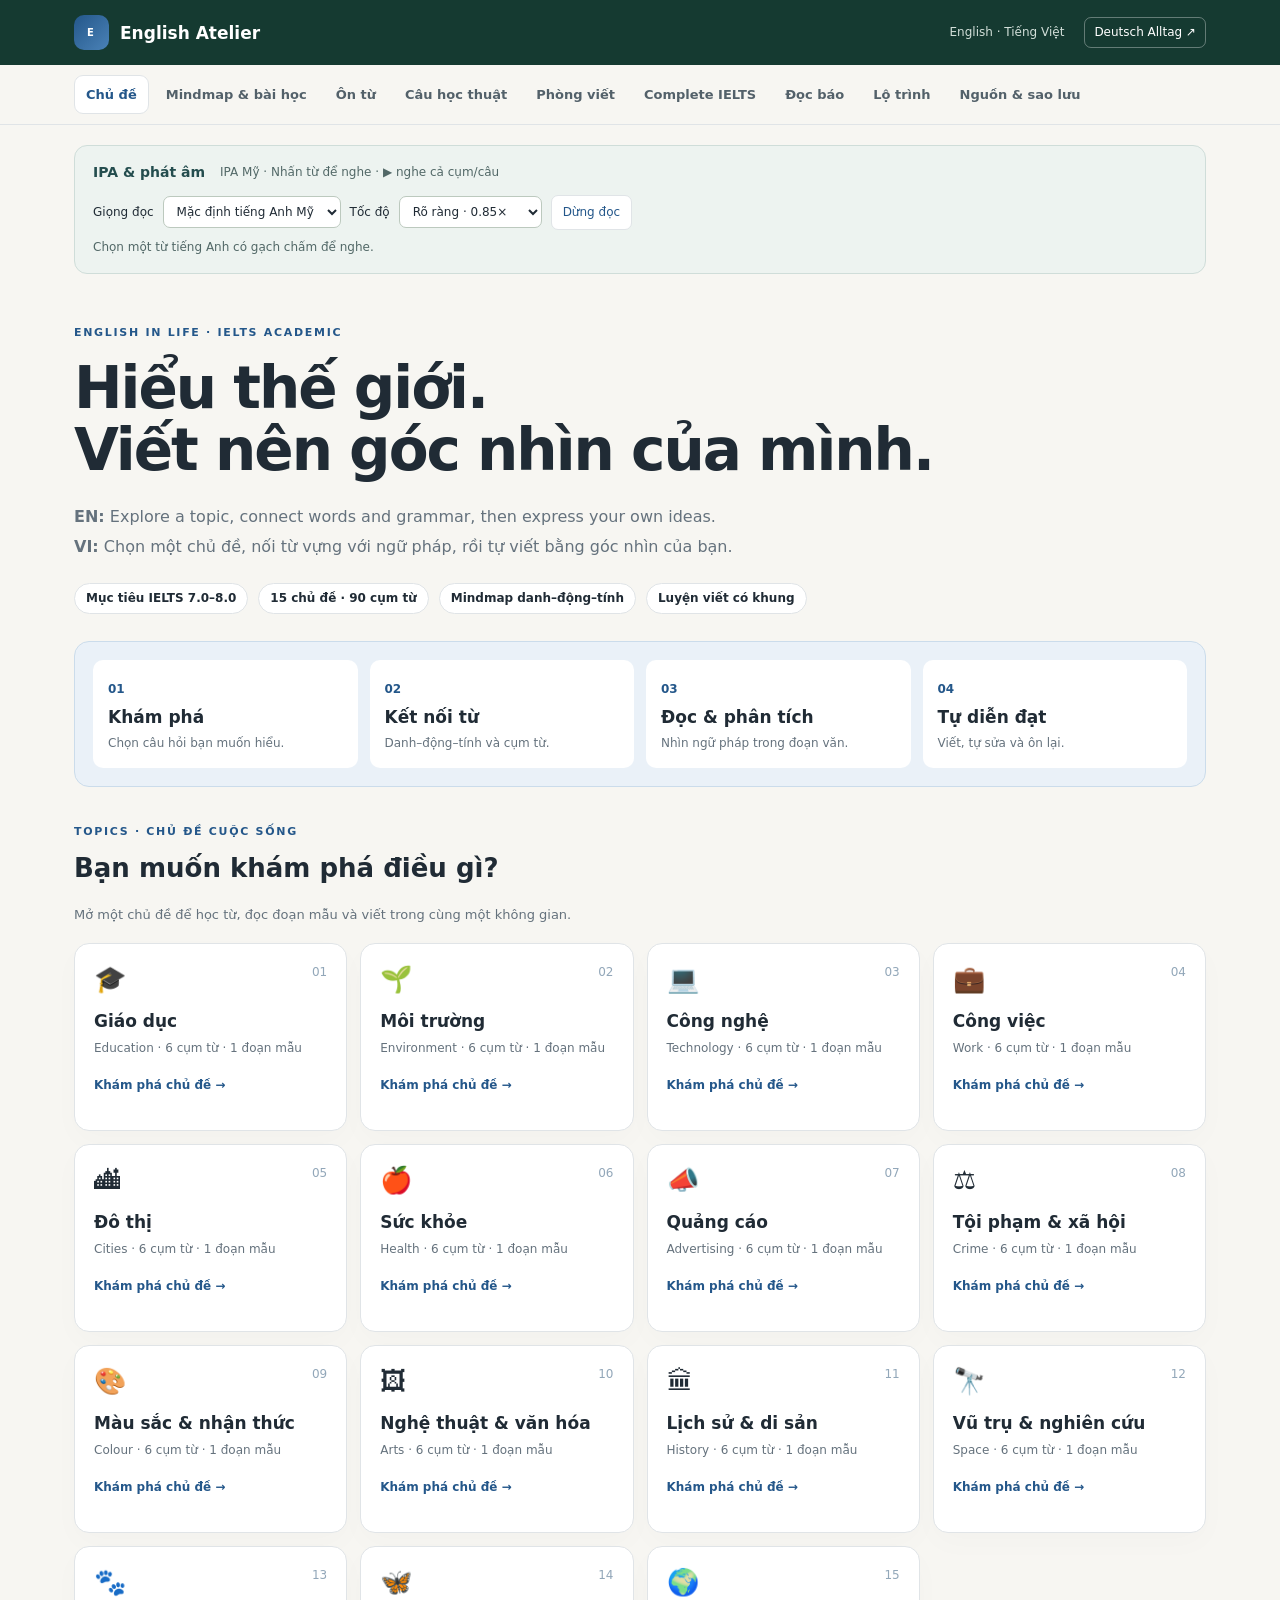
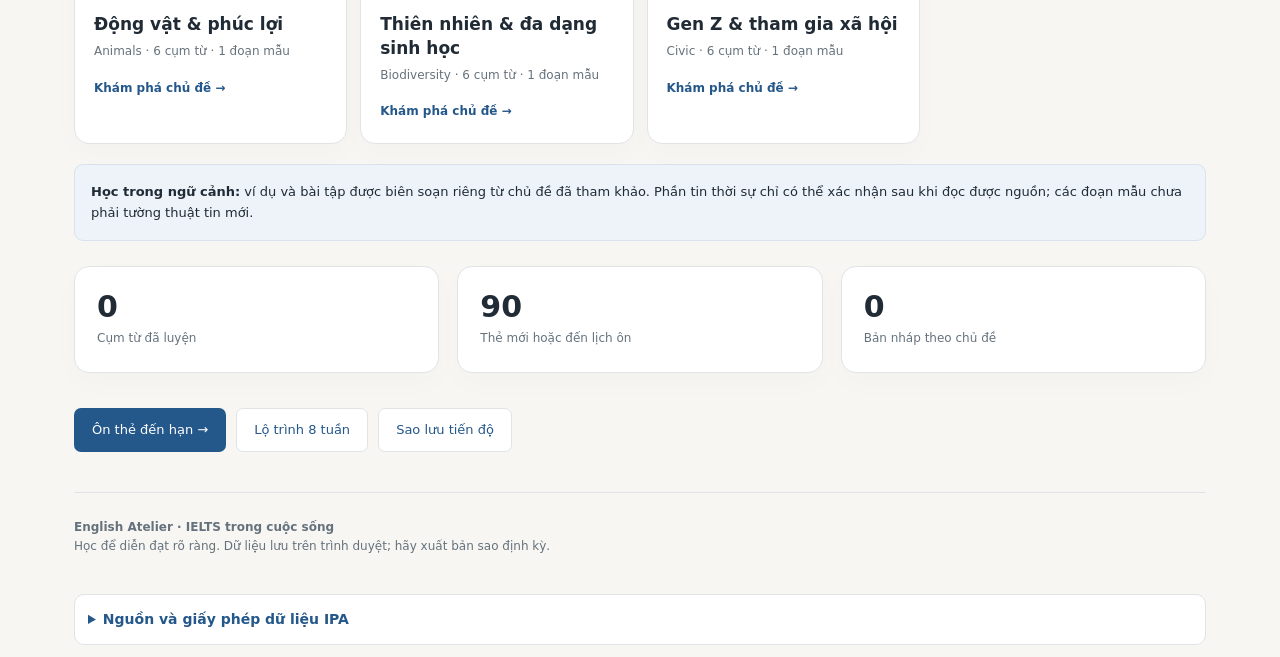
<file: English-Atelier.html>
<!doctype html>
<html lang="vi"><head><meta charset="utf-8"><meta name="viewport" content="width=device-width, initial-scale=1"><meta name="description" content="Học IELTS qua chủ đề: mindmap danh–động–tính, thẻ từ, ngữ pháp trong ngữ cảnh và xưởng viết cá nhân."><title>English Atelier · IELTS cá nhân</title><style>
:root{--ink:#173b34;--muted:#68756f;--green:#275c4e;--paper:#f7f8f2;--line:#dfe5db;--lime:#dbe8b8}*{box-sizing:border-box}body{margin:0;background:var(--paper);color:var(--ink);font:15px/1.65 system-ui,-apple-system,sans-serif}aside{width:250px;position:fixed;inset:0 auto 0 0;padding:32px 25px;border-right:1px solid var(--line);background:#fffefa}.brand{font:italic 54px Georgia;color:var(--green);text-decoration:none;display:flex;align-items:center;gap:12px}.brand span{font:600 10px/1.5 system-ui;letter-spacing:2px;max-width:100px}.eyebrow{font-size:10px;letter-spacing:1.5px;color:var(--muted);margin:45px 0 18px}nav a{display:block;text-decoration:none;color:var(--muted);padding:11px 12px;border-radius:8px;margin-bottom:5px}nav a.active,nav a:hover{background:#eaf0e3;color:var(--green)}.aside-note{margin-top:70px;font-size:12px}.aside-note p{color:var(--muted)}.dot{display:inline-block;width:7px;height:7px;background:#7c9650;border-radius:50%;margin-right:5px}main{margin-left:250px;padding:0 48px;max-width:1540px}header{display:flex;justify-content:space-between;gap:16px;align-items:center;padding:25px 0;border-bottom:1px solid var(--line);font-size:10px;letter-spacing:1.3px}.pill,.tag{display:inline-block;border:1px solid var(--line);padding:5px 12px;border-radius:30px;font-size:11px;letter-spacing:0;background:#fff}.hero{display:grid;grid-template-columns:1.35fr 1fr;gap:24px;margin:35px 0}.hero-copy{padding:25px 0}h1{font:normal 48px/1.16 Georgia,serif;letter-spacing:-1.7px;margin:16px 0}h1 em{color:#71804f}h2{font:normal 28px/1.3 Georgia;margin:7px 0 18px}h3{font-size:17px;line-height:1.4;margin:10px 0}p{margin:9px 0 18px}.subtle{color:var(--muted);font-size:13px}.label{font-size:11px;letter-spacing:1.6px;color:#6b7b55}.hero-art{border-radius:16px;background:var(--green);padding:34px;color:#fff;position:relative;overflow:hidden;min-height:270px}.hero-art:after{content:'aA';position:absolute;right:-10px;bottom:-65px;font:230px Georgia;color:#ffffff0b;pointer-events:none}.hero-art .label{color:var(--lime)}.hero-art blockquote{font:27px/1.45 Georgia;margin:24px 0}.hero-art p{color:#d1dfd5;font-size:12px;position:relative;z-index:1}button,.button{font:inherit;font-size:13px;padding:10px 17px;background:var(--green);color:white;border:1px solid transparent;border-radius:7px;cursor:pointer;text-decoration:none;display:inline-block}button:hover,.button:hover{filter:brightness(1.13)}button.secondary,.button.secondary{background:#fff;color:var(--green);border-color:var(--line)}button:disabled{opacity:.45;cursor:default}.row{display:flex;align-items:center;gap:10px;flex-wrap:wrap}.stats{display:grid;grid-template-columns:repeat(3,1fr);gap:18px;margin:20px 0 35px}.stat,.card{background:#fffefa;border:1px solid var(--line);border-radius:12px;padding:22px}.stat strong{font:32px Georgia;display:block}.stat span{color:var(--muted);font-size:12px}.grid{display:grid;grid-template-columns:repeat(2,minmax(0,1fr));gap:18px}.section-head{display:flex;align-items:center;justify-content:space-between;gap:15px;margin-top:32px}.section-head a{color:var(--green);font-size:12px}.topic-index{color:#99a584;font:27px Georgia;float:right}.card p{font-size:13px;color:var(--muted)}.card .example{font:19px/1.6 Georgia;color:var(--ink);border-left:3px solid var(--lime);padding-left:15px;margin:20px 0}.page-title{margin:38px 0 26px}.page-title h1{font-size:39px}.filters{margin:20px 0;display:flex;gap:10px;flex-wrap:wrap}input,select,textarea{font:inherit;color:var(--ink);background:#fff;border:1px solid #bcc9be;border-radius:7px;padding:10px;max-width:100%}input[type=search]{flex:1;min-width:160px}textarea{width:100%;min-height:280px;resize:vertical;line-height:1.8;margin:15px 0}.flash{max-width:720px;margin:24px auto;text-align:center;padding:42px}.flash h2{font-size:35px}.answer{background:#eef3e6;border-radius:10px;padding:20px;margin:20px 0}.hidden{display:none}.hint{background:#f0f2e9;border-radius:9px;padding:16px;font-size:13px;margin:20px 0}.warning{background:#fff1da}.progress{height:6px;background:#e8eddf;border-radius:10px;margin:16px 0}.progress i{height:100%;display:block;background:#8b9f65;border-radius:10px}label{font-size:13px}ul,ol{padding-left:22px}li{margin-bottom:9px}a{color:var(--green)}footer{font-size:11px;color:var(--muted);padding:35px 0;margin-top:35px;border-top:1px solid var(--line)}#notice:empty{display:none}#notice{background:#e6eedb;padding:10px 15px;border-radius:7px;margin-top:15px;font-size:13px}.check{display:flex;gap:12px;align-items:start;margin:15px 0}.check input{margin-top:6px}.small{font-size:12px}.file-label{border:1px solid var(--line);padding:9px 15px;border-radius:7px;background:white;cursor:pointer}.file-label input{display:none}button:focus-visible,a:focus-visible{outline:3px solid #a2b96c;outline-offset:3px}@media(min-width:1450px){main{margin-right:auto}}@media(max-width:1000px){aside{width:210px;padding:25px 15px}main{margin-left:210px;padding:0 25px}h1{font-size:39px}.hero{grid-template-columns:1fr}.hero-art{min-height:210px}}@media(max-width:650px){aside{position:static;width:100%;padding:12px 18px;border-right:0;border-bottom:1px solid var(--line)}.brand{font-size:34px}.eyebrow,.aside-note{display:none}nav{display:flex;overflow:auto;margin-top:10px;gap:4px}nav a{white-space:nowrap;font-size:12px;padding:8px}main{margin:0;padding:0 18px}header{font-size:8px;padding:15px 0}.pill{font-size:9px}.hero{margin:15px 0}.hero-copy{padding:12px 0}h1{font-size:36px}.stats{gap:8px}.stat{padding:14px}.stat strong{font-size:27px}.grid{grid-template-columns:1fr}.card{padding:20px}.flash{padding:25px 18px}.page-title h1{font-size:32px}}
.mindmap{background:#f0f3e9;border:1px solid var(--line);border-radius:14px;padding:25px;margin:25px 0}.map-root{background:var(--green);color:white;padding:15px 25px;border-radius:40px;text-align:center;max-width:270px;margin:0 auto 30px;position:relative;font:23px Georgia}.map-root:after{content:'';height:30px;border-left:1px solid #9cb087;position:absolute;bottom:-30px;left:50%}.branches{display:grid;grid-template-columns:repeat(3,minmax(0,1fr));gap:18px;border-top:1px solid #9cb087;padding-top:22px}.branch{min-width:0}.branch h3{margin-top:0;text-align:center;font-size:12px;letter-spacing:1px}.word-node{background:#fffefa;border-radius:8px;border:1px solid #d7e1c9;padding:12px;margin-bottom:10px;overflow-wrap:anywhere}.word-node strong{font-family:Georgia;font-size:19px}.word-node small{display:block;color:var(--muted)}.branch:nth-child(2) .word-node{background:#e8eee6}.branch:nth-child(3) .word-node{background:#f6f0df}.paragraph{font:21px/1.9 Georgia;border-left:3px solid #afc080;padding:10px 20px;color:var(--ink)}.grammar-row{margin-top:20px;padding-top:18px;border-top:1px solid var(--line)}.grammar-row q{color:var(--green);font-weight:600}.source-status{background:#fff2db;color:#715b32;padding:8px 12px;border-radius:7px;font-size:12px}.form-stack label{display:block;margin:15px 0 5px}.form-stack input,.form-stack select{width:100%}.form-stack textarea{min-height:110px;margin:5px 0}.article-entry{border-top:1px solid var(--line);margin-top:20px;padding-top:18px}.article-entry p{white-space:pre-wrap}.article-entry a{overflow-wrap:anywhere}.article-entry button{margin:8px 0}@media(max-width:650px){.mindmap{padding:15px}.branches{gap:7px}.word-node{padding:8px}.word-node strong{font-size:15px}.branch h3{font-size:10px}.paragraph{font-size:18px;padding:8px 15px}}
/* Topic-first presentation, informed by the user's Deutsch im Leben site. */
:root{--ink:#202b35;--muted:#65727d;--paper:#f7f6f2;--line:#e0e4e7;--green:#24578a;--lime:#d4e2f0}body{font:16px/1.65 system-ui,-apple-system,'Segoe UI',sans-serif}.site-top{background:#153a31;color:#fff}.site-top-inner{max-width:1180px;margin:auto;padding:15px 24px;display:flex;justify-content:space-between;align-items:center;gap:15px}.site-top .brand{font:800 17px system-ui;color:white;display:flex;gap:11px;align-items:center}.brand-mark{width:35px;height:35px;background:linear-gradient(135deg,#24578a,#4a82b7);border-radius:10px;display:grid;place-items:center;color:white}.top-tools{display:flex;align-items:center;gap:20px;font-size:12px;color:#d2dfd9}.top-tools a{color:white;text-decoration:none;border:1px solid #ffffff55;padding:5px 9px;border-radius:7px}.site-nav{position:sticky;top:0;z-index:10;border-bottom:1px solid var(--line);background:#f7f6f2f5;backdrop-filter:blur(12px)}.nav-inner{max-width:1180px;padding:10px 24px;margin:auto;display:flex;gap:5px;flex-wrap:wrap}.site-nav a{display:block;margin:0;padding:8px 11px;border:1px solid transparent;border-radius:9px;color:#53616a;font-weight:650;font-size:13px;text-decoration:none}.site-nav a.active,.site-nav a:hover{background:white;border-color:var(--line);color:var(--green)}main{margin:0 auto;max-width:1180px;padding:0 24px}.directory-hero{padding:44px 0 27px}.directory-hero h1{font:800 clamp(36px,5vw,58px)/1.08 system-ui;letter-spacing:-2px;margin:12px 0 20px;max-width:900px}.directory-hero .lead{max-width:860px;color:var(--muted);font-size:16px;line-height:1.9;margin-bottom:20px}.pill{font-size:12px;font-weight:650;padding:5px 11px}.label{color:var(--green);font-weight:750;letter-spacing:1.7px;font-size:11px}h2{font:750 26px/1.35 system-ui}h3{font-size:17px}.page-title h1{font:800 clamp(30px,4vw,43px)/1.15 system-ui;letter-spacing:-1.3px}.card,.stat{background:#fff;border-radius:15px;padding:22px;box-shadow:0 10px 30px #20332605}.learning-steps{display:grid;grid-template-columns:repeat(4,1fr);gap:12px;padding:18px;background:#eaf1f8;border:1px solid #cbdceb;border-radius:15px}.learning-steps>div{background:#fff;border-radius:10px;padding:15px}.learning-steps span{color:var(--green);font-weight:750;font-size:12px}.learning-steps h3{margin:4px 0}.learning-steps p{font-size:12px;color:var(--muted);margin:0}.topic-directory{display:grid;grid-template-columns:repeat(4,minmax(0,1fr));gap:13px}.topic-tile{display:block;text-decoration:none;background:white;border:1px solid var(--line);border-radius:15px;padding:19px;min-height:188px;box-shadow:0 10px 30px #20332605;transition:transform .15s,border-color .15s;color:var(--ink)}.topic-tile:hover{transform:translateY(-3px);border-color:#89abc9}.topic-icon{font-size:26px;display:inline-block;line-height:1.3}.topic-number{float:right;color:#92a7b9;font-size:12px}.topic-tile h3{font-size:17px;margin:13px 0 5px}.topic-tile p{font-size:12px;color:var(--muted);margin:0 0 12px}.topic-open{font-size:12px;color:var(--green);font-weight:750}.stats{margin-top:25px}.stat strong{font:750 30px system-ui}.topic-page-head{display:flex;align-items:flex-start;justify-content:space-between;gap:22px;border-bottom:1px solid var(--line);padding-bottom:18px}.topic-page-head>div{max-width:800px}.topic-page-head .button{white-space:nowrap}.lesson-tabs{display:flex;gap:8px;flex-wrap:wrap;padding:16px 0}.lesson-tabs button{background:white;color:var(--ink);border:1px solid var(--line);font-weight:700}.lesson-tabs button.active{background:var(--green);color:white;border-color:var(--green)}.lesson-panel{background:#eef3f8;border:1px solid #d6e1eb;border-radius:17px;padding:18px}.lesson-panel.hidden{display:none}.mindmap{margin-top:0;background:#eaf1f8;border-color:#ccdae7}.map-root{font:750 24px system-ui}.map-root:after,.branches{border-color:#9bb5cd}.word-node{background:#fff!important;border-color:#d1dfeb}.word-node strong{font:700 19px system-ui}.branch:nth-child(2) .word-node{background:#eff6fb!important}.branch:nth-child(3) .word-node{background:#fff9e9!important}.word-node small{font-size:11px}.read-layout{display:grid;grid-template-columns:minmax(0,1.45fr) minmax(0,.7fr);gap:16px}.perspective.card{position:static;inset:auto;width:auto;margin:0;min-width:0;background:#fff;padding:22px;border:1px solid var(--line)}.perspective ol{font-size:13px;color:var(--muted)}.paragraph{font:19px/1.9 system-ui;border-color:#94b3d2}.card .example{font:17px/1.75 system-ui;border-color:#a9c2da}.card p{font-size:14px}.hint,.answer{background:#edf3f9;border:1px solid #d8e3ed}.hint.warning{background:#fff1da}.flash h2{font:750 32px system-ui}.flash{background:white}.study-disclosure,.grammar-row{border:1px solid var(--line);border-radius:10px;padding:13px;margin:12px 0;background:#fff}.study-disclosure summary,.grammar-row summary{cursor:pointer;color:var(--green);font-size:14px;font-weight:750}.study-disclosure p{margin-top:15px}.grammar-row[open] summary{padding-bottom:12px;border-bottom:1px solid var(--line)}.grammar-number{color:#7f9ab1;margin-right:9px}.study-disclosure .paragraph{margin-top:15px}footer{font-size:12px;margin-top:40px;padding:25px 0}.page-title{margin-top:32px}.section-head{margin-top:30px}.topic-page-head h2{margin-top:6px}
@media(max-width:950px){main{margin:0 auto;padding:0 22px}.topic-directory{grid-template-columns:repeat(3,minmax(0,1fr))}.read-layout{grid-template-columns:1fr}.nav-inner{flex-wrap:nowrap;overflow-x:auto}.site-nav a{white-space:nowrap}.topic-page-head{flex-wrap:wrap}}
@media(max-width:650px){main{margin:0;padding:0 16px}.site-top-inner{padding:13px 16px}.site-top .brand{font-size:15px}.top-tools{font-size:10px;gap:8px}.top-tools>span{display:none}.nav-inner{padding:9px 16px}.directory-hero{padding-top:28px}.directory-hero h1{font-size:36px;letter-spacing:-1.4px}.directory-hero .lead{font-size:14px}.learning-steps{grid-template-columns:repeat(2,1fr);padding:10px;gap:8px}.learning-steps>div{padding:12px}.learning-steps h3{font-size:14px}.topic-directory{grid-template-columns:repeat(2,minmax(0,1fr));gap:10px}.topic-tile{padding:14px;min-height:195px}.topic-tile h3{font-size:16px}.topic-tile p{font-size:11px}.topic-open{font-size:11px}.lesson-panel{padding:10px}.lesson-tabs{display:grid;grid-template-columns:repeat(2,minmax(0,1fr));gap:7px}.lesson-tabs button{padding:10px 7px;font-size:12px}.card,.perspective.card{padding:17px}.paragraph{font-size:17px;padding-left:12px}.word-node strong{font-size:14px}.branch h3{font-size:9px}.word-node small{font-size:10px}.topic-page-head .subtle{font-size:12px}.topic-page-head h2{font-size:25px}}
/* Pronunciation and a stronger, muted teal verb column. */
.speech-controls{margin:20px 0 0;border:1px solid #cfddd9;background:#edf3f0;border-radius:13px;padding:15px 18px}.speech-intro{display:flex;align-items:center;gap:15px;flex-wrap:wrap}.speech-intro strong{color:#244d4e;font-size:14px}.speech-intro span{font-size:12px;color:#526867}.speech-options{display:flex;align-items:center;gap:9px;flex-wrap:wrap;margin-top:10px}.speech-options label{font-size:12px}.speech-options select{font-size:12px;padding:7px 9px;max-width:310px}.speech-options button{font-size:12px;padding:7px 11px}#speech-status{font-size:12px;color:#526867;margin:8px 0 0;overflow-wrap:anywhere}.speak-word{appearance:none;background:transparent!important;border:0!important;border-radius:2px;padding:0!important;margin:0;color:inherit!important;font:inherit;line-height:inherit;display:inline;cursor:pointer;text-align:inherit;text-decoration:underline;text-decoration-style:dotted;text-decoration-color:#719c9e;text-underline-offset:.22em;text-decoration-thickness:1px}.speak-word:hover{color:#24578a!important;text-decoration-style:solid;filter:none}.speak-word:focus-visible{outline:3px solid #93b4cb;outline-offset:3px}.word-pron{display:inline-flex;flex-direction:column;vertical-align:top;max-width:100%}.ipa-line{display:block;font-family:'Segoe UI','DejaVu Sans','Arial Unicode MS',sans-serif;font-size:13px;line-height:1.65;font-weight:400;font-style:normal;letter-spacing:0;color:#526870;margin-top:5px;overflow-wrap:anywhere}.term-pron{display:block}.term-top{display:block}.term-pron .ipa-line{font-size:14px}.listen-whole{display:inline-flex;align-items:center;justify-content:center;vertical-align:middle;background:#e8f0f5;color:#2b5b7c;border:1px solid #cbdae6;border-radius:50%;font-size:10px;padding:0;width:28px;height:28px;min-width:28px;line-height:1;margin-left:6px}.listen-whole:hover{background:#d8e8ef;filter:none}.family-heading{display:flex;align-items:flex-start;gap:10px;flex-wrap:wrap;margin-top:22px}.family-heading .word-pron{max-width:40%}.family-arrow{color:#8ba1a6;font-size:15px}.word-node .word-pron{display:flex}.word-node .ipa-line{font-size:13px;margin-top:5px}.branch:nth-child(2) .word-node{background:#365e63!important;border-color:#2d5257;color:#fff}.branch:nth-child(2) .word-node small,.branch:nth-child(2) .ipa-line{color:#e0efeb}.branch:nth-child(2) .speak-word{text-decoration-color:#b2d4ce}.branch:nth-child(2) .speak-word:hover{color:#fff6d9!important}.branch:nth-child(2)>h3{color:#2f575d}.empty-form{font-weight:400;color:#84999b}.branch:nth-child(2) .empty-form{color:#bfd2d0}.speech-popover{position:fixed;z-index:30;right:22px;bottom:20px;width:min(430px,calc(100vw - 32px));max-height:45vh;overflow:auto;background:#fffefa;border:1px solid #bccfcb;border-radius:16px;box-shadow:0 12px 45px #16393333;padding:22px;color:#203738}.speech-popover[hidden]{display:none}.speech-popover h3{font-size:23px;line-height:1.4;margin:10px 30px 10px 0;overflow-wrap:anywhere}#spoken-ipa{font:18px/1.7 'Segoe UI','DejaVu Sans',sans-serif;color:#2b5c64;overflow-wrap:anywhere;margin-bottom:10px}#spoken-note{font-size:12px;color:#687b7c}#speech-close{position:absolute;top:10px;right:12px;background:transparent;color:#3b6567;border:0;padding:1px 9px;font-size:25px}.speech-popover .row>a{font-size:12px}.extra-vocabulary .family-heading{padding-top:15px;border-top:1px solid var(--line)}.flash .term-pron .ipa-line{font-size:17px}.flash .term-top .listen-whole{width:34px;height:34px}.flash .speak-word{line-height:1.5}
@media(max-width:650px){.speech-controls{padding:12px}.speech-options{gap:7px}.speech-options select{max-width:100%;min-width:0}#speech-voice{flex:1;max-width:calc(100% - 66px)}.speech-intro{gap:3px}.speech-intro span{font-size:11px}.family-heading{gap:7px;font-size:15px}.family-heading .ipa-line{font-size:11px}.word-node{padding:10px 7px}.word-node .ipa-line{font-size:11px;line-height:1.65}.word-node .speak-word{font-size:14px;overflow-wrap:anywhere}.speech-popover{right:16px;bottom:12px;padding:18px;max-height:42vh}.speech-popover h3{font-size:20px}.term-pron .ipa-line{font-size:13px}.flash .term-pron .ipa-line{font-size:14px}.family-heading .word-pron{max-width:42%}}
/* Align each word family across noun, verb and adjective, including empty slots. */
@supports (grid-template-rows:subgrid){.branches{grid-template-rows:auto repeat(var(--map-family-count),auto);row-gap:10px}.branch{display:grid;grid-template-rows:subgrid;grid-row:1 / -1;row-gap:10px}.branch>.word-node{margin:0;height:100%}.branch>h3{align-self:center;margin:0;padding:0 0 8px}}
.license-disclosure pre{white-space:pre-wrap;overflow-wrap:anywhere;font:12px/1.7 system-ui;color:var(--muted)}
/* A sentence and Vietnamese meaning live inside each word box. */
.branches{display:block;padding-top:20px}.branch-heads,.map-family{display:grid;grid-template-columns:repeat(3,minmax(0,1fr));gap:18px}.branch-heads{margin:0 0 13px}.branch-heads h3{font-size:12px;letter-spacing:1px;text-align:center;margin:0}.map-family{margin:0 0 14px;align-items:stretch}.map-family .word-node{margin:0;padding:15px;min-width:0;height:auto}.map-family .word-node[data-pos="verb"]{background:#365e63!important;border-color:#2d5257;color:#fff}.map-family .word-node[data-pos="adjective"]{background:#fff9e9!important}.word-node[data-pos="verb"] small,.word-node[data-pos="verb"] .ipa-line{color:#e0efeb}.word-node[data-pos="verb"] .speak-word{text-decoration-color:#bedbd5}.word-node[data-pos="verb"] .speak-word:hover{color:#fff6d9!important}.node-example{border-top:1px solid #d7e0df;margin-top:13px;padding-top:12px}.node-example p{margin:0 0 9px;font-size:13px;line-height:1.8}.node-example-en{color:#233c40}.node-example-vi{color:#5b6e70}.example-label{font-size:9px;font-weight:750;letter-spacing:.8px;color:#6d8587}.node-example .example-focus{font-weight:750}.node-example .listen-whole{width:24px;height:24px;min-width:24px;font-size:9px;margin-left:3px}.node-note{border-left:2px solid #9db5bc;padding-left:9px;font-size:11px!important;color:#577174}.word-node[data-pos="verb"] .node-example{border-color:#698a8c}.word-node[data-pos="verb"] .node-example-en{color:#f6fcfa}.word-node[data-pos="verb"] .node-example-vi,.word-node[data-pos="verb"] .example-label{color:#d8e8e3}.word-node[data-pos="verb"] .node-note{color:#e6efea;border-color:#abcac2}.word-node[data-pos="verb"] .listen-whole{color:#fff;background:#ffffff1a;border-color:#91afab}.word-empty{opacity:.65;display:flex;flex-direction:column;justify-content:center}.empty-note{font-size:11px;color:#6b8185;margin:12px 0}.word-empty[data-pos="verb"] .empty-note{color:#d4e3df}.node-pos{display:none}.collocation-grid{display:grid;grid-template-columns:repeat(2,minmax(0,1fr));gap:20px;margin:22px 0}.collocation-item{border:1px solid var(--line);border-radius:12px;padding:19px;background:#fbfcfa}.collocation-item h3{margin-top:0}.collocation-item .collocation-usage{font-size:13px;color:#4d6b76;font-weight:650}.collocation-item .example{font-size:15px}.collocation-section .subtle{font-size:13px}
@media(max-width:650px){.branch-heads{display:none}.map-family{grid-template-columns:1fr;gap:9px;border:1px solid #c8d8e0;background:#e2ecf2;border-radius:14px;padding:10px;margin-bottom:17px}.map-family .word-node{padding:16px}.node-pos{display:block;font-size:10px;letter-spacing:.8px;text-transform:uppercase;color:#607e89;font-weight:750;margin-bottom:9px}.word-node[data-pos="verb"] .node-pos{color:#c8e4db}.word-node .speak-word{font-size:inherit}.word-node>strong .speak-word{font-size:19px}.word-node .ipa-line{font-size:13px}.word-node .node-example .speak-word{font-size:14px}.node-example p{font-size:14px}.node-example-vi{font-size:13px!important}.map-family .word-empty{padding:12px 16px}.word-empty .empty-note{margin:5px 0 0}.word-empty .node-pos{margin-bottom:3px}.collocation-grid{grid-template-columns:1fr;gap:12px}.collocation-item{padding:16px}.map-root{font-size:23px}.map-family .word-node small{font-size:12px}.mindmap{padding:12px}}
.example-translation{font-size:14px!important;line-height:1.8!important;color:#35575a!important;background:#e8f1eb;border-left:3px solid #86a69a;padding:11px 14px;margin:0 0 20px!important;border-radius:0 8px 8px 0}.translation-label{display:block;font-size:10px;letter-spacing:.9px;text-transform:uppercase;font-weight:750;color:#58796f;margin-bottom:3px}.usage-translation{font-size:13px!important;color:#56716d!important;line-height:1.8}.flash .usage-translation{margin-top:-8px}.collocation-item .example-translation{font-size:13px!important}.collocation-item .usage-translation{margin-top:-8px}
.paragraph-translation{font-size:15px!important;line-height:1.9;color:#35575a!important;background:#e8f1eb;border:1px solid #d1e2d6;padding:17px;border-radius:10px;white-space:normal}.paragraph-translation .translation-label{margin-bottom:9px}

</style></head>
<body><div class="site-top"><div class="site-top-inner"><a class="brand" href="#home"><span class="brand-mark">E</span> English Atelier</a><div class="top-tools"><span>English · Tiếng Việt</span><a href="https://hongmy2102.github.io/deutsch-alltag/" target="_blank" rel="noopener noreferrer">Deutsch Alltag ↗</a></div></div></div>
<nav class="site-nav" aria-label="Điều hướng"><div class="nav-inner"><a href="#home">Chủ đề</a><a href="#topics">Mindmap & bài học</a><a href="#vocab">Ôn từ</a><a href="#patterns">Câu học thuật</a><a href="#writing">Phòng viết</a><a href="#book">Complete IELTS</a><a href="#reading">Đọc báo</a><a href="#plan">Lộ trình</a><a href="#sources">Nguồn & sao lưu</a></div></nav>
<main><div id="notice" role="status"></div><div id="speech-controls" class="speech-controls"></div><div id="view"></div><footer><strong>English Atelier · IELTS trong cuộc sống</strong><br>Học để diễn đạt rõ ràng. Dữ liệu lưu trên trình duyệt; hãy xuất bản sao định kỳ.</footer><details class="study-disclosure license-disclosure" id="ipa-license"><summary>Nguồn và giấy phép dữ liệu IPA</summary><pre># IPA pronunciation data

The General American IPA subset in phonetics.js is derived from:
https://github.com/open-dict-data/ipa-dict (data/en_US.txt).

The upstream README attributes the US data to lingz/cmudict-ipa with stress markers from kylebgorman/syllabify. British spellings are mapped to their US equivalents where appropriate. A small number of missing forms and the Education mindmap citation forms have editorial transcriptions. No UK/RP dataset is included.

IPA entries are dictionary citation forms. Joining entries for a phrase does not transcribe connected speech or guarantee that a selected synthetic voice uses exactly that pronunciation. Pronunciation audio is produced by the user&#x27;s browser/OS speech engine, not recordings from Cambridge or another dictionary.

The MIT License (MIT)

Copyright (c) 2016 dohliam

Permission is hereby granted, free of charge, to any person obtaining a copy
of this software and associated documentation files (the &quot;Software&quot;), to deal
in the Software without restriction, including without limitation the rights
to use, copy, modify, merge, publish, distribute, sublicense, and/or sell
copies of the Software, and to permit persons to whom the Software is
furnished to do so, subject to the following conditions:

The above copyright notice and this permission notice shall be included in all
copies or substantial portions of the Software.

THE SOFTWARE IS PROVIDED &quot;AS IS&quot;, WITHOUT WARRANTY OF ANY KIND, EXPRESS OR
IMPLIED, INCLUDING BUT NOT LIMITED TO THE WARRANTIES OF MERCHANTABILITY,
FITNESS FOR A PARTICULAR PURPOSE AND NONINFRINGEMENT. IN NO EVENT SHALL THE
AUTHORS OR COPYRIGHT HOLDERS BE LIABLE FOR ANY CLAIM, DAMAGES OR OTHER
LIABILITY, WHETHER IN AN ACTION OF CONTRACT, TORT OR OTHERWISE, ARISING FROM,
OUT OF OR IN CONNECTION WITH THE SOFTWARE OR THE USE OR OTHER DEALINGS IN THE
SOFTWARE.</pre></details></main><script>
window.COURSE = {
  "topics": [
    {
      "id": "Education",
      "name": "Giáo dục",
      "idea": "Education should combine practical skills with equal access to learning.",
      "note": "Học nghề giúp đáp ứng nhu cầu lao động; đại học phát triển kiến thức chuyên sâu. Chọn lập luận phù hợp với câu hỏi thay vì khẳng định một con đường luôn tốt hơn."
    },
    {
      "id": "Environment",
      "name": "Môi trường",
      "idea": "Environmental policy works best when infrastructure supports individual choices.",
      "note": "Thuế nhiên liệu có thể giảm nhu cầu, nhưng cần phương tiện công cộng phù hợp để người thu nhập thấp có lựa chọn."
    },
    {
      "id": "Technology",
      "name": "Công nghệ",
      "idea": "Digital tools can widen access, but their benefits depend on how they are used.",
      "note": "Học trực tuyến tăng tính linh hoạt; giáo viên vẫn cần hướng dẫn, phản hồi và hỗ trợ người thiếu kỹ năng số."
    },
    {
      "id": "Work",
      "name": "Công việc",
      "idea": "Job security and job satisfaction meet different needs and can reinforce each other.",
      "note": "Thu nhập ổn định giúp lập kế hoạch; quyền tự chủ và cơ hội phát triển giúp duy trì động lực. Cân nhắc hoàn cảnh của người lao động."
    },
    {
      "id": "Cities",
      "name": "Đô thị",
      "idea": "Better transport and housing can make growing cities more liveable.",
      "note": "Đô thị tập trung cơ hội việc làm nhưng tăng áp lực nhà ở; phân tích nguyên nhân và giải pháp cụ thể, không chỉ liệt kê vấn đề."
    },
    {
      "id": "Health",
      "name": "Sức khỏe",
      "idea": "Prevention and treatment should complement each other.",
      "note": "Thông tin dinh dưỡng hữu ích nhưng giá thực phẩm và môi trường sống cũng ảnh hưởng lựa chọn. Tránh coi béo phì chỉ là lỗi cá nhân."
    },
    {
      "id": "Advertising",
      "name": "Quảng cáo",
      "idea": "Advertising informs consumers, but vulnerable audiences may need protection.",
      "note": "Phân biệt chức năng cung cấp thông tin với quảng cáo gây hiểu nhầm; cân nhắc quy định đối với quảng cáo hướng tới trẻ em."
    },
    {
      "id": "Crime",
      "name": "Tội phạm & xã hội",
      "idea": "Effective responses to crime combine prevention, proportionate punishment and rehabilitation.",
      "note": "Đào tạo nghề hỗ trợ tái hòa nhập nhưng không thay thế mọi hình phạt; giải thích cơ chế và cân nhắc mức độ nghiêm trọng của hành vi."
    },
    {
      "id": "Colour",
      "name": "Màu sắc & nhận thức",
      "idea": "Colour can guide attention, but its meaning depends on context and accessibility.",
      "note": "Màu sắc ảnh hưởng thiết kế và khả năng đọc; tránh khẳng định một màu có cùng ý nghĩa trong mọi văn hóa."
    },
    {
      "id": "Arts",
      "name": "Nghệ thuật & văn hóa",
      "idea": "Art can enrich public life, but funding decisions still require clear priorities.",
      "note": "Phân tích giá trị văn hóa và khả năng tiếp cận cùng chi phí cơ hội. Không mặc định nghệ thuật luôn kém quan trọng hơn dịch vụ thiết yếu."
    },
    {
      "id": "History",
      "name": "Lịch sử & di sản",
      "idea": "Historical evidence helps explain the past, but interpretations need to remain open to revision.",
      "note": "Kết nối bảo tồn di sản với bằng chứng, giáo dục và du lịch; phân biệt historic (có ý nghĩa lịch sử) với historical (thuộc lịch sử)."
    },
    {
      "id": "Space",
      "name": "Vũ trụ & nghiên cứu",
      "idea": "Space research offers scientific possibilities, while public budgets require accountable choices.",
      "note": "Thảo luận nghiên cứu dài hạn và nhu cầu trước mắt. Không khẳng định lợi ích công nghệ cụ thể nếu chưa kiểm chứng nguồn."
    },
    {
      "id": "Animals",
      "name": "Động vật & phúc lợi",
      "idea": "Animal welfare debates require attention to suffering, habitat needs and the purposes of human intervention.",
      "note": "Kết nối thú nuôi, động vật hoang dã, vườn thú và nghiên cứu. Animal welfare nói về điều kiện sống/phúc lợi; animal rights nói về quyền hoặc lập trường đạo đức, không đồng nghĩa hoàn toàn."
    },
    {
      "id": "Biodiversity",
      "name": "Thiên nhiên & đa dạng sinh học",
      "idea": "Healthy ecosystems depend on relationships among species and the conditions that support them.",
      "note": "Đi từ loài đến hệ sinh thái: môi trường sống, thụ phấn, phục hồi thiên nhiên. Với tin về số lượng loài hoặc mức suy giảm, luôn kiểm tra địa điểm, mốc năm và phương pháp đo."
    },
    {
      "id": "Civic",
      "name": "Gen Z & tham gia xã hội",
      "idea": "Public debate becomes clearer when claims about protest movements are supported by specific evidence.",
      "note": "Tìm hiểu biểu tình, tiếng nói người trẻ và đại diện chính trị. Chưa xác minh cuộc biểu tình cụ thể ở châu Âu; tuổi người tham gia, nguyên nhân và quy mô cần nguồn riêng."
    }
  ],
  "words": [
    {
      "id": "w0-0",
      "topic": "Education",
      "term": "equal access to education",
      "meaning": "cơ hội tiếp cận giáo dục bình đẳng",
      "example": "Public funding can promote equal access to education.",
      "usage": "promote / improve access to",
      "exampleVi": "Nguồn kinh phí công có thể thúc đẩy cơ hội tiếp cận giáo dục bình đẳng.",
      "usageVi": "thúc đẩy / cải thiện khả năng tiếp cận với…"
    },
    {
      "id": "w0-1",
      "topic": "Education",
      "term": "vocational training",
      "meaning": "đào tạo nghề",
      "example": "Vocational training equips learners with practical skills.",
      "usage": "provide / receive vocational training",
      "exampleVi": "Đào tạo nghề trang bị cho người học các kỹ năng thực tế.",
      "usageVi": "cung cấp / tham gia đào tạo nghề"
    },
    {
      "id": "w0-2",
      "topic": "Education",
      "term": "broaden one’s horizons",
      "meaning": "mở rộng tầm nhìn",
      "example": "Studying abroad can broaden students’ horizons.",
      "usage": "can broaden students’ horizons",
      "exampleVi": "Du học có thể mở rộng tầm nhìn của sinh viên.",
      "usageVi": "có thể mở rộng tầm nhìn của sinh viên"
    },
    {
      "id": "w0-3",
      "topic": "Education",
      "term": "academic achievement",
      "meaning": "thành tích học tập",
      "example": "Regular feedback may improve academic achievement.",
      "usage": "improve academic achievement",
      "exampleVi": "Phản hồi thường xuyên có thể cải thiện thành tích học tập.",
      "usageVi": "cải thiện thành tích học tập"
    },
    {
      "id": "w0-4",
      "topic": "Education",
      "term": "a structured curriculum",
      "meaning": "chương trình học có hệ thống",
      "example": "Young learners benefit from a structured curriculum.",
      "usage": "benefit from a structured curriculum",
      "exampleVi": "Người học nhỏ tuổi được hưởng lợi từ chương trình học có hệ thống.",
      "usageVi": "được hưởng lợi từ chương trình học có hệ thống"
    },
    {
      "id": "w0-5",
      "topic": "Education",
      "term": "critical thinking",
      "meaning": "tư duy phản biện",
      "example": "Classroom debates help develop critical thinking.",
      "usage": "develop critical thinking",
      "exampleVi": "Thảo luận tranh biện trong lớp giúp phát triển tư duy phản biện.",
      "usageVi": "phát triển tư duy phản biện"
    },
    {
      "id": "w1-0",
      "topic": "Environment",
      "term": "renewable energy",
      "meaning": "năng lượng tái tạo",
      "example": "Investment in renewable energy can reduce reliance on fossil fuels.",
      "usage": "invest in renewable energy",
      "exampleVi": "Đầu tư vào năng lượng tái tạo có thể giảm sự phụ thuộc vào nhiên liệu hóa thạch.",
      "usageVi": "đầu tư vào năng lượng tái tạo"
    },
    {
      "id": "w1-1",
      "topic": "Environment",
      "term": "carbon emissions",
      "meaning": "lượng khí thải carbon",
      "example": "Reliable public transport can help cut carbon emissions.",
      "usage": "cut / reduce carbon emissions",
      "exampleVi": "Giao thông công cộng đáng tin cậy có thể giúp cắt giảm lượng khí thải carbon.",
      "usageVi": "cắt giảm / giảm lượng khí thải carbon"
    },
    {
      "id": "w1-2",
      "topic": "Environment",
      "term": "natural habitats",
      "meaning": "môi trường sống tự nhiên",
      "example": "Urban expansion can destroy natural habitats.",
      "usage": "protect / destroy natural habitats",
      "exampleVi": "Sự mở rộng đô thị có thể phá hủy môi trường sống tự nhiên.",
      "usageVi": "bảo vệ / phá hủy môi trường sống tự nhiên"
    },
    {
      "id": "w1-3",
      "topic": "Environment",
      "term": "sustainable development",
      "meaning": "phát triển bền vững",
      "example": "Long-term planning is essential for sustainable development.",
      "usage": "promote sustainable development",
      "exampleVi": "Quy hoạch dài hạn là điều thiết yếu đối với phát triển bền vững.",
      "usageVi": "thúc đẩy phát triển bền vững"
    },
    {
      "id": "w1-4",
      "topic": "Environment",
      "term": "resource depletion",
      "meaning": "sự cạn kiệt tài nguyên",
      "example": "Excessive consumption accelerates resource depletion.",
      "usage": "accelerate resource depletion",
      "exampleVi": "Tiêu dùng quá mức đẩy nhanh sự cạn kiệt tài nguyên.",
      "usageVi": "đẩy nhanh sự cạn kiệt tài nguyên"
    },
    {
      "id": "w1-5",
      "topic": "Environment",
      "term": "wildlife conservation",
      "meaning": "bảo tồn động vật hoang dã",
      "example": "Habitat protection is central to wildlife conservation.",
      "usage": "support wildlife conservation",
      "exampleVi": "Bảo vệ môi trường sống giữ vai trò trung tâm trong bảo tồn động vật hoang dã.",
      "usageVi": "hỗ trợ bảo tồn động vật hoang dã"
    },
    {
      "id": "w2-0",
      "topic": "Technology",
      "term": "digital literacy",
      "meaning": "năng lực sử dụng công nghệ số",
      "example": "Digital literacy helps users evaluate online information.",
      "usage": "improve digital literacy",
      "exampleVi": "Năng lực sử dụng công nghệ số giúp người dùng đánh giá thông tin trực tuyến.",
      "usageVi": "nâng cao năng lực sử dụng công nghệ số"
    },
    {
      "id": "w2-1",
      "topic": "Technology",
      "term": "distance learning",
      "meaning": "học từ xa",
      "example": "Distance learning offers flexibility to working adults.",
      "usage": "offer distance learning",
      "exampleVi": "Học từ xa mang lại sự linh hoạt cho người trưởng thành đang đi làm.",
      "usageVi": "cung cấp hình thức học từ xa"
    },
    {
      "id": "w2-2",
      "topic": "Technology",
      "term": "data privacy",
      "meaning": "quyền riêng tư dữ liệu",
      "example": "Schools should protect students’ data privacy.",
      "usage": "protect data privacy",
      "exampleVi": "Trường học nên bảo vệ quyền riêng tư dữ liệu của học sinh.",
      "usageVi": "bảo vệ quyền riêng tư dữ liệu"
    },
    {
      "id": "w2-3",
      "topic": "Technology",
      "term": "automation",
      "meaning": "tự động hóa",
      "example": "Automation may replace some routine tasks.",
      "usage": "invest in automation",
      "exampleVi": "Tự động hóa có thể thay thế một số công việc thường lệ.",
      "usageVi": "đầu tư vào tự động hóa"
    },
    {
      "id": "w2-4",
      "topic": "Technology",
      "term": "the digital divide",
      "meaning": "khoảng cách số",
      "example": "Affordable internet access can narrow the digital divide.",
      "usage": "bridge / narrow the digital divide",
      "exampleVi": "Khả năng tiếp cận Internet với chi phí phù hợp có thể thu hẹp khoảng cách số.",
      "usageVi": "xóa bỏ / thu hẹp khoảng cách số"
    },
    {
      "id": "w2-5",
      "topic": "Technology",
      "term": "reliable sources",
      "meaning": "nguồn đáng tin cậy",
      "example": "Students should compare information from reliable sources.",
      "usage": "consult reliable sources",
      "exampleVi": "Sinh viên nên đối chiếu thông tin từ những nguồn đáng tin cậy.",
      "usageVi": "tham khảo nguồn đáng tin cậy"
    },
    {
      "id": "w3-0",
      "topic": "Work",
      "term": "job satisfaction",
      "meaning": "sự hài lòng trong công việc",
      "example": "Greater autonomy may improve job satisfaction.",
      "usage": "improve job satisfaction",
      "exampleVi": "Quyền tự chủ cao hơn có thể cải thiện sự hài lòng trong công việc.",
      "usageVi": "cải thiện sự hài lòng trong công việc"
    },
    {
      "id": "w3-1",
      "topic": "Work",
      "term": "job security",
      "meaning": "sự ổn định việc làm",
      "example": "Job security allows workers to plan for the future.",
      "usage": "provide job security",
      "exampleVi": "Sự ổn định việc làm cho phép người lao động lập kế hoạch cho tương lai.",
      "usageVi": "bảo đảm sự ổn định việc làm"
    },
    {
      "id": "w3-2",
      "topic": "Work",
      "term": "work–life balance",
      "meaning": "cân bằng công việc và cuộc sống",
      "example": "Flexible hours can improve work–life balance.",
      "usage": "maintain a healthy work–life balance",
      "exampleVi": "Giờ làm linh hoạt có thể cải thiện sự cân bằng giữa công việc và cuộc sống.",
      "usageVi": "duy trì sự cân bằng lành mạnh giữa công việc và cuộc sống"
    },
    {
      "id": "w3-3",
      "topic": "Work",
      "term": "employment prospects",
      "meaning": "triển vọng việc làm",
      "example": "Relevant qualifications can improve employment prospects.",
      "usage": "improve employment prospects",
      "exampleVi": "Bằng cấp phù hợp có thể cải thiện triển vọng việc làm.",
      "usageVi": "cải thiện triển vọng việc làm"
    },
    {
      "id": "w3-4",
      "topic": "Work",
      "term": "labour productivity",
      "meaning": "năng suất lao động",
      "example": "Better training can raise labour productivity.",
      "usage": "raise labour productivity",
      "exampleVi": "Đào tạo tốt hơn có thể nâng cao năng suất lao động.",
      "usageVi": "nâng cao năng suất lao động"
    },
    {
      "id": "w3-5",
      "topic": "Work",
      "term": "be made redundant",
      "meaning": "bị cho thôi việc do vị trí không còn cần thiết",
      "example": "Workers may be made redundant when factories close.",
      "usage": "be made redundant; khác với bị sa thải vì vi phạm",
      "exampleVi": "Người lao động có thể bị cho thôi việc khi các nhà máy đóng cửa.",
      "usageVi": "bị cho thôi việc do vị trí không còn cần thiết; khác với bị sa thải vì vi phạm"
    },
    {
      "id": "w4-0",
      "topic": "Cities",
      "term": "traffic congestion",
      "meaning": "ùn tắc giao thông",
      "example": "Frequent bus services can ease traffic congestion.",
      "usage": "ease traffic congestion",
      "exampleVi": "Dịch vụ xe buýt có tần suất thường xuyên có thể giảm ùn tắc giao thông.",
      "usageVi": "giảm ùn tắc giao thông"
    },
    {
      "id": "w4-1",
      "topic": "Cities",
      "term": "affordable housing",
      "meaning": "nhà ở có giá phù hợp",
      "example": "Cities need more affordable housing near workplaces.",
      "usage": "provide affordable housing",
      "exampleVi": "Các thành phố cần thêm nhà ở vừa túi tiền gần nơi làm việc.",
      "usageVi": "cung cấp nhà ở vừa túi tiền"
    },
    {
      "id": "w4-2",
      "topic": "Cities",
      "term": "a sense of community",
      "meaning": "cảm giác gắn kết cộng đồng",
      "example": "Shared public spaces can strengthen a sense of community.",
      "usage": "strengthen a sense of community",
      "exampleVi": "Không gian công cộng dùng chung có thể củng cố cảm giác gắn kết cộng đồng.",
      "usageVi": "củng cố cảm giác gắn kết cộng đồng"
    },
    {
      "id": "w4-3",
      "topic": "Cities",
      "term": "urban sprawl",
      "meaning": "sự mở rộng đô thị dàn trải",
      "example": "Urban sprawl can increase dependence on cars.",
      "usage": "limit urban sprawl",
      "exampleVi": "Đô thị mở rộng dàn trải có thể làm tăng sự phụ thuộc vào ô tô.",
      "usageVi": "hạn chế sự mở rộng đô thị dàn trải"
    },
    {
      "id": "w4-4",
      "topic": "Cities",
      "term": "public transport",
      "meaning": "giao thông công cộng",
      "example": "Reliable public transport makes commuting easier.",
      "usage": "invest in public transport",
      "exampleVi": "Giao thông công cộng đáng tin cậy giúp việc đi làm thuận tiện hơn.",
      "usageVi": "đầu tư vào giao thông công cộng"
    },
    {
      "id": "w4-5",
      "topic": "Cities",
      "term": "living standards",
      "meaning": "mức sống",
      "example": "Economic growth does not always improve living standards equally.",
      "usage": "raise / improve living standards",
      "exampleVi": "Tăng trưởng kinh tế không phải lúc nào cũng cải thiện mức sống một cách đồng đều.",
      "usageVi": "nâng cao / cải thiện mức sống"
    },
    {
      "id": "w5-0",
      "topic": "Health",
      "term": "a balanced diet",
      "meaning": "chế độ ăn cân bằng",
      "example": "A balanced diet supports long-term health.",
      "usage": "maintain a balanced diet",
      "exampleVi": "Chế độ ăn cân bằng hỗ trợ sức khỏe lâu dài.",
      "usageVi": "duy trì chế độ ăn cân bằng"
    },
    {
      "id": "w5-1",
      "topic": "Health",
      "term": "a sedentary lifestyle",
      "meaning": "lối sống ít vận động",
      "example": "A sedentary lifestyle can increase health risks.",
      "usage": "lead a sedentary lifestyle",
      "exampleVi": "Lối sống ít vận động có thể làm tăng nguy cơ sức khỏe.",
      "usageVi": "có lối sống ít vận động"
    },
    {
      "id": "w5-2",
      "topic": "Health",
      "term": "preventive care",
      "meaning": "chăm sóc phòng ngừa",
      "example": "Preventive care can reduce the burden of disease.",
      "usage": "invest in preventive care",
      "exampleVi": "Chăm sóc phòng ngừa có thể giảm gánh nặng bệnh tật.",
      "usageVi": "đầu tư vào chăm sóc phòng ngừa"
    },
    {
      "id": "w5-3",
      "topic": "Health",
      "term": "mental well-being",
      "meaning": "sức khỏe tinh thần",
      "example": "Social support is important for mental well-being.",
      "usage": "support mental well-being",
      "exampleVi": "Sự hỗ trợ xã hội quan trọng đối với sức khỏe tinh thần.",
      "usageVi": "hỗ trợ sức khỏe tinh thần"
    },
    {
      "id": "w5-4",
      "topic": "Health",
      "term": "access to healthcare",
      "meaning": "khả năng tiếp cận dịch vụ y tế",
      "example": "Rural residents may have limited access to healthcare.",
      "usage": "improve access to healthcare",
      "exampleVi": "Cư dân nông thôn có thể bị hạn chế trong việc tiếp cận dịch vụ y tế.",
      "usageVi": "cải thiện khả năng tiếp cận dịch vụ y tế"
    },
    {
      "id": "w5-5",
      "topic": "Health",
      "term": "public awareness",
      "meaning": "nhận thức của công chúng",
      "example": "Clear labelling can raise public awareness of nutritional content.",
      "usage": "raise public awareness of",
      "exampleVi": "Ghi nhãn rõ ràng có thể nâng cao nhận thức của công chúng về thành phần dinh dưỡng.",
      "usageVi": "nâng cao nhận thức của công chúng về…"
    },
    {
      "id": "w6-0",
      "topic": "Advertising",
      "term": "consumer behaviour",
      "meaning": "hành vi người tiêu dùng",
      "example": "Advertising can influence consumer behaviour.",
      "usage": "influence consumer behaviour",
      "exampleVi": "Quảng cáo có thể ảnh hưởng đến hành vi người tiêu dùng.",
      "usageVi": "ảnh hưởng đến hành vi người tiêu dùng"
    },
    {
      "id": "w6-1",
      "topic": "Advertising",
      "term": "misleading claims",
      "meaning": "tuyên bố gây hiểu nhầm",
      "example": "Regulators should investigate misleading claims.",
      "usage": "make / investigate misleading claims",
      "exampleVi": "Cơ quan quản lý nên điều tra các tuyên bố gây hiểu nhầm.",
      "usageVi": "đưa ra / điều tra tuyên bố gây hiểu nhầm"
    },
    {
      "id": "w6-2",
      "topic": "Advertising",
      "term": "brand loyalty",
      "meaning": "lòng trung thành với thương hiệu",
      "example": "Consistent quality can build brand loyalty.",
      "usage": "build brand loyalty",
      "exampleVi": "Chất lượng ổn định có thể xây dựng lòng trung thành với thương hiệu.",
      "usageVi": "xây dựng lòng trung thành với thương hiệu"
    },
    {
      "id": "w6-3",
      "topic": "Advertising",
      "term": "target audience",
      "meaning": "nhóm khách hàng mục tiêu",
      "example": "Advertisers adapt their message to the target audience.",
      "usage": "reach a target audience",
      "exampleVi": "Nhà quảng cáo điều chỉnh thông điệp cho phù hợp với nhóm khách hàng mục tiêu.",
      "usageVi": "tiếp cận nhóm khách hàng mục tiêu"
    },
    {
      "id": "w6-4",
      "topic": "Advertising",
      "term": "impulse buying",
      "meaning": "mua hàng bốc đồng",
      "example": "Limited-time offers may encourage impulse buying.",
      "usage": "encourage impulse buying",
      "exampleVi": "Ưu đãi có thời hạn có thể khuyến khích việc mua hàng bốc đồng.",
      "usageVi": "khuyến khích việc mua hàng bốc đồng"
    },
    {
      "id": "w6-5",
      "topic": "Advertising",
      "term": "consumer protection",
      "meaning": "bảo vệ người tiêu dùng",
      "example": "Clear advertising rules can strengthen consumer protection.",
      "usage": "strengthen consumer protection",
      "exampleVi": "Quy định quảng cáo rõ ràng có thể tăng cường việc bảo vệ người tiêu dùng.",
      "usageVi": "tăng cường việc bảo vệ người tiêu dùng"
    },
    {
      "id": "w7-0",
      "topic": "Crime",
      "term": "rehabilitation",
      "meaning": "sự cải tạo, phục hồi khả năng hòa nhập",
      "example": "Education can support the rehabilitation of offenders.",
      "usage": "support rehabilitation",
      "exampleVi": "Giáo dục có thể hỗ trợ việc cải tạo người phạm tội.",
      "usageVi": "hỗ trợ cải tạo / phục hồi khả năng hòa nhập"
    },
    {
      "id": "w7-1",
      "topic": "Crime",
      "term": "reoffending",
      "meaning": "việc tái phạm",
      "example": "Employment support may reduce reoffending.",
      "usage": "reduce reoffending",
      "exampleVi": "Hỗ trợ việc làm có thể giảm việc tái phạm.",
      "usageVi": "giảm việc tái phạm"
    },
    {
      "id": "w7-2",
      "topic": "Crime",
      "term": "community service",
      "meaning": "lao động phục vụ cộng đồng",
      "example": "Community service may be suitable for some minor offences.",
      "usage": "carry out community service",
      "exampleVi": "Lao động phục vụ cộng đồng có thể phù hợp với một số hành vi vi phạm nhẹ.",
      "usageVi": "thực hiện lao động phục vụ cộng đồng"
    },
    {
      "id": "w7-3",
      "topic": "Crime",
      "term": "a deterrent",
      "meaning": "yếu tố có tác dụng răn đe",
      "example": "Consistent enforcement can act as a deterrent.",
      "usage": "act as a deterrent to",
      "exampleVi": "Việc thực thi nhất quán có thể có tác dụng răn đe.",
      "usageVi": "có tác dụng răn đe đối với…"
    },
    {
      "id": "w7-4",
      "topic": "Crime",
      "term": "social reintegration",
      "meaning": "tái hòa nhập xã hội",
      "example": "Stable housing can aid social reintegration.",
      "usage": "aid social reintegration",
      "exampleVi": "Nhà ở ổn định có thể hỗ trợ việc tái hòa nhập xã hội.",
      "usageVi": "hỗ trợ việc tái hòa nhập xã hội"
    },
    {
      "id": "w7-5",
      "topic": "Crime",
      "term": "crime prevention",
      "meaning": "phòng ngừa tội phạm",
      "example": "Youth programmes can contribute to crime prevention.",
      "usage": "invest in crime prevention",
      "exampleVi": "Chương trình dành cho thanh thiếu niên có thể góp phần phòng ngừa tội phạm.",
      "usageVi": "đầu tư vào phòng ngừa tội phạm"
    },
    {
      "id": "w8-0",
      "topic": "Colour",
      "term": "colour scheme",
      "meaning": "bảng phối màu",
      "example": "A consistent colour scheme can make a website easier to navigate.",
      "usage": "choose a colour scheme",
      "source": "Phát triển theo chủ đề Unit 2, word list PDF tr. 127; nghĩa tiếng Việt và ví dụ do website biên soạn. Không phải mọi cụm đều là trích nguyên văn.",
      "exampleVi": "Bảng phối màu nhất quán có thể giúp website dễ điều hướng hơn.",
      "usageVi": "chọn bảng phối màu"
    },
    {
      "id": "w8-1",
      "topic": "Colour",
      "term": "distinguish between",
      "meaning": "phân biệt giữa",
      "example": "Readers should be able to distinguish between labels without relying on colour alone.",
      "usage": "distinguish between A and B",
      "source": "Phát triển theo chủ đề Unit 2, word list PDF tr. 127; nghĩa tiếng Việt và ví dụ do website biên soạn. Không phải mọi cụm đều là trích nguyên văn.",
      "exampleVi": "Người đọc cần có khả năng phân biệt các nhãn mà không chỉ dựa vào màu sắc.",
      "usageVi": "phân biệt giữa A và B"
    },
    {
      "id": "w8-2",
      "topic": "Colour",
      "term": "visual cues",
      "meaning": "tín hiệu thị giác",
      "example": "Clear visual cues help users identify important information.",
      "usage": "provide visual cues",
      "source": "Phát triển theo chủ đề Unit 2, word list PDF tr. 127; nghĩa tiếng Việt và ví dụ do website biên soạn. Không phải mọi cụm đều là trích nguyên văn.",
      "exampleVi": "Tín hiệu thị giác rõ ràng giúp người dùng nhận ra thông tin quan trọng.",
      "usageVi": "cung cấp tín hiệu thị giác"
    },
    {
      "id": "w8-3",
      "topic": "Colour",
      "term": "a striking contrast",
      "meaning": "sự tương phản nổi bật",
      "example": "The dark text creates a striking contrast with the pale background.",
      "usage": "create a striking contrast",
      "source": "Phát triển theo chủ đề Unit 2, word list PDF tr. 127; nghĩa tiếng Việt và ví dụ do website biên soạn. Không phải mọi cụm đều là trích nguyên văn.",
      "exampleVi": "Chữ tối màu tạo sự tương phản nổi bật với nền nhạt.",
      "usageVi": "tạo sự tương phản nổi bật"
    },
    {
      "id": "w8-4",
      "topic": "Colour",
      "term": "consistent patterns",
      "meaning": "các mẫu nhất quán",
      "example": "Consistent patterns can help children recognise categories.",
      "usage": "recognise consistent patterns",
      "source": "Phát triển theo chủ đề Unit 2, word list PDF tr. 127; nghĩa tiếng Việt và ví dụ do website biên soạn. Không phải mọi cụm đều là trích nguyên văn.",
      "exampleVi": "Những mẫu nhất quán có thể giúp trẻ nhận biết các nhóm phân loại.",
      "usageVi": "nhận biết các mẫu nhất quán"
    },
    {
      "id": "w8-5",
      "topic": "Colour",
      "term": "shades of colour",
      "meaning": "các sắc độ màu",
      "example": "Different shades of colour may be difficult for some users to tell apart.",
      "usage": "different shades of colour",
      "source": "Phát triển theo chủ đề Unit 2, word list PDF tr. 127; nghĩa tiếng Việt và ví dụ do website biên soạn. Không phải mọi cụm đều là trích nguyên văn.",
      "exampleVi": "Một số người dùng có thể khó phân biệt các sắc độ màu khác nhau.",
      "usageVi": "các sắc độ màu khác nhau"
    },
    {
      "id": "w9-0",
      "topic": "Arts",
      "term": "a work of art",
      "meaning": "một tác phẩm nghệ thuật",
      "example": "A work of art may invite several different interpretations.",
      "usage": "a work of art; số nhiều works of art",
      "source": "Phát triển theo chủ đề Unit 4, word list PDF tr. 129; nghĩa tiếng Việt và ví dụ do website biên soạn. Không phải mọi cụm đều là trích nguyên văn.",
      "exampleVi": "Một tác phẩm nghệ thuật có thể gợi mở nhiều cách diễn giải khác nhau.",
      "usageVi": "một tác phẩm nghệ thuật; số nhiều: các tác phẩm nghệ thuật"
    },
    {
      "id": "w9-1",
      "topic": "Arts",
      "term": "visual art forms",
      "meaning": "các loại hình nghệ thuật thị giác",
      "example": "Museums introduce children to a range of visual art forms.",
      "usage": "a range of visual art forms",
      "source": "Phát triển theo chủ đề Unit 4, word list PDF tr. 129; nghĩa tiếng Việt và ví dụ do website biên soạn. Không phải mọi cụm đều là trích nguyên văn.",
      "exampleVi": "Bảo tàng giới thiệu cho trẻ nhiều loại hình nghệ thuật thị giác.",
      "usageVi": "nhiều loại hình nghệ thuật thị giác"
    },
    {
      "id": "w9-2",
      "topic": "Arts",
      "term": "exert an influence on",
      "meaning": "có ảnh hưởng đến",
      "example": "Local traditions can exert an influence on contemporary design.",
      "usage": "exert an influence on something",
      "source": "Phát triển theo chủ đề Unit 4, word list PDF tr. 129; nghĩa tiếng Việt và ví dụ do website biên soạn. Không phải mọi cụm đều là trích nguyên văn.",
      "exampleVi": "Truyền thống địa phương có thể ảnh hưởng tới thiết kế đương đại.",
      "usageVi": "có ảnh hưởng tới điều gì"
    },
    {
      "id": "w9-3",
      "topic": "Arts",
      "term": "artistic expression",
      "meaning": "sự biểu đạt nghệ thuật",
      "example": "Public spaces can provide opportunities for artistic expression.",
      "usage": "encourage artistic expression",
      "source": "Phát triển theo chủ đề Unit 4, word list PDF tr. 129; nghĩa tiếng Việt và ví dụ do website biên soạn. Không phải mọi cụm đều là trích nguyên văn.",
      "exampleVi": "Không gian công cộng có thể tạo cơ hội biểu đạt nghệ thuật.",
      "usageVi": "khuyến khích sự biểu đạt nghệ thuật"
    },
    {
      "id": "w9-4",
      "topic": "Arts",
      "term": "stimulate creativity",
      "meaning": "khơi gợi sự sáng tạo",
      "example": "Art lessons can stimulate creativity through open-ended tasks.",
      "usage": "stimulate creativity",
      "source": "Phát triển theo chủ đề Unit 4, word list PDF tr. 129; nghĩa tiếng Việt và ví dụ do website biên soạn. Không phải mọi cụm đều là trích nguyên văn.",
      "exampleVi": "Bài học nghệ thuật có thể khơi gợi sự sáng tạo qua các nhiệm vụ mở.",
      "usageVi": "khơi gợi sự sáng tạo"
    },
    {
      "id": "w9-5",
      "topic": "Arts",
      "term": "meet a need",
      "meaning": "đáp ứng một nhu cầu",
      "example": "Community arts programmes can meet a need for shared cultural activities.",
      "usage": "meet a need for something",
      "source": "Phát triển theo chủ đề Unit 4, word list PDF tr. 129; nghĩa tiếng Việt và ví dụ do website biên soạn. Không phải mọi cụm đều là trích nguyên văn.",
      "exampleVi": "Chương trình nghệ thuật cộng đồng có thể đáp ứng nhu cầu cùng tham gia hoạt động văn hóa.",
      "usageVi": "đáp ứng nhu cầu về điều gì"
    },
    {
      "id": "w10-0",
      "topic": "History",
      "term": "historical artefacts",
      "meaning": "hiện vật lịch sử",
      "example": "Historical artefacts can reveal how earlier communities lived.",
      "usage": "preserve historical artefacts",
      "source": "Phát triển theo chủ đề Unit 5, word list PDF tr. 130; nghĩa tiếng Việt và ví dụ do website biên soạn. Không phải mọi cụm đều là trích nguyên văn.",
      "exampleVi": "Hiện vật lịch sử có thể cho thấy cách các cộng đồng trước đây sinh sống.",
      "usageVi": "bảo tồn hiện vật lịch sử"
    },
    {
      "id": "w10-1",
      "topic": "History",
      "term": "cultural heritage",
      "meaning": "di sản văn hóa",
      "example": "Careful planning can protect cultural heritage while allowing cities to develop.",
      "usage": "preserve cultural heritage",
      "source": "Phát triển theo chủ đề Unit 5, word list PDF tr. 130; nghĩa tiếng Việt và ví dụ do website biên soạn. Không phải mọi cụm đều là trích nguyên văn.",
      "exampleVi": "Quy hoạch cẩn thận có thể bảo vệ di sản văn hóa đồng thời cho phép thành phố phát triển.",
      "usageVi": "bảo tồn di sản văn hóa"
    },
    {
      "id": "w10-2",
      "topic": "History",
      "term": "an insight into",
      "meaning": "sự hiểu biết sâu hơn về",
      "example": "Museum displays can offer an insight into everyday life in the past.",
      "usage": "offer an insight into something",
      "source": "Phát triển theo chủ đề Unit 5, word list PDF tr. 130; nghĩa tiếng Việt và ví dụ do website biên soạn. Không phải mọi cụm đều là trích nguyên văn.",
      "exampleVi": "Trưng bày trong bảo tàng có thể giúp hiểu sâu hơn về đời sống hằng ngày trong quá khứ.",
      "usageVi": "giúp hiểu sâu hơn về điều gì"
    },
    {
      "id": "w10-3",
      "topic": "History",
      "term": "coastal erosion",
      "meaning": "xói mòn bờ biển",
      "example": "Coastal erosion may put archaeological sites at risk.",
      "usage": "reduce the impact of coastal erosion",
      "source": "Phát triển theo chủ đề Unit 5, word list PDF tr. 130; nghĩa tiếng Việt và ví dụ do website biên soạn. Không phải mọi cụm đều là trích nguyên văn.",
      "exampleVi": "Xói mòn bờ biển có thể đe dọa các di chỉ khảo cổ.",
      "usageVi": "giảm tác động của xói mòn bờ biển"
    },
    {
      "id": "w10-4",
      "topic": "History",
      "term": "division of labour",
      "meaning": "sự phân công lao động",
      "example": "The division of labour can reveal how a community organised production.",
      "usage": "the division of labour",
      "source": "Phát triển theo chủ đề Unit 5, word list PDF tr. 130; nghĩa tiếng Việt và ví dụ do website biên soạn. Không phải mọi cụm đều là trích nguyên văn.",
      "exampleVi": "Sự phân công lao động có thể cho thấy cách một cộng đồng tổ chức sản xuất.",
      "usageVi": "sự phân công lao động"
    },
    {
      "id": "w10-5",
      "topic": "History",
      "term": "maintain links with",
      "meaning": "duy trì kết nối với",
      "example": "Local festivals can help communities maintain links with their past.",
      "usage": "maintain links with something",
      "source": "Phát triển theo chủ đề Unit 5, word list PDF tr. 130; nghĩa tiếng Việt và ví dụ do website biên soạn. Không phải mọi cụm đều là trích nguyên văn.",
      "exampleVi": "Lễ hội địa phương có thể giúp cộng đồng duy trì kết nối với quá khứ của họ.",
      "usageVi": "duy trì kết nối với điều gì"
    },
    {
      "id": "w11-0",
      "topic": "Space",
      "term": "allocate resources to",
      "meaning": "phân bổ nguồn lực cho",
      "example": "Governments must decide how to allocate resources to long-term research.",
      "usage": "allocate resources to something",
      "source": "Phát triển theo chủ đề Unit 8, word list PDF tr. 133; nghĩa tiếng Việt và ví dụ do website biên soạn. Không phải mọi cụm đều là trích nguyên văn.",
      "exampleVi": "Chính phủ phải quyết định cách phân bổ nguồn lực cho nghiên cứu dài hạn.",
      "usageVi": "phân bổ nguồn lực cho việc gì"
    },
    {
      "id": "w11-1",
      "topic": "Space",
      "term": "in collaboration with",
      "meaning": "hợp tác với",
      "example": "Universities can conduct research in collaboration with space agencies.",
      "usage": "work in collaboration with someone",
      "source": "Phát triển theo chủ đề Unit 8, word list PDF tr. 133; nghĩa tiếng Việt và ví dụ do website biên soạn. Không phải mọi cụm đều là trích nguyên văn.",
      "exampleVi": "Các trường đại học có thể tiến hành nghiên cứu cùng các cơ quan vũ trụ.",
      "usageVi": "làm việc hợp tác với ai"
    },
    {
      "id": "w11-2",
      "topic": "Space",
      "term": "make a contribution to",
      "meaning": "đóng góp cho",
      "example": "Scientific research can make a contribution to our understanding of the universe.",
      "usage": "make a contribution to + noun / V-ing",
      "source": "Phát triển theo chủ đề Unit 8, word list PDF tr. 133; nghĩa tiếng Việt và ví dụ do website biên soạn. Không phải mọi cụm đều là trích nguyên văn.",
      "exampleVi": "Nghiên cứu khoa học có thể góp phần nâng cao hiểu biết của chúng ta về vũ trụ.",
      "usageVi": "đóng góp cho + danh từ / động từ dạng V-ing"
    },
    {
      "id": "w11-3",
      "topic": "Space",
      "term": "undertake research",
      "meaning": "tiến hành nghiên cứu",
      "example": "International teams may undertake research that no single country could fund alone.",
      "usage": "undertake research",
      "source": "Phát triển theo chủ đề Unit 8, word list PDF tr. 133; nghĩa tiếng Việt và ví dụ do website biên soạn. Không phải mọi cụm đều là trích nguyên văn.",
      "exampleVi": "Nhóm quốc tế có thể tiến hành nghiên cứu mà không một quốc gia riêng lẻ nào đủ sức tự tài trợ.",
      "usageVi": "tiến hành nghiên cứu"
    },
    {
      "id": "w11-4",
      "topic": "Space",
      "term": "gravitational force",
      "meaning": "lực hấp dẫn",
      "example": "Scientists study how gravitational force affects objects in space.",
      "usage": "the effects of gravitational force",
      "source": "Phát triển theo chủ đề Unit 8, word list PDF tr. 133; nghĩa tiếng Việt và ví dụ do website biên soạn. Không phải mọi cụm đều là trích nguyên văn.",
      "exampleVi": "Nhà khoa học nghiên cứu cách lực hấp dẫn tác động đến vật thể trong không gian.",
      "usageVi": "tác động của lực hấp dẫn"
    },
    {
      "id": "w11-5",
      "topic": "Space",
      "term": "the solar system",
      "meaning": "hệ Mặt Trời",
      "example": "Robotic missions help scientists investigate the solar system.",
      "usage": "explore the solar system",
      "source": "Phát triển theo chủ đề Unit 8, word list PDF tr. 133; nghĩa tiếng Việt và ví dụ do website biên soạn. Không phải mọi cụm đều là trích nguyên văn.",
      "exampleVi": "Các sứ mệnh robot giúp nhà khoa học nghiên cứu hệ Mặt Trời.",
      "usageVi": "khám phá hệ Mặt Trời"
    },
    {
      "id": "w12-0",
      "topic": "Animals",
      "term": "animal welfare",
      "meaning": "phúc lợi động vật",
      "example": "Animal welfare depends on appropriate care and living conditions.",
      "usage": "improve animal welfare",
      "source": "Chủ đề phát triển từ mục Animal rights trong Ideas for IELTS topics; nghĩa Việt, ví dụ và lập luận do website biên soạn. Không phải tóm tắt tin mới.",
      "exampleVi": "Phúc lợi động vật phụ thuộc vào việc chăm sóc và điều kiện sống phù hợp.",
      "usageVi": "cải thiện phúc lợi động vật"
    },
    {
      "id": "w12-1",
      "topic": "Animals",
      "term": "captive breeding",
      "meaning": "nhân giống trong điều kiện nuôi nhốt",
      "example": "Captive breeding may support conservation when linked to habitat protection.",
      "usage": "captive breeding programmes",
      "source": "Chủ đề phát triển từ mục Animal rights trong Ideas for IELTS topics; nghĩa Việt, ví dụ và lập luận do website biên soạn. Không phải tóm tắt tin mới.",
      "exampleVi": "Nhân giống trong điều kiện nuôi nhốt có thể hỗ trợ bảo tồn khi gắn với bảo vệ môi trường sống.",
      "usageVi": "chương trình nhân giống trong điều kiện nuôi nhốt"
    },
    {
      "id": "w12-2",
      "topic": "Animals",
      "term": "endangered species",
      "meaning": "các loài có nguy cơ tuyệt chủng",
      "example": "Protecting natural habitats can help endangered species survive.",
      "usage": "protect endangered species",
      "source": "Chủ đề phát triển từ mục Animal rights trong Ideas for IELTS topics; nghĩa Việt, ví dụ và lập luận do website biên soạn. Không phải tóm tắt tin mới.",
      "exampleVi": "Bảo vệ môi trường sống tự nhiên có thể giúp loài có nguy cơ tuyệt chủng tồn tại.",
      "usageVi": "bảo vệ các loài có nguy cơ tuyệt chủng"
    },
    {
      "id": "w12-3",
      "topic": "Animals",
      "term": "animal testing",
      "meaning": "thử nghiệm trên động vật",
      "example": "Debates about animal testing involve scientific necessity and ethical concerns.",
      "usage": "alternatives to animal testing",
      "source": "Chủ đề phát triển từ mục Animal rights trong Ideas for IELTS topics; nghĩa Việt, ví dụ và lập luận do website biên soạn. Không phải tóm tắt tin mới.",
      "exampleVi": "Tranh luận về thử nghiệm trên động vật liên quan đến sự cần thiết về khoa học và các lo ngại đạo đức.",
      "usageVi": "phương pháp thay thế thử nghiệm trên động vật"
    },
    {
      "id": "w12-4",
      "topic": "Animals",
      "term": "ethical concerns",
      "meaning": "những lo ngại về đạo đức",
      "example": "Researchers should address ethical concerns about the treatment of animals.",
      "usage": "raise / address ethical concerns",
      "source": "Chủ đề phát triển từ mục Animal rights trong Ideas for IELTS topics; nghĩa Việt, ví dụ và lập luận do website biên soạn. Không phải tóm tắt tin mới.",
      "exampleVi": "Nhà nghiên cứu nên giải quyết các lo ngại đạo đức về cách đối xử với động vật.",
      "usageVi": "nêu lên / giải quyết các lo ngại đạo đức"
    },
    {
      "id": "w12-5",
      "topic": "Animals",
      "term": "human–wildlife conflict",
      "meaning": "xung đột giữa con người và động vật hoang dã",
      "example": "Land-use planning can help reduce human–wildlife conflict.",
      "usage": "reduce human–wildlife conflict",
      "source": "Chủ đề phát triển từ mục Animal rights trong Ideas for IELTS topics; nghĩa Việt, ví dụ và lập luận do website biên soạn. Không phải tóm tắt tin mới.",
      "exampleVi": "Quy hoạch sử dụng đất có thể giúp giảm xung đột giữa con người và động vật hoang dã.",
      "usageVi": "giảm xung đột giữa con người và động vật hoang dã"
    },
    {
      "id": "w13-0",
      "topic": "Biodiversity",
      "term": "biodiversity loss",
      "meaning": "sự suy giảm đa dạng sinh học",
      "example": "Habitat fragmentation can contribute to biodiversity loss.",
      "usage": "halt / reduce biodiversity loss",
      "source": "Mở rộng từ Unit 7 Our relationship with nature và word list PDF tr. 132, cùng chủ đề môi trường trong tài liệu ý tưởng. Ví dụ tự biên soạn; chưa gắn dữ kiện tin mới.",
      "exampleVi": "Sự chia cắt môi trường sống có thể góp phần làm suy giảm đa dạng sinh học.",
      "usageVi": "ngăn chặn / giảm sự suy giảm đa dạng sinh học"
    },
    {
      "id": "w13-1",
      "topic": "Biodiversity",
      "term": "habitat fragmentation",
      "meaning": "sự chia cắt môi trường sống",
      "example": "Road construction may increase habitat fragmentation.",
      "usage": "reduce habitat fragmentation",
      "source": "Mở rộng từ Unit 7 Our relationship with nature và word list PDF tr. 132, cùng chủ đề môi trường trong tài liệu ý tưởng. Ví dụ tự biên soạn; chưa gắn dữ kiện tin mới.",
      "exampleVi": "Xây dựng đường sá có thể làm tăng sự chia cắt môi trường sống.",
      "usageVi": "giảm sự chia cắt môi trường sống"
    },
    {
      "id": "w13-2",
      "topic": "Biodiversity",
      "term": "ecosystem restoration",
      "meaning": "phục hồi hệ sinh thái",
      "example": "Ecosystem restoration requires long-term monitoring.",
      "usage": "invest in ecosystem restoration",
      "source": "Mở rộng từ Unit 7 Our relationship with nature và word list PDF tr. 132, cùng chủ đề môi trường trong tài liệu ý tưởng. Ví dụ tự biên soạn; chưa gắn dữ kiện tin mới.",
      "exampleVi": "Phục hồi hệ sinh thái đòi hỏi theo dõi dài hạn.",
      "usageVi": "đầu tư vào phục hồi hệ sinh thái"
    },
    {
      "id": "w13-3",
      "topic": "Biodiversity",
      "term": "pollinating insects",
      "meaning": "côn trùng thụ phấn",
      "example": "Pollinating insects support the reproduction of many plants.",
      "usage": "protect pollinating insects",
      "source": "Mở rộng từ Unit 7 Our relationship with nature và word list PDF tr. 132, cùng chủ đề môi trường trong tài liệu ý tưởng. Ví dụ tự biên soạn; chưa gắn dữ kiện tin mới.",
      "exampleVi": "Côn trùng thụ phấn hỗ trợ sự sinh sản của nhiều loài thực vật.",
      "usageVi": "bảo vệ côn trùng thụ phấn"
    },
    {
      "id": "w13-4",
      "topic": "Biodiversity",
      "term": "ecological balance",
      "meaning": "cân bằng sinh thái",
      "example": "Changes in one population can affect the ecological balance of an area.",
      "usage": "maintain ecological balance",
      "source": "Mở rộng từ Unit 7 Our relationship with nature và word list PDF tr. 132, cùng chủ đề môi trường trong tài liệu ý tưởng. Ví dụ tự biên soạn; chưa gắn dữ kiện tin mới.",
      "exampleVi": "Thay đổi ở một quần thể có thể ảnh hưởng đến cân bằng sinh thái của một khu vực.",
      "usageVi": "duy trì cân bằng sinh thái"
    },
    {
      "id": "w13-5",
      "topic": "Biodiversity",
      "term": "invasive species",
      "meaning": "loài xâm lấn",
      "example": "Invasive species can put pressure on native wildlife.",
      "usage": "manage invasive species",
      "source": "Mở rộng từ Unit 7 Our relationship with nature và word list PDF tr. 132, cùng chủ đề môi trường trong tài liệu ý tưởng. Ví dụ tự biên soạn; chưa gắn dữ kiện tin mới.",
      "exampleVi": "Loài xâm lấn có thể gây sức ép lên động vật hoang dã bản địa.",
      "usageVi": "quản lý loài xâm lấn"
    },
    {
      "id": "w14-0",
      "topic": "Civic",
      "term": "civic engagement",
      "meaning": "sự tham gia vào đời sống cộng đồng và công dân",
      "example": "Civic engagement includes volunteering, public debate and participation in local decisions.",
      "usage": "encourage civic engagement",
      "source": "Chủ đề bổ sung do website biên soạn theo yêu cầu của bạn. Chưa có bài báo hiện tại được xác minh; đoạn mẫu không mô tả một sự kiện cụ thể.",
      "exampleVi": "Tham gia đời sống công dân bao gồm tình nguyện, tranh luận công khai và góp phần vào quyết định địa phương.",
      "usageVi": "khuyến khích sự tham gia vào đời sống công dân"
    },
    {
      "id": "w14-1",
      "topic": "Civic",
      "term": "peaceful demonstrations",
      "meaning": "các cuộc biểu tình ôn hòa",
      "example": "Peaceful demonstrations can draw attention to public concerns.",
      "usage": "take part in peaceful demonstrations",
      "source": "Chủ đề bổ sung do website biên soạn theo yêu cầu của bạn. Chưa có bài báo hiện tại được xác minh; đoạn mẫu không mô tả một sự kiện cụ thể.",
      "exampleVi": "Biểu tình ôn hòa có thể thu hút sự chú ý tới các mối quan tâm của công chúng.",
      "usageVi": "tham gia biểu tình ôn hòa"
    },
    {
      "id": "w14-2",
      "topic": "Civic",
      "term": "political representation",
      "meaning": "sự đại diện chính trị",
      "example": "Young voters may seek stronger political representation.",
      "usage": "improve political representation",
      "source": "Chủ đề bổ sung do website biên soạn theo yêu cầu của bạn. Chưa có bài báo hiện tại được xác minh; đoạn mẫu không mô tả một sự kiện cụ thể.",
      "exampleVi": "Cử tri trẻ có thể mong muốn được đại diện chính trị tốt hơn.",
      "usageVi": "cải thiện sự đại diện chính trị"
    },
    {
      "id": "w14-3",
      "topic": "Civic",
      "term": "freedom of assembly",
      "meaning": "quyền tự do hội họp",
      "example": "Debates about freedom of assembly often concern how rights are exercised in public spaces.",
      "usage": "protect freedom of assembly",
      "source": "Chủ đề bổ sung do website biên soạn theo yêu cầu của bạn. Chưa có bài báo hiện tại được xác minh; đoạn mẫu không mô tả một sự kiện cụ thể.",
      "exampleVi": "Tranh luận về quyền tự do hội họp thường liên quan tới cách thực hiện các quyền trong không gian công cộng.",
      "usageVi": "bảo vệ quyền tự do hội họp"
    },
    {
      "id": "w14-4",
      "topic": "Civic",
      "term": "public accountability",
      "meaning": "trách nhiệm giải trình trước công chúng",
      "example": "Transparent decision-making can strengthen public accountability.",
      "usage": "strengthen public accountability",
      "source": "Chủ đề bổ sung do website biên soạn theo yêu cầu của bạn. Chưa có bài báo hiện tại được xác minh; đoạn mẫu không mô tả một sự kiện cụ thể.",
      "exampleVi": "Ra quyết định minh bạch có thể tăng cường trách nhiệm giải trình trước công chúng.",
      "usageVi": "tăng cường trách nhiệm giải trình trước công chúng"
    },
    {
      "id": "w14-5",
      "topic": "Civic",
      "term": "a protest movement",
      "meaning": "một phong trào phản đối/biểu tình",
      "example": "A protest movement may include people with different priorities.",
      "usage": "the aims of a protest movement",
      "source": "Chủ đề bổ sung do website biên soạn theo yêu cầu của bạn. Chưa có bài báo hiện tại được xác minh; đoạn mẫu không mô tả một sự kiện cụ thể.",
      "exampleVi": "Một phong trào biểu tình có thể bao gồm những người có ưu tiên khác nhau.",
      "usageVi": "mục tiêu của một phong trào biểu tình"
    }
  ],
  "patterns": [
    {
      "id": "p0",
      "kind": "Task 1 · Xu hướng",
      "example": "The figure rose steadily from 20% to 35% between 2010 and 2020.",
      "form": "S + rose/fell + trạng từ + from A to B.",
      "note": "Mô tả hướng, tốc độ và mốc thời gian. Đây là số liệu minh họa.",
      "caution": "Tăng từ 20% lên 35% = tăng 15 điểm phần trăm; tăng tương đối 75%.",
      "exampleVi": "Con số này tăng đều từ 20% lên 35% trong giai đoạn 2010–2020."
    },
    {
      "id": "p1",
      "kind": "Task 1 · Tổng quan",
      "example": "Overall, both categories increased, although A remained the larger of the two.",
      "form": "Overall, [xu hướng nổi bật], although [đặc điểm đối chiếu].",
      "note": "Chỉ dùng nếu biểu đồ thực sự cho thấy cả hai tăng và A luôn lớn hơn B.",
      "caution": "Tổng quan tóm tắt đặc điểm chính; không suy diễn nguyên nhân.",
      "exampleVi": "Nhìn chung, cả hai nhóm đều tăng, mặc dù A vẫn là nhóm có giá trị lớn hơn."
    },
    {
      "id": "p2",
      "kind": "Task 1 · So sánh",
      "example": "The proportion of bus users was twice that of cyclists.",
      "form": "The proportion of A was twice that of B.",
      "note": "So sánh cùng loại đại lượng, ví dụ 40% và 20%.",
      "caution": "Number là số lượng; proportion/percentage là tỷ lệ. Không thay thế tùy ý.",
      "exampleVi": "Tỷ lệ người dùng xe buýt cao gấp đôi tỷ lệ người đi xe đạp."
    },
    {
      "id": "p3",
      "kind": "Task 1 · Chênh lệch",
      "example": "A accounted for 42%, compared with 28% for B.",
      "form": "A accounted for X%, compared with Y% for B.",
      "note": "Dùng khi A và B là các nhóm trong cùng phép đo.",
      "caution": "Account for là chiếm tỷ trọng, không có nghĩa là tăng lên.",
      "exampleVi": "A chiếm 42%, so với 28% của B."
    },
    {
      "id": "p4",
      "kind": "Task 1 · Quy trình",
      "example": "The material is then heated before being transferred to a storage tank.",
      "form": "S + is/are + past participle + before being + past participle.",
      "note": "Bị động phù hợp với quy trình sản xuất khi tác nhân không quan trọng.",
      "caution": "Chỉ mô tả bước có trên hình. Không tự chọn bước “quan trọng nhất”.",
      "exampleVi": "Sau đó, nguyên liệu được gia nhiệt trước khi được chuyển vào bồn chứa."
    },
    {
      "id": "p5",
      "kind": "Task 1 · Bản đồ",
      "example": "The warehouse was demolished to make way for a public park.",
      "form": "S + was/were demolished to make way for + công trình mới.",
      "note": "Dùng khi hình thể hiện công trình cũ bị phá và thay thế.",
      "caution": "Chọn thì theo thời gian của bản đồ; không mặc định luôn dùng quá khứ.",
      "exampleVi": "Nhà kho đã bị phá dỡ để nhường chỗ cho một công viên công cộng."
    },
    {
      "id": "p6",
      "kind": "Task 2 · Lập trường",
      "example": "Although online courses offer flexibility, I believe face-to-face teaching remains essential for younger learners.",
      "form": "Although [nhượng bộ], I believe [lập trường có phạm vi].",
      "note": "Nêu quan điểm trực tiếp, có giới hạn; điều chỉnh theo yêu cầu đề.",
      "caution": "Không cần mở bài dài bằng “This essay will shed light on…”.",
      "exampleVi": "Mặc dù khóa học trực tuyến mang lại sự linh hoạt, tôi cho rằng việc dạy trực tiếp vẫn thiết yếu đối với người học nhỏ tuổi."
    },
    {
      "id": "p7",
      "kind": "Task 2 · Cơ chế",
      "example": "Reliable bus services can reduce car use by making commuting more convenient.",
      "form": "[Biện pháp] can [kết quả] by + V-ing [cơ chế].",
      "note": "Giải thích vì sao ý chính hợp lý thay vì chỉ đưa danh sách lợi ích.",
      "caution": "Can/may giúp tránh khẳng định mọi trường hợp đều xảy ra.",
      "exampleVi": "Dịch vụ xe buýt đáng tin cậy có thể giảm việc sử dụng ô tô bằng cách giúp việc đi làm thuận tiện hơn."
    },
    {
      "id": "p8",
      "kind": "Task 2 · Minh họa",
      "example": "For example, evening classes allow full-time workers to retrain without leaving their jobs.",
      "form": "For example, [tình huống cụ thể] + [kết quả liên quan].",
      "note": "Ví dụ giả định hợp lý giúp làm rõ lập luận.",
      "caution": "Không bịa tên nghiên cứu, tổ chức hay số liệu để tăng sức thuyết phục.",
      "exampleVi": "Ví dụ, lớp học buổi tối cho phép người làm việc toàn thời gian được đào tạo lại mà không phải nghỉ việc."
    },
    {
      "id": "p9",
      "kind": "Task 2 · Phản biện",
      "example": "This approach may be effective, provided that affordable alternatives are available.",
      "form": "[Nhận định], provided that [điều kiện].",
      "note": "Thêm điều kiện để lập luận có chiều sâu và tránh khái quát hóa.",
      "caution": "Provided that có nghĩa là với điều kiện là, không chỉ đơn thuần “vì”.",
      "exampleVi": "Cách tiếp cận này có thể hiệu quả, với điều kiện có sẵn các lựa chọn thay thế vừa túi tiền."
    },
    {
      "id": "p10",
      "kind": "Task 2 · Hệ quả",
      "example": "Limited access to training can make it harder for workers to adapt to technological change.",
      "form": "[Nguyên nhân] can make it + adjective + for someone + to V.",
      "note": "Diễn đạt chuỗi nguyên nhân và tác động trong chủ đề công việc.",
      "caution": "Phân biệt dẫn đến (lead to) với có liên quan (be associated with).",
      "exampleVi": "Khả năng tiếp cận đào tạo bị hạn chế có thể khiến người lao động khó thích ứng hơn với thay đổi công nghệ."
    },
    {
      "id": "p11",
      "kind": "Task 2 · Kết luận",
      "example": "In conclusion, investment in public transport should accompany measures to discourage unnecessary car use.",
      "form": "In conclusion, [khẳng định lại quan điểm và hướng chính].",
      "note": "Tóm tắt lập trường đã phát triển ở thân bài.",
      "caution": "Không thêm lý do mới hoặc học thuộc một kết luận cho mọi đề.",
      "exampleVi": "Tóm lại, việc đầu tư vào giao thông công cộng nên đi cùng các biện pháp hạn chế việc dùng ô tô không cần thiết."
    }
  ]
};

</script><script>
window.LESSONS = [
  {
    "topic": "Education",
    "families": [
      {
        "noun": "education",
        "verb": "educate",
        "adjective": "educational",
        "meaning": "sự giáo dục / giáo dục / thuộc giáo dục",
        "example": "Schools educate children through educational activities.",
        "examples": {
          "noun": {
            "en": "Education can open the door to new opportunities.",
            "vi": "Giáo dục có thể mở ra những cơ hội mới."
          },
          "verb": {
            "en": "Schools educate children through discussion and practical activities.",
            "vi": "Trường học giáo dục trẻ qua thảo luận và hoạt động thực hành."
          },
          "adjective": {
            "en": "Schools educate children through educational activities.",
            "vi": "Trường học giáo dục trẻ thông qua các hoạt động mang tính giáo dục."
          }
        }
      },
      {
        "noun": "qualification",
        "verb": "qualify",
        "adjective": "qualified",
        "meaning": "bằng cấp / đủ điều kiện, đủ năng lực / có chuyên môn",
        "example": "Qualified teachers can help learners gain useful qualifications.",
        "examples": {
          "noun": {
            "en": "A teaching qualification can improve employment prospects.",
            "vi": "Bằng cấp giảng dạy có thể cải thiện triển vọng việc làm."
          },
          "verb": {
            "en": "Relevant experience may qualify you for the course.",
            "vi": "Kinh nghiệm phù hợp có thể giúp bạn đủ điều kiện tham gia khóa học.",
            "note": "Qualify for + danh từ; qualify someone for something: giúp ai đủ điều kiện."
          },
          "adjective": {
            "en": "Qualified teachers can help learners gain useful qualifications.",
            "vi": "Giáo viên có chuyên môn có thể giúp người học đạt được những bằng cấp hữu ích."
          }
        }
      },
      {
        "noun": "access",
        "verb": "access",
        "adjective": "accessible",
        "meaning": "sự tiếp cận / tiếp cận / dễ tiếp cận",
        "example": "Accessible online libraries allow more students to access learning materials.",
        "examples": {
          "noun": {
            "en": "All children should have access to a good education.",
            "vi": "Mọi trẻ em nên được tiếp cận nền giáo dục tốt."
          },
          "verb": {
            "en": "Students can access the library online.",
            "vi": "Sinh viên có thể truy cập thư viện qua mạng."
          },
          "adjective": {
            "en": "Accessible online libraries allow more students to access learning materials.",
            "vi": "Thư viện trực tuyến dễ tiếp cận cho phép nhiều học sinh hơn tiếp cận tài liệu học tập."
          }
        }
      }
    ],
    "paragraph": "Although online courses make education more accessible, they cannot fully replace classroom teaching. Students who lack self-discipline may struggle to follow a course without regular feedback. Schools should therefore combine digital resources with direct support from qualified teachers.",
    "grammar": [
      {
        "quote": "Although online courses make education more accessible",
        "rule": "Mệnh đề nhượng bộ: Although + S + V, mệnh đề chính.",
        "note": "Nêu lợi ích trước khi giới hạn lợi ích đó. Không thêm “but” sau dấu phẩy khi đã dùng although."
      },
      {
        "quote": "Students who lack self-discipline",
        "rule": "Mệnh đề quan hệ xác định: noun + who + verb.",
        "note": "Who chỉ students và làm chủ ngữ của lack; không dùng “who they lack”."
      },
      {
        "quote": "may struggle to follow",
        "rule": "Động từ tình thái + động từ nguyên thể; struggle + to V.",
        "note": "May thể hiện khả năng, tránh khẳng định mọi người học đều gặp khó khăn."
      }
    ],
    "prompt": "Should online learning replace traditional classrooms? Write a paragraph that includes one concession and one specific example.",
    "extraFamilies": [
      {
        "noun": "vocation",
        "verb": null,
        "adjective": "vocational",
        "meaning": "nghề nghiệp, thiên hướng nghề / — / thuộc đào tạo nghề",
        "example": "Vocational training prepares learners for a particular vocation.",
        "examples": {
          "noun": {
            "en": "Teaching is a vocation that requires patience.",
            "vi": "Dạy học là một nghề đòi hỏi lòng kiên nhẫn."
          },
          "adjective": {
            "en": "Vocational training helps learners develop practical job skills.",
            "vi": "Đào tạo nghề giúp người học phát triển kỹ năng làm việc thực tế."
          }
        }
      },
      {
        "noun": "training",
        "verb": "train",
        "adjective": "trained",
        "meaning": "sự đào tạo / đào tạo / được đào tạo",
        "example": "Trained instructors train students through practical activities.",
        "examples": {
          "noun": {
            "en": "Regular training helps teachers improve their skills.",
            "vi": "Việc đào tạo thường xuyên giúp giáo viên nâng cao kỹ năng.",
            "note": "Training thường không đếm được khi nói chung về sự đào tạo."
          },
          "verb": {
            "en": "Colleges train students to use specialised equipment.",
            "vi": "Các trường cao đẳng đào tạo sinh viên sử dụng thiết bị chuyên dụng."
          },
          "adjective": {
            "en": "Trained instructors can provide detailed feedback.",
            "vi": "Giảng viên được đào tạo bài bản có thể đưa ra phản hồi chi tiết."
          }
        }
      },
      {
        "noun": "achievement",
        "verb": "achieve",
        "adjective": "achievable",
        "meaning": "thành tựu / đạt được / có thể đạt được",
        "example": "Achievable goals help learners recognise their achievements.",
        "examples": {
          "noun": {
            "en": "Completing the course was a significant achievement.",
            "vi": "Hoàn thành khóa học là một thành tựu đáng kể."
          },
          "verb": {
            "en": "Students need clear goals to achieve steady progress.",
            "vi": "Học sinh cần mục tiêu rõ ràng để đạt tiến bộ đều đặn."
          },
          "adjective": {
            "en": "Small, achievable goals can help learners stay motivated.",
            "vi": "Những mục tiêu nhỏ, khả thi có thể giúp duy trì động lực học."
          }
        }
      },
      {
        "noun": "breadth",
        "verb": "broaden",
        "adjective": "broad",
        "meaning": "độ rộng, sự đa dạng / mở rộng / rộng",
        "example": "A broad education can broaden learners’ horizons.",
        "examples": {
          "noun": {
            "en": "The breadth of the curriculum gives students more choices.",
            "vi": "Sự đa dạng của chương trình học mang lại nhiều lựa chọn hơn cho học sinh."
          },
          "verb": {
            "en": "Studying abroad can broaden students’ horizons.",
            "vi": "Du học có thể mở rộng tầm nhìn của sinh viên."
          },
          "adjective": {
            "en": "A broad education includes both science and the arts.",
            "vi": "Nền giáo dục toàn diện bao gồm cả khoa học và nghệ thuật."
          }
        }
      },
      {
        "noun": "horizon",
        "verb": null,
        "adjective": null,
        "meaning": "chân trời; tầm nhìn (horizons) / — / —",
        "example": "New experiences can broaden students’ horizons.",
        "examples": {
          "noun": {
            "en": "From the classroom window, the sea met the horizon.",
            "vi": "Từ cửa sổ lớp học, biển trải tới đường chân trời.",
            "note": "Nghĩa đen: đường chân trời. Broaden one’s horizons: mở rộng tầm nhìn."
          }
        }
      },
      {
        "noun": "academia",
        "verb": null,
        "adjective": "academic",
        "meaning": "giới học thuật / — / thuộc học thuật",
        "example": "Academic achievement is only one aspect of a good education.",
        "examples": {
          "noun": {
            "en": "Some graduates choose a career in academia.",
            "vi": "Một số sinh viên tốt nghiệp chọn sự nghiệp trong giới học thuật."
          },
          "adjective": {
            "en": "Academic achievement is not the only measure of success.",
            "vi": "Thành tích học tập không phải thước đo thành công duy nhất."
          }
        }
      },
      {
        "noun": "curriculum",
        "verb": null,
        "adjective": "curricular",
        "meaning": "chương trình học / — / thuộc chương trình học",
        "example": "Curricular changes can make a curriculum more relevant.",
        "examples": {
          "noun": {
            "en": "The curriculum includes practical and academic subjects.",
            "vi": "Chương trình học bao gồm môn thực hành và môn học thuật."
          },
          "adjective": {
            "en": "Curricular changes can make lessons more relevant.",
            "vi": "Những thay đổi trong chương trình học có thể làm bài học phù hợp hơn."
          }
        }
      },
      {
        "noun": "structure",
        "verb": "structure",
        "adjective": "structured",
        "meaning": "cấu trúc / tổ chức, tạo cấu trúc / có cấu trúc",
        "example": "Teachers structure lessons around a clear learning goal.",
        "examples": {
          "noun": {
            "en": "A clear structure makes an essay easier to follow.",
            "vi": "Cấu trúc rõ ràng giúp bài luận dễ theo dõi hơn."
          },
          "verb": {
            "en": "Teachers structure lessons around a clear objective.",
            "vi": "Giáo viên tổ chức bài học xoay quanh một mục tiêu rõ ràng."
          },
          "adjective": {
            "en": "A structured curriculum helps learners progress step by step.",
            "vi": "Chương trình học có hệ thống giúp người học tiến bộ từng bước."
          }
        }
      },
      {
        "noun": "criticism",
        "verb": "criticise",
        "adjective": "critical",
        "meaning": "sự phê bình / phê bình / có tính phản biện; quan trọng",
        "example": "Critical thinking involves evaluating ideas, not simply criticising them.",
        "examples": {
          "noun": {
            "en": "Constructive criticism can help students improve their work.",
            "vi": "Lời phê bình mang tính xây dựng có thể giúp học sinh cải thiện bài làm."
          },
          "verb": {
            "en": "Teachers should criticise the argument rather than the person.",
            "vi": "Giáo viên nên phê bình lập luận thay vì công kích người trình bày."
          },
          "adjective": {
            "en": "Critical thinking helps students evaluate competing claims.",
            "vi": "Tư duy phản biện giúp học sinh đánh giá những nhận định khác nhau.",
            "note": "Critical trong critical thinking = phản biện; không đơn thuần là chỉ trích."
          }
        }
      },
      {
        "noun": "thought",
        "verb": "think",
        "adjective": "thoughtful",
        "meaning": "suy nghĩ / suy nghĩ / thấu đáo; chu đáo",
        "example": "Thoughtful questions can help students think more deeply.",
        "examples": {
          "noun": {
            "en": "Careful thought is needed before choosing a university.",
            "vi": "Cần suy nghĩ kỹ trước khi chọn trường đại học."
          },
          "verb": {
            "en": "Students should think carefully about the evidence.",
            "vi": "Học sinh nên suy nghĩ kỹ về bằng chứng."
          },
          "adjective": {
            "en": "A thoughtful question can lead to a useful discussion.",
            "vi": "Một câu hỏi thấu đáo có thể mở ra cuộc thảo luận hữu ích."
          }
        }
      },
      {
        "noun": "equality",
        "verb": "equal",
        "adjective": "equal",
        "meaning": "sự bình đẳng / bằng, ngang với / bình đẳng, ngang nhau",
        "example": "Equal access to education can support greater equality.",
        "examples": {
          "noun": {
            "en": "Equal access to education can promote greater equality.",
            "vi": "Cơ hội tiếp cận giáo dục bình đẳng có thể thúc đẩy sự bình đẳng rộng hơn."
          },
          "verb": {
            "en": "A high income does not always equal job satisfaction.",
            "vi": "Thu nhập cao không phải lúc nào cũng đồng nghĩa với sự hài lòng trong công việc."
          },
          "adjective": {
            "en": "Every student deserves an equal opportunity to learn.",
            "vi": "Mỗi học sinh đều xứng đáng có cơ hội học tập bình đẳng."
          }
        }
      }
    ],
    "paragraphVi": "Mặc dù khóa học trực tuyến giúp giáo dục dễ tiếp cận hơn, chúng không thể thay thế hoàn toàn việc giảng dạy trên lớp. Học sinh thiếu tính tự giác có thể gặp khó khăn khi theo học mà không được phản hồi thường xuyên. Vì vậy, trường học nên kết hợp tài nguyên số với sự hỗ trợ trực tiếp từ giáo viên có chuyên môn.",
    "promptVi": "Học trực tuyến có nên thay thế lớp học truyền thống không? Viết một đoạn có một ý nhượng bộ và một ví dụ cụ thể."
  },
  {
    "topic": "Environment",
    "families": [
      {
        "noun": "protection",
        "verb": "protect",
        "adjective": "protective",
        "meaning": "sự bảo vệ / bảo vệ / có tác dụng bảo vệ",
        "example": "Protective measures can help protect forests and strengthen environmental protection.",
        "examples": {
          "noun": {
            "en": "Habitat protection helps wildlife survive.",
            "vi": "Việc bảo vệ môi trường sống giúp động vật hoang dã tồn tại."
          },
          "verb": {
            "en": "National parks help protect vulnerable wildlife.",
            "vi": "Các vườn quốc gia giúp bảo vệ động vật hoang dã dễ bị tổn thương."
          },
          "adjective": {
            "en": "Protective barriers can keep animals away from busy roads.",
            "vi": "Rào chắn bảo vệ có thể ngăn động vật đi vào đường đông xe."
          }
        }
      },
      {
        "noun": "sustainability",
        "verb": "sustain",
        "adjective": "sustainable",
        "meaning": "tính bền vững / duy trì / bền vững",
        "example": "Sustainable transport requires policies that sustain long-term investment.",
        "examples": {
          "noun": {
            "en": "Sustainability should guide long-term transport planning.",
            "vi": "Tính bền vững nên định hướng quy hoạch giao thông dài hạn."
          },
          "verb": {
            "en": "Long-term funding can sustain restoration projects.",
            "vi": "Nguồn kinh phí dài hạn có thể duy trì các dự án phục hồi."
          },
          "adjective": {
            "en": "Reliable buses are part of a sustainable transport system.",
            "vi": "Xe buýt đáng tin cậy là một phần của hệ thống giao thông bền vững."
          }
        }
      },
      {
        "noun": "pollution",
        "verb": "pollute",
        "adjective": "polluted",
        "meaning": "ô nhiễm / gây ô nhiễm / bị ô nhiễm",
        "example": "Polluted rivers can threaten communities that depend on them.",
        "examples": {
          "noun": {
            "en": "Air pollution can affect the health of nearby residents.",
            "vi": "Ô nhiễm không khí có thể ảnh hưởng sức khỏe của cư dân gần đó."
          },
          "verb": {
            "en": "Untreated wastewater can pollute local rivers.",
            "vi": "Nước thải chưa xử lý có thể gây ô nhiễm sông ngòi địa phương."
          },
          "adjective": {
            "en": "Polluted water can threaten both people and wildlife.",
            "vi": "Nước bị ô nhiễm có thể đe dọa cả con người lẫn động vật hoang dã."
          }
        }
      }
    ],
    "paragraph": "Cities can reduce pollution by making public transport more reliable. If buses run frequently, commuters may be less dependent on private cars. However, these policies should be supported by affordable fares so that low-income residents can benefit.",
    "grammar": [
      {
        "quote": "by making public transport more reliable",
        "rule": "By + V-ing chỉ phương thức; make + object + adjective.",
        "note": "By giải thích cơ chế giảm ô nhiễm; không viết “by make”."
      },
      {
        "quote": "If buses run frequently, commuters may be less dependent",
        "rule": "Câu điều kiện có thật: if + hiện tại đơn, modal + V.",
        "note": "May giữ sắc thái khả năng; không cần will trong mệnh đề if này."
      },
      {
        "quote": "should be supported by affordable fares",
        "rule": "Bị động với modal: should + be + past participle.",
        "note": "Nhấn mạnh chính sách cần được hỗ trợ; “so that” tiếp theo nêu mục đích."
      }
    ],
    "prompt": "How can governments encourage sustainable transport without placing an unfair burden on low-income households?",
    "paragraphVi": "Các thành phố có thể giảm ô nhiễm bằng cách làm cho giao thông công cộng đáng tin cậy hơn. Nếu xe buýt chạy thường xuyên, người đi làm có thể bớt phụ thuộc vào ô tô cá nhân. Tuy nhiên, các chính sách này cần được hỗ trợ bằng giá vé vừa túi tiền để người thu nhập thấp có thể hưởng lợi.",
    "promptVi": "Chính phủ có thể khuyến khích giao thông bền vững như thế nào mà không đặt gánh nặng bất công lên hộ gia đình thu nhập thấp?"
  },
  {
    "topic": "Technology",
    "families": [
      {
        "noun": "innovation",
        "verb": "innovate",
        "adjective": "innovative",
        "meaning": "sự đổi mới / đổi mới / có tính đổi mới",
        "example": "Innovative firms invest in research to encourage innovation.",
        "examples": {
          "noun": {
            "en": "Innovation can help companies solve practical problems.",
            "vi": "Sự đổi mới có thể giúp doanh nghiệp giải quyết vấn đề thực tế."
          },
          "verb": {
            "en": "Companies need time and resources to innovate.",
            "vi": "Doanh nghiệp cần thời gian và nguồn lực để đổi mới."
          },
          "adjective": {
            "en": "Innovative tools can make complex tasks easier.",
            "vi": "Công cụ có tính đổi mới có thể giúp công việc phức tạp trở nên dễ hơn."
          }
        }
      },
      {
        "noun": "reliability",
        "verb": "rely",
        "adjective": "reliable",
        "meaning": "độ tin cậy / dựa vào / đáng tin cậy",
        "example": "Students need reliable sources they can rely on.",
        "examples": {
          "noun": {
            "en": "The reliability of an online service matters to its users.",
            "vi": "Độ tin cậy của dịch vụ trực tuyến quan trọng với người dùng."
          },
          "verb": {
            "en": "Students should not rely on a single source of information.",
            "vi": "Sinh viên không nên chỉ dựa vào một nguồn thông tin.",
            "note": "Rely đi với on: rely on a source."
          },
          "adjective": {
            "en": "Reliable sources help readers check important claims.",
            "vi": "Nguồn đáng tin cậy giúp người đọc kiểm tra những nhận định quan trọng."
          }
        }
      },
      {
        "noun": "automation",
        "verb": "automate",
        "adjective": "automated",
        "meaning": "tự động hóa / tự động hóa / được tự động hóa",
        "example": "Automated systems can automate some routine administrative tasks.",
        "examples": {
          "noun": {
            "en": "Automation may change the skills that employers need.",
            "vi": "Tự động hóa có thể thay đổi kỹ năng mà nhà tuyển dụng cần."
          },
          "verb": {
            "en": "Software can automate repetitive administrative tasks.",
            "vi": "Phần mềm có thể tự động hóa công việc hành chính lặp lại."
          },
          "adjective": {
            "en": "Automated systems still need appropriate human oversight.",
            "vi": "Hệ thống tự động vẫn cần sự giám sát phù hợp của con người."
          }
        }
      }
    ],
    "paragraph": "Automation can improve productivity, but it may also change the skills that employers require. Rather than treating technology as a threat, governments should invest in training that helps workers adapt. Such support is particularly important for people whose jobs involve repetitive tasks.",
    "grammar": [
      {
        "quote": "the skills that employers require",
        "rule": "Mệnh đề quan hệ: that làm tân ngữ của require.",
        "note": "Không lặp tân ngữ: tránh “skills that employers require them”."
      },
      {
        "quote": "Rather than treating technology as a threat",
        "rule": "Rather than + V-ing diễn đạt lựa chọn thay thế.",
        "note": "Dùng để đối chiếu cách tiếp cận; tránh nối với một thành phần không cùng chức năng."
      },
      {
        "quote": "people whose jobs involve repetitive tasks",
        "rule": "Whose + noun để thể hiện quan hệ sở hữu.",
        "note": "Whose jobs = công việc của những người đó, không dùng who’s (who is)."
      }
    ],
    "prompt": "Does automation create more opportunities than problems for workers? Develop one conditional argument.",
    "paragraphVi": "Tự động hóa có thể cải thiện năng suất, nhưng cũng có thể thay đổi kỹ năng mà nhà tuyển dụng yêu cầu. Thay vì coi công nghệ là mối đe dọa, chính phủ nên đầu tư vào đào tạo giúp người lao động thích ứng. Sự hỗ trợ đó đặc biệt quan trọng với người có công việc mang tính lặp lại.",
    "promptVi": "Tự động hóa tạo nhiều cơ hội hơn hay nhiều vấn đề hơn cho người lao động? Triển khai một lập luận có điều kiện."
  },
  {
    "topic": "Work",
    "families": [
      {
        "noun": "employment",
        "verb": "employ",
        "adjective": "employable",
        "meaning": "việc làm / tuyển dụng / có khả năng được tuyển",
        "example": "Relevant training can make graduates more employable.",
        "examples": {
          "noun": {
            "en": "Relevant training can improve access to employment.",
            "vi": "Đào tạo phù hợp có thể cải thiện khả năng tiếp cận việc làm."
          },
          "verb": {
            "en": "Small businesses often employ people from the local area.",
            "vi": "Doanh nghiệp nhỏ thường tuyển người từ khu vực địa phương."
          },
          "adjective": {
            "en": "Practical experience can make graduates more employable.",
            "vi": "Kinh nghiệm thực tế có thể giúp sinh viên tốt nghiệp dễ được tuyển dụng hơn.",
            "note": "Employable = có khả năng được tuyển; employed = đang có việc."
          }
        }
      },
      {
        "noun": "productivity",
        "verb": "produce",
        "adjective": "productive",
        "meaning": "năng suất / sản xuất / hiệu quả",
        "example": "Productive teams can produce high-quality work without excessive overtime.",
        "examples": {
          "noun": {
            "en": "Better equipment can improve labour productivity.",
            "vi": "Thiết bị tốt hơn có thể nâng cao năng suất lao động."
          },
          "verb": {
            "en": "Skilled teams can produce high-quality work.",
            "vi": "Nhóm có kỹ năng có thể tạo ra sản phẩm công việc chất lượng cao."
          },
          "adjective": {
            "en": "A productive meeting ends with clear decisions.",
            "vi": "Cuộc họp hiệu quả kết thúc với những quyết định rõ ràng."
          }
        }
      },
      {
        "noun": "satisfaction",
        "verb": "satisfy",
        "adjective": "satisfying",
        "meaning": "sự hài lòng / đáp ứng / đem lại hài lòng",
        "example": "Satisfying work can improve job satisfaction.",
        "examples": {
          "noun": {
            "en": "Greater autonomy may improve job satisfaction.",
            "vi": "Quyền tự chủ cao hơn có thể cải thiện sự hài lòng trong công việc."
          },
          "verb": {
            "en": "Flexible hours may satisfy employees’ need for autonomy.",
            "vi": "Giờ làm linh hoạt có thể đáp ứng nhu cầu tự chủ của nhân viên."
          },
          "adjective": {
            "en": "Solving a difficult problem can be a satisfying experience.",
            "vi": "Giải quyết được vấn đề khó có thể là một trải nghiệm đem lại sự hài lòng.",
            "note": "Satisfying mô tả điều đem lại hài lòng; satisfied mô tả người cảm thấy hài lòng."
          }
        }
      }
    ],
    "paragraph": "Flexible working hours can improve job satisfaction by giving employees greater control over their schedules. This does not necessarily mean that every role should be performed remotely. Employers need arrangements that maintain productivity while allowing staff to manage family responsibilities.",
    "grammar": [
      {
        "quote": "by giving employees greater control",
        "rule": "Give + someone + something; by + V-ing chỉ phương thức.",
        "note": "Greater là dạng so sánh của great; “control over” là cụm kết hợp tự nhiên."
      },
      {
        "quote": "every role should be performed remotely",
        "rule": "Modal + bị động: should be performed.",
        "note": "Role là thứ được thực hiện; remotely là trạng từ bổ nghĩa performed."
      },
      {
        "quote": "while allowing staff to manage",
        "rule": "Mệnh đề while rút gọn + allow + object + to V.",
        "note": "Chủ thể ngầm của allowing cần hợp lý với mệnh đề trước; không viết “allow staff manage”."
      }
    ],
    "prompt": "Some employees prefer flexible hours to a higher salary. Explain when this preference might be reasonable.",
    "paragraphVi": "Giờ làm linh hoạt có thể cải thiện sự hài lòng trong công việc bằng cách giúp nhân viên kiểm soát lịch làm việc tốt hơn. Điều này không nhất thiết có nghĩa là mọi vị trí đều nên làm từ xa. Người sử dụng lao động cần cách bố trí vừa duy trì năng suất vừa cho phép nhân viên chu toàn trách nhiệm gia đình.",
    "promptVi": "Một số nhân viên thích giờ làm linh hoạt hơn là lương cao hơn. Hãy giải thích khi nào lựa chọn này có thể hợp lý."
  },
  {
    "topic": "Cities",
    "families": [
      {
        "noun": "urbanisation",
        "verb": "urbanise",
        "adjective": "urban",
        "meaning": "đô thị hóa / đô thị hóa / thuộc đô thị",
        "example": "Urban planning needs to respond to rapid urbanisation.",
        "examples": {
          "noun": {
            "en": "Rapid urbanisation can put pressure on housing.",
            "vi": "Đô thị hóa nhanh có thể gây sức ép lên nhà ở."
          },
          "verb": {
            "en": "As rural areas urbanise, demand for housing may rise.",
            "vi": "Khi khu vực nông thôn đô thị hóa, nhu cầu nhà ở có thể tăng."
          },
          "adjective": {
            "en": "Urban parks provide space for exercise and relaxation.",
            "vi": "Công viên đô thị cung cấp không gian vận động và thư giãn."
          }
        }
      },
      {
        "noun": "affordability",
        "verb": "afford",
        "adjective": "affordable",
        "meaning": "khả năng chi trả / đủ tiền / vừa túi tiền",
        "example": "Affordable housing enables more families to afford a home near work.",
        "examples": {
          "noun": {
            "en": "Housing affordability affects where people can live.",
            "vi": "Khả năng chi trả nhà ở ảnh hưởng đến nơi mọi người có thể sinh sống."
          },
          "verb": {
            "en": "Many workers cannot afford a home near their workplace.",
            "vi": "Nhiều người lao động không đủ tiền mua hoặc thuê nhà gần nơi làm việc."
          },
          "adjective": {
            "en": "Affordable housing can reduce pressure on household budgets.",
            "vi": "Nhà ở vừa túi tiền có thể giảm áp lực lên ngân sách gia đình."
          }
        }
      },
      {
        "noun": "development",
        "verb": "develop",
        "adjective": "developed",
        "meaning": "sự phát triển / phát triển / đã phát triển",
        "example": "Well-developed transport networks can support balanced development.",
        "examples": {
          "noun": {
            "en": "New development should include safe public spaces.",
            "vi": "Khu phát triển mới nên có không gian công cộng an toàn."
          },
          "verb": {
            "en": "Cities can develop better connections between residential areas.",
            "vi": "Các thành phố có thể phát triển kết nối tốt hơn giữa các khu dân cư."
          },
          "adjective": {
            "en": "A well-developed transport network can connect smaller towns.",
            "vi": "Mạng lưới giao thông phát triển tốt có thể kết nối các thị trấn nhỏ."
          }
        }
      }
    ],
    "paragraph": "As cities expand, housing often becomes less affordable for essential workers. Building homes near reliable transport links can reduce both commuting time and pressure on central districts. Nevertheless, new developments need public spaces where residents can meet and build a sense of community.",
    "grammar": [
      {
        "quote": "As cities expand",
        "rule": "As + S + V chỉ sự diễn tiến đồng thời ở ngữ cảnh này.",
        "note": "As còn có nghĩa vì hoặc như; xác định nghĩa theo cả câu."
      },
      {
        "quote": "both commuting time and pressure",
        "rule": "Both A and B nối hai thành phần song song.",
        "note": "Giữ cùng cấu trúc danh từ; không viết “both time as well as pressure”."
      },
      {
        "quote": "public spaces where residents can meet",
        "rule": "Where mở mệnh đề quan hệ chỉ nơi chốn.",
        "note": "Where = in which ở đây; không dùng where cho người hoặc một quan điểm trừu tượng không chỉ nơi."
      }
    ],
    "prompt": "What should cities prioritise when planning new residential areas? Give reasons and a practical example.",
    "paragraphVi": "Khi thành phố mở rộng, nhà ở thường trở nên khó chi trả hơn đối với người lao động làm các công việc thiết yếu. Xây nhà gần các tuyến giao thông đáng tin cậy có thể giảm cả thời gian đi làm lẫn sức ép lên khu trung tâm. Tuy vậy, khu phát triển mới cần không gian công cộng để cư dân gặp gỡ và xây dựng sự gắn kết cộng đồng.",
    "promptVi": "Thành phố nên ưu tiên điều gì khi quy hoạch khu dân cư mới? Đưa ra lý do và một ví dụ thực tế."
  },
  {
    "topic": "Health",
    "families": [
      {
        "noun": "prevention",
        "verb": "prevent",
        "adjective": "preventive",
        "meaning": "phòng ngừa / ngăn ngừa / mang tính phòng ngừa",
        "example": "Preventive care can prevent some avoidable health problems.",
        "examples": {
          "noun": {
            "en": "Prevention is an important part of public health policy.",
            "vi": "Phòng ngừa là một phần quan trọng của chính sách y tế công cộng."
          },
          "verb": {
            "en": "Early support may prevent some problems from becoming serious.",
            "vi": "Hỗ trợ sớm có thể ngăn một số vấn đề trở nên nghiêm trọng."
          },
          "adjective": {
            "en": "Preventive measures address risks before serious harm occurs.",
            "vi": "Biện pháp phòng ngừa xử lý nguy cơ trước khi tổn hại nghiêm trọng xảy ra."
          }
        }
      },
      {
        "noun": "nutrition",
        "verb": "nourish",
        "adjective": "nutritious",
        "meaning": "dinh dưỡng / nuôi dưỡng / bổ dưỡng",
        "example": "Nutritious school meals can improve children’s nutrition.",
        "examples": {
          "noun": {
            "en": "Good nutrition supports children’s growth and learning.",
            "vi": "Dinh dưỡng tốt hỗ trợ sự phát triển và học tập của trẻ."
          },
          "verb": {
            "en": "A varied diet can nourish the body.",
            "vi": "Chế độ ăn đa dạng có thể nuôi dưỡng cơ thể."
          },
          "adjective": {
            "en": "Nutritious meals do not always have to be expensive.",
            "vi": "Bữa ăn bổ dưỡng không phải lúc nào cũng cần đắt tiền."
          }
        }
      },
      {
        "noun": "activity",
        "verb": "act",
        "adjective": "active",
        "meaning": "hoạt động / hành động / năng động",
        "example": "An active lifestyle involves regular physical activity.",
        "examples": {
          "noun": {
            "en": "Regular physical activity can support mental well-being.",
            "vi": "Hoạt động thể chất thường xuyên có thể hỗ trợ sức khỏe tinh thần."
          },
          "verb": {
            "en": "Schools can act early when students need support.",
            "vi": "Trường học có thể hành động sớm khi học sinh cần hỗ trợ."
          },
          "adjective": {
            "en": "An active lifestyle includes regular movement.",
            "vi": "Lối sống năng động bao gồm việc vận động thường xuyên."
          }
        }
      }
    ],
    "paragraph": "Providing clear nutritional information can help consumers make informed choices. However, information alone may have limited value if healthy food remains unaffordable. Public health policies should therefore address both knowledge and the practical barriers that people face.",
    "grammar": [
      {
        "quote": "Providing clear nutritional information",
        "rule": "Cụm V-ing làm chủ ngữ.",
        "note": "Cả cụm được coi là một hoạt động số ít; dùng can help hoặc helps, không dùng help đơn lẻ."
      },
      {
        "quote": "help consumers make informed choices",
        "rule": "Help + object + V (hoặc to V).",
        "note": "Informed là tính từ phân từ mang nghĩa có đầy đủ thông tin, không phải được thông báo về một sự kiện."
      },
      {
        "quote": "if healthy food remains unaffordable",
        "rule": "If + hiện tại đơn; remain + adjective.",
        "note": "Unaffordable là bổ ngữ chỉ trạng thái của food, không dùng trạng từ unaffordably ở vị trí này."
      }
    ],
    "prompt": "Is health education enough to improve eating habits? Explain one limitation and propose a response.",
    "paragraphVi": "Cung cấp thông tin dinh dưỡng rõ ràng có thể giúp người tiêu dùng lựa chọn dựa trên hiểu biết. Tuy nhiên, chỉ riêng thông tin có thể có giá trị hạn chế nếu thực phẩm lành mạnh vẫn quá đắt. Vì vậy, chính sách y tế công cộng nên giải quyết cả kiến thức lẫn các rào cản thực tế mà mọi người gặp phải.",
    "promptVi": "Giáo dục sức khỏe có đủ để cải thiện thói quen ăn uống không? Giải thích một hạn chế và đề xuất cách giải quyết."
  },
  {
    "topic": "Advertising",
    "families": [
      {
        "noun": "advertisement",
        "verb": "advertise",
        "adjective": "advertised",
        "meaning": "mẩu quảng cáo / quảng cáo / được quảng cáo",
        "example": "Advertised products do not always offer better value.",
        "examples": {
          "noun": {
            "en": "An advertisement should describe the product accurately.",
            "vi": "Một mẩu quảng cáo nên mô tả sản phẩm chính xác."
          },
          "verb": {
            "en": "Companies advertise products to reach potential customers.",
            "vi": "Doanh nghiệp quảng cáo sản phẩm để tiếp cận khách hàng tiềm năng."
          },
          "adjective": {
            "en": "Advertised prices should clearly show any mandatory charges.",
            "vi": "Giá được quảng cáo nên thể hiện rõ mọi khoản phí bắt buộc."
          }
        }
      },
      {
        "noun": "persuasion",
        "verb": "persuade",
        "adjective": "persuasive",
        "meaning": "sự thuyết phục / thuyết phục / có sức thuyết phục",
        "example": "Persuasive messages may persuade consumers to try unfamiliar products.",
        "examples": {
          "noun": {
            "en": "Persuasion can influence how consumers compare products.",
            "vi": "Sự thuyết phục có thể ảnh hưởng cách người tiêu dùng so sánh sản phẩm."
          },
          "verb": {
            "en": "Discounts may persuade customers to try a new product.",
            "vi": "Giảm giá có thể thuyết phục khách hàng thử sản phẩm mới."
          },
          "adjective": {
            "en": "A persuasive message is not necessarily an accurate one.",
            "vi": "Thông điệp có sức thuyết phục chưa chắc đã chính xác."
          }
        }
      },
      {
        "noun": "regulation",
        "verb": "regulate",
        "adjective": "regulatory",
        "meaning": "quy định / điều tiết / thuộc quản lý quy định",
        "example": "Regulatory bodies can regulate misleading advertising.",
        "examples": {
          "noun": {
            "en": "Clear regulation can help limit misleading advertising.",
            "vi": "Quy định rõ ràng có thể giúp hạn chế quảng cáo gây hiểu nhầm."
          },
          "verb": {
            "en": "Authorities can regulate how products are marketed to children.",
            "vi": "Cơ quan chức năng có thể quản lý cách tiếp thị sản phẩm tới trẻ em."
          },
          "adjective": {
            "en": "Regulatory bodies can investigate misleading claims.",
            "vi": "Cơ quan quản lý có thể điều tra các tuyên bố gây hiểu nhầm."
          }
        }
      }
    ],
    "paragraph": "Advertising can help consumers compare products, yet persuasive messages may also encourage impulse buying. Children are particularly vulnerable because they may not recognise commercial intentions. Rules that limit misleading claims could therefore protect young audiences without banning all advertising.",
    "grammar": [
      {
        "quote": "help consumers compare products",
        "rule": "Help + object + động từ nguyên thể.",
        "note": "Consumers thực hiện compare. Products là tân ngữ của compare."
      },
      {
        "quote": "because they may not recognise commercial intentions",
        "rule": "Because + mệnh đề nêu nguyên nhân.",
        "note": "Because of phải đi với danh từ/cụm danh từ, không nối trực tiếp mệnh đề đầy đủ này."
      },
      {
        "quote": "without banning all advertising",
        "rule": "Without + V-ing hoặc danh từ.",
        "note": "All advertising chỉ toàn bộ hoạt động quảng cáo; advertisement là một mẩu quảng cáo đếm được."
      }
    ],
    "prompt": "Should advertising aimed at children be restricted? Present a balanced argument with a clear position.",
    "paragraphVi": "Quảng cáo có thể giúp người tiêu dùng so sánh sản phẩm, nhưng thông điệp thuyết phục cũng có thể khuyến khích mua hàng bốc đồng. Trẻ em đặc biệt dễ bị tác động vì có thể chưa nhận ra mục đích thương mại. Vì vậy, quy định hạn chế tuyên bố gây hiểu nhầm có thể bảo vệ người xem nhỏ tuổi mà không cần cấm mọi hình thức quảng cáo.",
    "promptVi": "Có nên hạn chế quảng cáo hướng tới trẻ em không? Trình bày lập luận cân bằng và nêu rõ lập trường."
  },
  {
    "topic": "Crime",
    "families": [
      {
        "noun": "rehabilitation",
        "verb": "rehabilitate",
        "adjective": "rehabilitated",
        "meaning": "cải tạo / giúp tái hòa nhập / đã được cải tạo",
        "example": "Rehabilitated offenders may still need help finding stable employment.",
        "examples": {
          "noun": {
            "en": "Education can support the rehabilitation of offenders.",
            "vi": "Giáo dục có thể hỗ trợ việc cải tạo người phạm tội."
          },
          "verb": {
            "en": "Training programmes can help rehabilitate offenders.",
            "vi": "Chương trình đào tạo có thể giúp cải tạo người phạm tội."
          },
          "adjective": {
            "en": "Rehabilitated offenders may still need help finding work.",
            "vi": "Người phạm tội đã được cải tạo vẫn có thể cần hỗ trợ tìm việc."
          }
        }
      },
      {
        "noun": "prevention",
        "verb": "prevent",
        "adjective": "preventive",
        "meaning": "phòng ngừa / ngăn ngừa / có tính phòng ngừa",
        "example": "Preventive measures aim to prevent crime before it occurs.",
        "examples": {
          "noun": {
            "en": "Prevention is an important part of public health policy.",
            "vi": "Phòng ngừa là một phần quan trọng của chính sách y tế công cộng."
          },
          "verb": {
            "en": "Early support may prevent some problems from becoming serious.",
            "vi": "Hỗ trợ sớm có thể ngăn một số vấn đề trở nên nghiêm trọng."
          },
          "adjective": {
            "en": "Preventive measures address risks before serious harm occurs.",
            "vi": "Biện pháp phòng ngừa xử lý nguy cơ trước khi tổn hại nghiêm trọng xảy ra."
          }
        }
      },
      {
        "noun": "offence",
        "verb": "offend",
        "adjective": "offensive",
        "meaning": "hành vi vi phạm / vi phạm hoặc xúc phạm / gây xúc phạm",
        "example": "An offensive remark is not necessarily a criminal offence.",
        "examples": {
          "noun": {
            "en": "The response should be proportionate to the offence.",
            "vi": "Biện pháp xử lý nên tương xứng với hành vi vi phạm."
          },
          "verb": {
            "en": "Careless language can offend members of an audience.",
            "vi": "Ngôn từ thiếu cân nhắc có thể làm người nghe bị xúc phạm."
          },
          "adjective": {
            "en": "The campaign avoided offensive language.",
            "vi": "Chiến dịch tránh dùng ngôn từ gây xúc phạm.",
            "note": "Offensive thường là gây xúc phạm; không đồng nghĩa với criminal = thuộc tội phạm."
          }
        }
      }
    ],
    "paragraph": "Prison sentences may be necessary for serious offences, but punishment alone does not address every cause of reoffending. Offenders who receive vocational training may find it easier to secure employment after release. Rehabilitation should therefore form part of a wider approach to public safety.",
    "grammar": [
      {
        "quote": "punishment alone does not address",
        "rule": "Hiện tại đơn phủ định: does not + V nguyên thể.",
        "note": "Does đã mang dấu hiệu ngôi thứ ba số ít; không viết “does not addresses”."
      },
      {
        "quote": "may find it easier to secure employment",
        "rule": "Find + it + adjective + to V.",
        "note": "It là tân ngữ giả; easier là so sánh hơn, nói việc kiếm việc làm có thể dễ hơn."
      },
      {
        "quote": "a wider approach to public safety",
        "rule": "Approach to + danh từ hoặc V-ing.",
        "note": "To ở đây là giới từ, không phải dấu hiệu bắt buộc cho động từ nguyên thể."
      }
    ],
    "prompt": "How can education in prisons help reduce reoffending? Explain a mechanism and acknowledge one limitation.",
    "paragraphVi": "Án tù có thể cần thiết đối với hành vi phạm tội nghiêm trọng, nhưng chỉ hình phạt thôi không giải quyết được mọi nguyên nhân tái phạm. Người phạm tội được đào tạo nghề có thể dễ kiếm việc hơn sau khi ra tù. Vì vậy, cải tạo nên là một phần trong cách tiếp cận rộng hơn đối với an toàn công cộng.",
    "promptVi": "Giáo dục trong nhà tù có thể giúp giảm tái phạm như thế nào? Giải thích một cơ chế và thừa nhận một hạn chế."
  },
  {
    "topic": "Colour",
    "families": [
      {
        "noun": "perception",
        "verb": "perceive",
        "adjective": "perceptual",
        "meaning": "sự nhận thức / cảm nhận / thuộc nhận thức",
        "example": "Perceptual differences can affect how people perceive visual information.",
        "examples": {
          "noun": {
            "en": "Colour can influence a viewer’s perception of a space.",
            "vi": "Màu sắc có thể ảnh hưởng cảm nhận của người nhìn về một không gian."
          },
          "verb": {
            "en": "People may perceive the same colour differently.",
            "vi": "Mọi người có thể cảm nhận cùng một màu theo cách khác nhau."
          },
          "adjective": {
            "en": "Perceptual differences can affect how people interpret colours.",
            "vi": "Khác biệt về nhận thức có thể ảnh hưởng cách mọi người hiểu màu sắc."
          }
        }
      },
      {
        "noun": "consistency",
        "verb": "consist",
        "adjective": "consistent",
        "meaning": "tính nhất quán / gồm hoặc tồn tại / nhất quán",
        "example": "A consistent design can improve visual consistency.",
        "examples": {
          "noun": {
            "en": "Visual consistency can make a website easier to use.",
            "vi": "Sự nhất quán về thị giác có thể giúp website dễ sử dụng hơn."
          },
          "verb": {
            "en": "The course will consist of six short modules.",
            "vi": "Khóa học sẽ bao gồm sáu học phần ngắn.",
            "note": "Consist of = bao gồm, khác với be consistent = nhất quán."
          },
          "adjective": {
            "en": "Consistent labels help users recognise familiar actions.",
            "vi": "Nhãn nhất quán giúp người dùng nhận ra các thao tác quen thuộc."
          }
        }
      },
      {
        "noun": "distinction",
        "verb": "distinguish",
        "adjective": "distinctive",
        "meaning": "sự phân biệt / phân biệt / có nét đặc trưng",
        "example": "Distinctive shapes help users distinguish one symbol from another.",
        "examples": {
          "noun": {
            "en": "The distinction between the two symbols should be clear.",
            "vi": "Sự khác biệt giữa hai ký hiệu nên được thể hiện rõ."
          },
          "verb": {
            "en": "Users should be able to distinguish between warning labels.",
            "vi": "Người dùng cần có khả năng phân biệt các nhãn cảnh báo."
          },
          "adjective": {
            "en": "Distinctive shapes can make signs easier to recognise.",
            "vi": "Hình dạng có nét đặc trưng có thể giúp biển báo dễ nhận diện hơn."
          }
        }
      }
    ],
    "paragraph": "Colour can make public information easier to follow, provided that designers consider different users. A warning that relies only on red may be difficult for some people to interpret. Combining colour with clear text and distinctive shapes can make the same message more accessible.",
    "grammar": [
      {
        "quote": "provided that designers consider different users",
        "rule": "Provided that + mệnh đề: điều kiện.",
        "note": "Không phải mọi cách dùng màu đều tự làm thông tin rõ hơn; điều kiện giới hạn nhận định."
      },
      {
        "quote": "A warning that relies only on red",
        "rule": "Mệnh đề quan hệ xác định; rely on + danh từ.",
        "note": "That làm chủ ngữ của relies. Động từ số ít theo warning."
      },
      {
        "quote": "Combining colour with clear text and distinctive shapes",
        "rule": "Cụm V-ing làm chủ ngữ; combine A with B.",
        "note": "Mệnh đề nói một giải pháp chung; không diễn giải như bằng chứng từ thí nghiệm."
      }
    ],
    "prompt": "How can public information be designed so that more people can understand it?",
    "paragraphVi": "Màu sắc có thể giúp thông tin công cộng dễ theo dõi hơn, với điều kiện nhà thiết kế cân nhắc nhiều nhóm người dùng. Một cảnh báo chỉ dựa vào màu đỏ có thể khó hiểu với một số người. Kết hợp màu sắc với chữ rõ ràng và hình dạng có nét đặc trưng có thể giúp cùng thông điệp đó dễ tiếp cận hơn.",
    "promptVi": "Có thể thiết kế thông tin công cộng như thế nào để nhiều người hiểu được hơn?"
  },
  {
    "topic": "Arts",
    "families": [
      {
        "noun": "creation",
        "verb": "create",
        "adjective": "creative",
        "meaning": "sự sáng tạo / tạo ra / sáng tạo",
        "example": "Creative activities allow learners to create work and discuss its creation.",
        "examples": {
          "noun": {
            "en": "The creation of public art can involve local residents.",
            "vi": "Việc sáng tạo nghệ thuật công cộng có thể có sự tham gia của cư dân địa phương."
          },
          "verb": {
            "en": "Artists create work that invites different interpretations.",
            "vi": "Nghệ sĩ tạo ra tác phẩm gợi mở nhiều cách diễn giải."
          },
          "adjective": {
            "en": "Creative activities encourage learners to explore new ideas.",
            "vi": "Hoạt động sáng tạo khuyến khích người học khám phá ý tưởng mới."
          }
        }
      },
      {
        "noun": "expression",
        "verb": "express",
        "adjective": "expressive",
        "meaning": "sự biểu đạt / biểu đạt / giàu biểu cảm",
        "example": "Expressive paintings allow artists to express complex emotions.",
        "examples": {
          "noun": {
            "en": "Art can provide a form of personal expression.",
            "vi": "Nghệ thuật có thể là một hình thức biểu đạt cá nhân."
          },
          "verb": {
            "en": "Paintings can express emotions without using words.",
            "vi": "Tranh có thể biểu đạt cảm xúc mà không cần dùng lời."
          },
          "adjective": {
            "en": "Expressive portraits can communicate complex emotions.",
            "vi": "Chân dung giàu biểu cảm có thể truyền tải cảm xúc phức tạp."
          }
        }
      },
      {
        "noun": "influence",
        "verb": "influence",
        "adjective": "influential",
        "meaning": "ảnh hưởng / ảnh hưởng / có sức ảnh hưởng",
        "example": "Influential artists can influence how people view public space.",
        "examples": {
          "noun": {
            "en": "Local traditions can have an influence on modern design.",
            "vi": "Truyền thống địa phương có thể ảnh hưởng tới thiết kế hiện đại."
          },
          "verb": {
            "en": "Art can influence how people view public spaces.",
            "vi": "Nghệ thuật có thể ảnh hưởng cách mọi người nhìn nhận không gian công cộng."
          },
          "adjective": {
            "en": "Influential artists often inspire later generations.",
            "vi": "Nghệ sĩ có sức ảnh hưởng thường truyền cảm hứng cho các thế hệ sau."
          }
        }
      }
    ],
    "paragraph": "Public funding can make cultural activities available to people who could not otherwise afford them. However, grants should be allocated transparently so that a range of communities can benefit. Supporting local exhibitions, for example, may create opportunities for artistic expression without requiring expensive new buildings.",
    "grammar": [
      {
        "quote": "people who could not otherwise afford them",
        "rule": "Who + modal + V; otherwise diễn tả nếu không có điều đó.",
        "note": "Them thay cultural activities; kiểm tra đại từ luôn có đối tượng rõ ràng."
      },
      {
        "quote": "so that a range of communities can benefit",
        "rule": "So that + mệnh đề chỉ mục đích.",
        "note": "Không dùng “so” như từ nhấn mạnh đơn lẻ trong cấu trúc này."
      },
      {
        "quote": "without requiring expensive new buildings",
        "rule": "Without + V-ing để nêu điều không cần làm.",
        "note": "Ý nói một lựa chọn có thể ít tốn kém hơn, không khẳng định mọi triển lãm đều rẻ."
      }
    ],
    "prompt": "Should governments fund local arts programmes? Discuss a benefit and a practical limit.",
    "paragraphVi": "Kinh phí công có thể giúp những người vốn không đủ khả năng chi trả được tham gia hoạt động văn hóa. Tuy nhiên, tài trợ nên được phân bổ minh bạch để nhiều cộng đồng có thể hưởng lợi. Ví dụ, hỗ trợ triển lãm địa phương có thể tạo cơ hội biểu đạt nghệ thuật mà không cần xây công trình mới tốn kém.",
    "promptVi": "Chính phủ có nên tài trợ chương trình nghệ thuật địa phương không? Thảo luận một lợi ích và một giới hạn thực tế."
  },
  {
    "topic": "History",
    "families": [
      {
        "noun": "preservation",
        "verb": "preserve",
        "adjective": "preserved",
        "meaning": "sự bảo tồn / bảo tồn / được bảo tồn",
        "example": "Well-preserved objects help museums preserve evidence of the past.",
        "examples": {
          "noun": {
            "en": "The preservation of historic buildings requires careful planning.",
            "vi": "Việc bảo tồn công trình lịch sử đòi hỏi quy hoạch cẩn thận."
          },
          "verb": {
            "en": "Museums preserve objects that help explain the past.",
            "vi": "Bảo tàng bảo tồn hiện vật giúp giải thích quá khứ."
          },
          "adjective": {
            "en": "Well-preserved artefacts help visitors understand earlier societies.",
            "vi": "Hiện vật được bảo tồn tốt giúp khách tham quan hiểu các xã hội trước đây."
          }
        }
      },
      {
        "noun": "erosion",
        "verb": "erode",
        "adjective": "erosive",
        "meaning": "sự xói mòn / xói mòn / có tính gây xói mòn",
        "example": "Erosive forces can erode cliffs and expose historical remains.",
        "examples": {
          "noun": {
            "en": "Coastal erosion may put historical sites at risk.",
            "vi": "Xói mòn bờ biển có thể gây nguy hiểm cho di tích lịch sử."
          },
          "verb": {
            "en": "Waves can erode cliffs over time.",
            "vi": "Sóng có thể bào mòn vách đá theo thời gian."
          },
          "adjective": {
            "en": "Erosive forces gradually wear away coastal cliffs.",
            "vi": "Các tác động gây xói mòn dần bào mòn vách đá ven biển."
          }
        }
      },
      {
        "noun": "evidence",
        "verb": "indicate",
        "adjective": "historical",
        "meaning": "bằng chứng / chỉ ra / thuộc lịch sử",
        "example": "Historical evidence may indicate changes in the way people lived.",
        "examples": {
          "noun": {
            "en": "Historical evidence can challenge an earlier interpretation.",
            "vi": "Bằng chứng lịch sử có thể đặt lại vấn đề với một cách diễn giải trước đó.",
            "note": "Evidence thường không đếm được ở nghĩa bằng chứng; không viết an evidence."
          },
          "verb": {
            "en": "These objects may indicate changes in daily life.",
            "vi": "Những hiện vật này có thể cho thấy thay đổi trong đời sống hằng ngày."
          },
          "adjective": {
            "en": "Historical records can help researchers compare different periods.",
            "vi": "Tư liệu lịch sử có thể giúp nhà nghiên cứu so sánh các thời kỳ."
          }
        }
      }
    ],
    "paragraph": "Historical sites can provide evidence of how earlier societies lived. If these places are damaged by uncontrolled development, future generations may lose access to that evidence. Preservation does not mean preventing every change; instead, it requires decisions that balance public access with protection.",
    "grammar": [
      {
        "quote": "evidence of how earlier societies lived",
        "rule": "Of + mệnh đề danh từ how + S + V.",
        "note": "Evidence thường không đếm được: không viết “an evidence” hoặc “evidences” cho nghĩa thông thường này."
      },
      {
        "quote": "If these places are damaged",
        "rule": "Điều kiện dùng bị động hiện tại đơn.",
        "note": "Places nhận tác động; “are damage” thiếu past participle."
      },
      {
        "quote": "decisions that balance public access with protection",
        "rule": "Mệnh đề quan hệ + balance A with B.",
        "note": "That là chủ ngữ của balance và refers to decisions số nhiều."
      }
    ],
    "prompt": "How should cities balance the preservation of historic sites with the need for new housing?",
    "paragraphVi": "Di tích lịch sử có thể cung cấp bằng chứng về cách các xã hội trước đây sinh sống. Nếu những nơi này bị tổn hại bởi quá trình phát triển thiếu kiểm soát, các thế hệ tương lai có thể mất cơ hội tiếp cận bằng chứng đó. Bảo tồn không có nghĩa là ngăn mọi thay đổi; thay vào đó, cần các quyết định cân bằng giữa việc cho công chúng tiếp cận và việc bảo vệ.",
    "promptVi": "Thành phố nên cân bằng việc bảo tồn di tích lịch sử với nhu cầu nhà ở mới như thế nào?"
  },
  {
    "topic": "Space",
    "families": [
      {
        "noun": "exploration",
        "verb": "explore",
        "adjective": "exploratory",
        "meaning": "sự thám hiểm / khám phá / có tính thăm dò",
        "example": "Exploratory missions can explore questions that guide further exploration.",
        "examples": {
          "noun": {
            "en": "Space exploration can raise new scientific questions.",
            "vi": "Thám hiểm vũ trụ có thể đặt ra câu hỏi khoa học mới."
          },
          "verb": {
            "en": "Researchers explore questions that earlier studies could not answer.",
            "vi": "Nhà nghiên cứu tìm hiểu những câu hỏi mà nghiên cứu trước chưa giải đáp được."
          },
          "adjective": {
            "en": "Exploratory missions can guide later research.",
            "vi": "Nhiệm vụ thăm dò có thể định hướng nghiên cứu tiếp theo."
          }
        }
      },
      {
        "noun": "observation",
        "verb": "observe",
        "adjective": "observable",
        "meaning": "sự quan sát / quan sát / có thể quan sát",
        "example": "Researchers observe changes and compare them with observable evidence.",
        "examples": {
          "noun": {
            "en": "Careful observation is essential in scientific research.",
            "vi": "Quan sát cẩn thận là điều thiết yếu trong nghiên cứu khoa học."
          },
          "verb": {
            "en": "Astronomers observe changes in the night sky.",
            "vi": "Nhà thiên văn quan sát thay đổi trên bầu trời đêm."
          },
          "adjective": {
            "en": "Researchers record observable changes in the night sky.",
            "vi": "Nhà nghiên cứu ghi lại những thay đổi có thể quan sát trên bầu trời đêm."
          }
        }
      },
      {
        "noun": "collaboration",
        "verb": "collaborate",
        "adjective": "collaborative",
        "meaning": "sự hợp tác / hợp tác / mang tính hợp tác",
        "example": "Collaborative projects allow scientists to collaborate across borders.",
        "examples": {
          "noun": {
            "en": "International collaboration allows teams to share resources.",
            "vi": "Hợp tác quốc tế cho phép các nhóm chia sẻ nguồn lực."
          },
          "verb": {
            "en": "Universities collaborate on long-term research projects.",
            "vi": "Các trường đại học hợp tác trong dự án nghiên cứu dài hạn."
          },
          "adjective": {
            "en": "Collaborative projects bring together different areas of expertise.",
            "vi": "Dự án hợp tác kết nối những lĩnh vực chuyên môn khác nhau."
          }
        }
      }
    ],
    "paragraph": "Space research can expand scientific knowledge, although its immediate benefits are not always predictable. Countries may reduce costs by working in collaboration with one another. Funding decisions should nevertheless be transparent, since investment in exploration must be considered alongside urgent needs on Earth.",
    "grammar": [
      {
        "quote": "although its immediate benefits are not always predictable",
        "rule": "Nhượng bộ với although; not always là phủ định bộ phận.",
        "note": "Not always không có nghĩa là never. Chú ý phạm vi của phủ định."
      },
      {
        "quote": "by working in collaboration with one another",
        "rule": "By + V-ing; one another chỉ quan hệ tương hỗ.",
        "note": "Countries làm việc cùng nhau; “each other” cũng phù hợp trong nhiều ngữ cảnh."
      },
      {
        "quote": "must be considered alongside urgent needs",
        "rule": "Modal + be + past participle; alongside + noun.",
        "note": "Đưa vào so sánh ưu tiên, không tự kết luận phải bỏ toàn bộ kinh phí nghiên cứu."
      }
    ],
    "prompt": "Should governments spend money on space exploration when there are urgent problems on Earth?",
    "paragraphVi": "Nghiên cứu vũ trụ có thể mở rộng kiến thức khoa học, mặc dù không phải lúc nào cũng dự đoán được lợi ích trước mắt. Các quốc gia có thể giảm chi phí bằng cách hợp tác với nhau. Tuy nhiên, quyết định tài trợ vẫn cần minh bạch, vì đầu tư vào thám hiểm phải được cân nhắc cùng các nhu cầu cấp thiết trên Trái Đất.",
    "promptVi": "Chính phủ có nên chi tiền cho thám hiểm vũ trụ khi trên Trái Đất còn những vấn đề cấp thiết không?"
  },
  {
    "topic": "Animals",
    "families": [
      {
        "noun": "adaptation",
        "verb": "adapt",
        "adjective": "adaptable",
        "meaning": "sự thích nghi / thích nghi / dễ thích nghi",
        "example": "Adaptable species may adapt to some changes, but adaptation has limits.",
        "examples": {
          "noun": {
            "en": "Adaptation can help some species survive environmental changes.",
            "vi": "Sự thích nghi có thể giúp một số loài tồn tại trước thay đổi môi trường."
          },
          "verb": {
            "en": "Some animals can adapt to changes in their habitat.",
            "vi": "Một số động vật có thể thích nghi với thay đổi trong môi trường sống."
          },
          "adjective": {
            "en": "Adaptable species may cope with a wider range of conditions.",
            "vi": "Loài dễ thích nghi có thể ứng phó với nhiều điều kiện hơn."
          }
        }
      },
      {
        "noun": "protection",
        "verb": "protect",
        "adjective": "protective",
        "meaning": "sự bảo vệ / bảo vệ / có tính bảo vệ",
        "example": "Protective measures can help protect vulnerable animals.",
        "examples": {
          "noun": {
            "en": "Habitat protection helps wildlife survive.",
            "vi": "Việc bảo vệ môi trường sống giúp động vật hoang dã tồn tại."
          },
          "verb": {
            "en": "National parks help protect vulnerable wildlife.",
            "vi": "Các vườn quốc gia giúp bảo vệ động vật hoang dã dễ bị tổn thương."
          },
          "adjective": {
            "en": "Protective barriers can keep animals away from busy roads.",
            "vi": "Rào chắn bảo vệ có thể ngăn động vật đi vào đường đông xe."
          }
        }
      },
      {
        "noun": "harm",
        "verb": "harm",
        "adjective": "harmful",
        "meaning": "tổn hại / gây hại / có hại",
        "example": "Harmful practices can harm animals and cause avoidable suffering.",
        "examples": {
          "noun": {
            "en": "Better animal care can reduce avoidable harm.",
            "vi": "Chăm sóc động vật tốt hơn có thể giảm tổn hại có thể tránh được."
          },
          "verb": {
            "en": "Poor living conditions can harm captive animals.",
            "vi": "Điều kiện sống kém có thể gây hại cho động vật nuôi nhốt."
          },
          "adjective": {
            "en": "Harmful practices should be replaced with better alternatives.",
            "vi": "Các cách làm có hại nên được thay bằng lựa chọn tốt hơn."
          }
        }
      }
    ],
    "paragraph": "Zoos may contribute to the protection of endangered species, provided that animal welfare is treated as a priority. However, breeding animals in captivity does not remove the need to protect their natural habitats. A convincing conservation strategy should therefore explain how these activities support the long-term survival of wild populations.",
    "grammar": [
      {
        "quote": "provided that animal welfare is treated as a priority",
        "rule": "Điều kiện provided that + mệnh đề bị động.",
        "note": "Welfare là danh từ không đếm được ở nghĩa này; is treated nhấn mạnh cách phúc lợi được xem xét."
      },
      {
        "quote": "does not remove the need to protect",
        "rule": "Does not + V; the need + to V.",
        "note": "Không viết “does not removes”. Câu giới hạn một lập luận: nuôi nhốt không tự thay thế bảo vệ môi trường sống."
      },
      {
        "quote": "how these activities support the long-term survival",
        "rule": "Mệnh đề danh từ how + S + V làm tân ngữ của explain.",
        "note": "Không đảo thành “how do these activities support” trong câu gián tiếp này."
      }
    ],
    "prompt": "Can zoos be justified as a way to protect endangered species? Discuss a potential benefit and a limitation.",
    "source": "Chủ đề phát triển từ mục Animal rights trong Ideas for IELTS topics; nghĩa Việt, ví dụ và lập luận do website biên soạn. Không phải tóm tắt tin mới.",
    "paragraphVi": "Vườn thú có thể góp phần bảo vệ các loài có nguy cơ tuyệt chủng, với điều kiện phúc lợi động vật được ưu tiên. Tuy nhiên, nhân giống trong điều kiện nuôi nhốt không loại bỏ nhu cầu bảo vệ môi trường sống tự nhiên. Vì vậy, chiến lược bảo tồn có sức thuyết phục cần giải thích các hoạt động này hỗ trợ sự tồn tại dài hạn của quần thể hoang dã như thế nào.",
    "promptVi": "Có thể biện minh cho vườn thú như một cách bảo vệ loài có nguy cơ tuyệt chủng không? Thảo luận một lợi ích tiềm năng và một hạn chế."
  },
  {
    "topic": "Biodiversity",
    "families": [
      {
        "noun": "diversity",
        "verb": "diversify",
        "adjective": "diverse",
        "meaning": "sự đa dạng / làm đa dạng / đa dạng",
        "example": "Diverse habitats support different forms of life; planting schemes can diversify vegetation.",
        "examples": {
          "noun": {
            "en": "The diversity of habitats supports many forms of life.",
            "vi": "Sự đa dạng của môi trường sống hỗ trợ nhiều dạng sự sống."
          },
          "verb": {
            "en": "Planting native species can diversify vegetation in a park.",
            "vi": "Trồng loài bản địa có thể làm thảm thực vật trong công viên đa dạng hơn."
          },
          "adjective": {
            "en": "Diverse habitats can support different species.",
            "vi": "Môi trường sống đa dạng có thể hỗ trợ nhiều loài khác nhau."
          }
        }
      },
      {
        "noun": "restoration",
        "verb": "restore",
        "adjective": "restored",
        "meaning": "sự phục hồi / phục hồi / được phục hồi",
        "example": "Restored wetlands require monitoring after restoration.",
        "examples": {
          "noun": {
            "en": "Ecosystem restoration requires long-term monitoring.",
            "vi": "Phục hồi hệ sinh thái đòi hỏi theo dõi dài hạn."
          },
          "verb": {
            "en": "The project aims to restore a damaged wetland.",
            "vi": "Dự án nhằm phục hồi vùng đất ngập nước bị suy thoái."
          },
          "adjective": {
            "en": "Restored wetlands may provide habitats for wildlife.",
            "vi": "Vùng đất ngập nước được phục hồi có thể tạo nơi sống cho động vật hoang dã."
          }
        }
      },
      {
        "noun": "pollination",
        "verb": "pollinate",
        "adjective": "pollinated",
        "meaning": "sự thụ phấn / thụ phấn / được thụ phấn",
        "example": "Insects pollinate flowers, and pollinated plants may then produce seeds.",
        "examples": {
          "noun": {
            "en": "Pollination helps many flowering plants reproduce.",
            "vi": "Thụ phấn giúp nhiều loài thực vật có hoa sinh sản."
          },
          "verb": {
            "en": "Bees pollinate many flowering plants.",
            "vi": "Ong thụ phấn cho nhiều loài thực vật có hoa."
          },
          "adjective": {
            "en": "Pollinated flowers may later develop into fruit.",
            "vi": "Hoa đã được thụ phấn sau đó có thể phát triển thành quả."
          }
        }
      }
    ],
    "paragraph": "Restoring natural habitats can benefit wildlife as well as nearby communities. Nevertheless, planting trees alone is not always enough to restore a functioning ecosystem. Projects should be designed around local conditions and monitored over time so that their effects can be assessed rather than assumed.",
    "grammar": [
      {
        "quote": "Restoring natural habitats can benefit",
        "rule": "Cụm V-ing làm chủ ngữ; benefit + tân ngữ trực tiếp.",
        "note": "Benefit wildlife là mang lợi ích cho động vật; wildlife benefit from restoration là nhận lợi ích từ phục hồi."
      },
      {
        "quote": "not always enough to restore",
        "rule": "Not always + enough + to V.",
        "note": "Không phải lúc nào cũng đủ; câu không có nghĩa là trồng cây không bao giờ hữu ích."
      },
      {
        "quote": "so that their effects can be assessed rather than assumed",
        "rule": "So that chỉ mục đích; can be + past participle.",
        "note": "Assessed và assumed là hai động từ phân từ song song. Their phải quy chiếu rõ về projects."
      }
    ],
    "prompt": "Should environmental policy focus on protecting individual species or restoring entire ecosystems? Explain your position.",
    "source": "Mở rộng từ Unit 7 Our relationship with nature và word list PDF tr. 132, cùng chủ đề môi trường trong tài liệu ý tưởng. Ví dụ tự biên soạn; chưa gắn dữ kiện tin mới.",
    "paragraphVi": "Phục hồi môi trường sống tự nhiên có thể mang lại lợi ích cho động vật hoang dã cũng như cộng đồng lân cận. Tuy vậy, chỉ trồng cây không phải lúc nào cũng đủ để phục hồi một hệ sinh thái hoạt động tốt. Các dự án nên được thiết kế theo điều kiện địa phương và theo dõi lâu dài để tác động được đánh giá, thay vì chỉ được mặc định là có lợi.",
    "promptVi": "Chính sách môi trường nên tập trung bảo vệ từng loài riêng lẻ hay phục hồi toàn bộ hệ sinh thái? Giải thích quan điểm của bạn."
  },
  {
    "topic": "Civic",
    "families": [
      {
        "noun": "representation",
        "verb": "represent",
        "adjective": "representative",
        "meaning": "sự đại diện / đại diện / có tính đại diện",
        "example": "A representative survey may help reveal whose concerns political institutions represent.",
        "examples": {
          "noun": {
            "en": "Political representation can give communities a voice in decisions.",
            "vi": "Sự đại diện chính trị có thể giúp cộng đồng có tiếng nói trong quyết định."
          },
          "verb": {
            "en": "Elected representatives are expected to represent their communities.",
            "vi": "Đại diện được bầu được kỳ vọng đại diện cho cộng đồng của họ."
          },
          "adjective": {
            "en": "A representative survey should reflect the population it describes.",
            "vi": "Khảo sát có tính đại diện nên phản ánh nhóm dân số mà nó mô tả."
          }
        }
      },
      {
        "noun": "participation",
        "verb": "participate",
        "adjective": "participatory",
        "meaning": "sự tham gia / tham gia / có sự tham gia",
        "example": "Participatory forums can help residents participate in local decisions.",
        "examples": {
          "noun": {
            "en": "Public participation can improve discussion of local priorities.",
            "vi": "Sự tham gia của công chúng có thể cải thiện thảo luận về ưu tiên địa phương."
          },
          "verb": {
            "en": "Residents can participate in discussions about local services.",
            "vi": "Cư dân có thể tham gia thảo luận về dịch vụ địa phương."
          },
          "adjective": {
            "en": "Participatory meetings give residents a chance to be heard.",
            "vi": "Cuộc họp có sự tham gia của người dân tạo cơ hội để họ được lắng nghe."
          }
        }
      },
      {
        "noun": "mobilisation",
        "verb": "mobilise",
        "adjective": "mobilised",
        "meaning": "sự huy động / huy động / được huy động",
        "example": "Community groups can mobilise volunteers for a public discussion.",
        "examples": {
          "noun": {
            "en": "The mobilisation of volunteers helped the community project begin.",
            "vi": "Việc huy động tình nguyện viên giúp dự án cộng đồng bắt đầu."
          },
          "verb": {
            "en": "Community groups can mobilise volunteers for a clean-up.",
            "vi": "Nhóm cộng đồng có thể huy động tình nguyện viên tham gia dọn vệ sinh."
          },
          "adjective": {
            "en": "Mobilised volunteers helped organise a public discussion.",
            "vi": "Tình nguyện viên được huy động đã giúp tổ chức một cuộc thảo luận công khai."
          }
        }
      }
    ],
    "paragraph": "Young people may use public demonstrations to express concerns that they believe political institutions have overlooked. However, the presence of young participants does not by itself show that a movement represents an entire generation. To assess such a claim, readers need evidence about who participated, what they demanded and how the information was collected.",
    "grammar": [
      {
        "quote": "concerns that they believe political institutions have overlooked",
        "rule": "Mệnh đề quan hệ có cụm they believe xen trong cấu trúc.",
        "note": "Political institutions là chủ ngữ của have overlooked. That quy chiếu về concerns, tân ngữ được bỏ trống sau overlooked."
      },
      {
        "quote": "does not by itself show that a movement represents",
        "rule": "Does not + V; that + mệnh đề làm tân ngữ của show.",
        "note": "By itself nhấn mạnh bằng chứng đó riêng lẻ chưa đủ; không có nghĩa là khẳng định ấy chắc chắn sai."
      },
      {
        "quote": "who participated, what they demanded and how the information was collected",
        "rule": "Ba mệnh đề nghi vấn gián tiếp song song.",
        "note": "Không đảo trợ động từ như câu hỏi trực tiếp. Was collected là bị động quá khứ."
      }
    ],
    "prompt": "Some people argue that public demonstrations are an effective way for young people to influence decisions. Others favour participation through formal institutions. Discuss both views and give your opinion.",
    "source": "Chủ đề bổ sung do website biên soạn theo yêu cầu của bạn. Chưa có bài báo hiện tại được xác minh; đoạn mẫu không mô tả một sự kiện cụ thể.",
    "paragraphVi": "Người trẻ có thể dùng biểu tình công khai để bày tỏ những mối quan tâm mà họ cho rằng các thiết chế chính trị đã bỏ qua. Tuy nhiên, chỉ riêng sự có mặt của người trẻ không chứng minh phong trào đại diện cho cả một thế hệ. Để đánh giá nhận định đó, người đọc cần bằng chứng về ai tham gia, họ yêu cầu điều gì và thông tin được thu thập ra sao.",
    "promptVi": "Một số người cho rằng biểu tình công khai là cách hiệu quả để người trẻ tác động tới quyết định. Người khác ủng hộ việc tham gia thông qua các thiết chế chính thức. Thảo luận cả hai quan điểm và nêu ý kiến của bạn."
  }
];

</script><script>
/* General American IPA: selected entries from open-dict-data/ipa-dict (MIT).
   Includes British-spelling aliases and a small set of editorial additions.
   See THIRD_PARTY_NOTICES.md for attribution and license. */
window.PHONETICS = {
  "a": "/ˈeɪ/, /ə/",
  "able": "/ˈeɪbəɫ/",
  "about": "/əˈbaʊt/",
  "abroad": "/əˈbɹɔd/",
  "academia": "/ˌækəˈdimiə/",
  "academic": "/ˌækəˈdɛmɪk/",
  "accelerate": "/ækˈsɛɫɝˌeɪt/",
  "accelerates": "/ækˈsɛɫɝˌeɪts/",
  "access": "/ˈæksɛs/",
  "accessibility": "/ˌæksɛsəˈbɪɫɪti/",
  "accessible": "/əkˈsɛsəbəl/",
  "accompany": "/əˈkəmpəni/",
  "account": "/əˈkaʊnt/",
  "accountability": "/əˈkaʊnəbɪɫɪti/, /əˈkaʊntəˌbɪɫɪti/",
  "accountable": "/əˈkaʊnəbəɫ/, /əˈkaʊntəbəɫ/",
  "accounted": "/əˈkaʊnəd/, /əˈkaʊntɪd/",
  "accurate": "/ˈækjɝət/",
  "accurately": "/ˈækjɝətɫi/",
  "achievable": "/əˈtʃivəbəl/",
  "achieve": "/əˈtʃiv/",
  "achievement": "/əˈtʃivmənt/",
  "achievements": "/əˈtʃivmənts/",
  "acknowledge": "/ækˈnɑɫɪdʒ/",
  "across": "/əˈkɹɔs/",
  "act": "/ˈækt/",
  "actions": "/ˈækʃənz/",
  "active": "/ˈæktɪv/",
  "activities": "/ækˈtɪvətiz/, /ækˈtɪvɪtiz/",
  "activity": "/ækˈtɪvəti/, /ækˈtɪvɪti/",
  "adapt": "/əˈdæpt/",
  "adaptable": "/əˈdæptəbəɫ/",
  "adaptation": "/ˌædəpˈteɪʃən/",
  "address": "/ˈæˌdɹɛs/, /əˈdɹɛs/",
  "addresses": "/ˈæˈdɹɛsɪz/, /əˈdɹɛsɪz/",
  "adjective": "/ˈædʒɪktɪv/",
  "administrative": "/ədˈmɪnəˌstɹeɪtɪv/",
  "adults": "/ˈædəɫts/, /əˈdəɫts/",
  "advertise": "/ˈædvɝˌtaɪz/",
  "advertised": "/ˈædvɝˌtaɪzd/, /ˌædvɝˈtaɪzd/",
  "advertisement": "/ˌædvɝˈtaɪzmənt/, /ædˈvɝtəzmənt/",
  "advertisers": "/ˈædvɝˌtaɪzɝz/",
  "advertising": "/ˈædvɝˌtaɪzɪŋ/",
  "affect": "/əˈfɛkt/",
  "affects": "/əˈfɛkts/",
  "afford": "/əˈfɔɹd/",
  "affordability": "/əˌfɔɹdəˈbɪɫəti/",
  "affordable": "/əˈfɔɹdəbəɫ/",
  "after": "/ˈæftɝ/",
  "agencies": "/ˈeɪdʒənsiz/",
  "ai": "/ˈaɪ/, /ˈeɪˈaɪ/",
  "aid": "/ˈeɪd/",
  "aim": "/ˈeɪm/",
  "aimed": "/ˈeɪmd/",
  "aims": "/ˈeɪmz/",
  "air": "/ˈɛɹ/",
  "all": "/ˈɔɫ/",
  "allocate": "/ˈæɫəˌkeɪt/",
  "allocated": "/ˈæɫəˌkeɪtɪd/",
  "allow": "/əˈɫaʊ/",
  "allowing": "/əˈɫaʊɪŋ/",
  "allows": "/əˈɫaʊz/",
  "alone": "/əˈɫoʊn/",
  "alongside": "/əˈɫɔŋˈsaɪd/",
  "also": "/ˈɔɫsoʊ/",
  "alternatives": "/ɔɫˈtɝnətɪvz/",
  "although": "/ˌɔɫˈðoʊ/",
  "always": "/ˈɔɫˌweɪz/, /ˈɔɫwiz/",
  "among": "/əˈməŋ/",
  "an": "/ˈæn/, /ən/",
  "and": "/ˈænd/, /ənd/",
  "animal": "/ˈænəməɫ/",
  "animals": "/ˈænəməɫz/",
  "another": "/əˈnəðɝ/",
  "answer": "/ˈænsɝ/",
  "any": "/ˈɛni/",
  "apart": "/əˈpɑɹt/",
  "approach": "/əˈpɹoʊtʃ/",
  "appropriate": "/əˈpɹoʊpɹiˌeɪt/, /əˈpɹoʊpɹiət/",
  "archaeological": "/ˌɑɹkiəˈɫɑdʒɪkəɫ/",
  "are": "/ˈɑɹ/, /ɝ/",
  "area": "/ˈɛɹiə/",
  "areas": "/ˈɛɹiəz/",
  "argue": "/ˈɑɹɡju/",
  "argument": "/ˈɑɹɡjəmənt/",
  "around": "/ɝˈaʊn/, /ɝˈaʊnd/",
  "arrangements": "/ɝˈeɪndʒmənts/",
  "art": "/ˈɑɹt/",
  "artefacts": "/ˈɑɹtəˌfækts/",
  "artistic": "/ɑɹˈtɪstɪk/",
  "artists": "/ˈɑɹtɪsts/",
  "arts": "/ˈɑɹts/",
  "as": "/ˈæz/, /ˈɛz/",
  "aspect": "/ˈæsˌpɛkt/",
  "assembly": "/əˈsɛmbɫi/",
  "assess": "/əˈsɛs/",
  "assessed": "/əˈsɛst/",
  "associated": "/əˈsoʊsiˌeɪtɪd/, /əˈsoʊʃiˌeɪtɪd/",
  "assumed": "/əˈsumd/",
  "astronomers": "/əˈstɹɑnəmɝz/",
  "at": "/ˈæt/",
  "attention": "/əˈtɛnʃən/",
  "audience": "/ˈɑdiəns/, /ˈɔdiəns/",
  "audiences": "/ˈɑdiənsəz/, /ˈɔdiənsəz/",
  "authorities": "/əˈθɔɹətiz/",
  "automate": "/ˈɔtəˌmeɪt/",
  "automated": "/ˈɔtəˌmeɪtɪd/",
  "automation": "/ɔtəˈmeɪʃən/",
  "autonomy": "/əˈtɑnəmi/, /ɔˈtɑnəmi/",
  "available": "/əˈveɪɫəbəɫ/",
  "avoidable": "/əˈvɔɪdəbəɫ/",
  "avoided": "/əˈvɔɪdɪd/",
  "awareness": "/əˈwɛɹnəs/",
  "away": "/əˈweɪ/",
  "b": "/ˈbi/",
  "ba": "/ˈbɑ/, /ˌbiˈeɪ/",
  "background": "/ˈbækˌɡɹaʊnd/",
  "balance": "/ˈbæɫəns/",
  "balanced": "/ˈbæɫənst/",
  "banning": "/ˈbænɪŋ/",
  "bao": "/ˈbaʊ/",
  "barriers": "/ˈbæɹiɝz/, /ˈbɛɹiɝz/",
  "be": "/ˈbi/, /bi/",
  "because": "/bɪˈkɑz/, /bɪˈkəz/, /bɪˈkɔz/, /bɪkəz/",
  "becomes": "/bɪˈkəmz/",
  "becoming": "/bɪˈkəmɪŋ/",
  "bees": "/ˈbiz/",
  "before": "/ˌbiˈfɔɹ/, /bɪˈfɔɹ/",
  "begin": "/bɪˈɡɪn/",
  "behaviour": "/bɪˈheɪvjɝ/",
  "being": "/ˈbiɪŋ/",
  "believe": "/bɪˈɫiv/",
  "benefit": "/ˈbɛnəfɪt/",
  "benefits": "/ˈbɛnəfɪts/",
  "best": "/ˈbɛst/",
  "better": "/ˈbɛtɝ/",
  "between": "/bitˈwin/, /bɪtˈwin/",
  "biodiversity": "/ˌbaɪoʊdaɪˈvɝsəti/",
  "bodies": "/ˈbɑdiz/",
  "body": "/ˈbɑdi/",
  "borders": "/ˈbɔɹdɝz/",
  "both": "/ˈboʊθ/",
  "brand": "/ˈbɹænd/",
  "breadth": "/brɛdθ/",
  "breeding": "/ˈbɹidɪŋ/",
  "bridge": "/ˈbɹɪdʒ/",
  "bring": "/ˈbɹɪŋ/",
  "broad": "/brɔd/",
  "broaden": "/ˈbrɔdən/",
  "budgets": "/ˈbədʒɪts/",
  "build": "/ˈbɪɫd/",
  "building": "/ˈbɪɫdɪŋ/",
  "buildings": "/ˈbɪɫdɪŋz/",
  "burden": "/ˈbɝdən/",
  "bus": "/ˈbəs/",
  "buses": "/ˈbəsɪz/",
  "businesses": "/ˈbɪznəsəz/, /ˈbɪznɪsɪz/",
  "busy": "/ˈbɪzi/",
  "but": "/ˈbət/",
  "buying": "/ˈbaɪɪŋ/",
  "by": "/ˈbaɪ/",
  "campaign": "/kæmˈpeɪn/",
  "can": "/ˈkæn/, /kən/",
  "cannot": "/ˈkænɑt/, /kəˈnɑt/",
  "cao": "/ˈkaʊ/",
  "captive": "/ˈkæptɪv/",
  "captivity": "/kæpˈtɪvəti/",
  "car": "/ˈkɑɹ/",
  "carbon": "/ˈkɑɹbən/",
  "care": "/ˈkɛɹ/",
  "career": "/kɝˈɪɹ/",
  "careful": "/ˈkɛɹfəɫ/",
  "carefully": "/ˈkɛɹfəɫi/",
  "careless": "/ˈkɛɹɫəs/",
  "carry": "/ˈkæɹi/, /ˈkɛɹi/",
  "cars": "/ˈkɑɹz/, /ˈkɑz/",
  "categories": "/ˈkætəˌɡɔɹiz/",
  "cause": "/ˈkɑz/, /ˈkɔz/",
  "caution": "/ˈkɑʃən/, /ˈkɔʃən/",
  "central": "/ˈsɛntɹəɫ/",
  "challenge": "/ˈtʃæɫəndʒ/",
  "chance": "/ˈtʃæns/",
  "change": "/ˈtʃeɪndʒ/",
  "changes": "/ˈtʃeɪndʒəz/, /ˈtʃeɪndʒɪz/",
  "charges": "/ˈtʃɑɹdʒəz/, /ˈtʃɑɹdʒɪz/",
  "check": "/ˈtʃɛk/",
  "chi": "/ˈkaɪ/",
  "chia": "/ˈtʃiə/",
  "children": "/ˈtʃɪɫdɹən/",
  "children's": "/ˈtʃɪldɹənz/",
  "cho": "/ˈtʃoʊ/",
  "choices": "/ˈtʃɔɪsəz/, /ˈtʃɔɪsɪz/",
  "choose": "/ˈtʃuz/",
  "choosing": "/ˈtʃuzɪŋ/",
  "chu": "/ˈtʃu/",
  "chung": "/ˈtʃəŋ/",
  "cities": "/ˈsɪtiz/",
  "civic": "/ˈsɪvɪk/",
  "claim": "/ˈkɫeɪm/",
  "claims": "/ˈkɫeɪmz/",
  "classes": "/ˈkɫæsəz/, /ˈkɫæsɪz/",
  "classroom": "/ˈkɫæsˌɹum/",
  "classrooms": "/ˈkɫæsˌɹumz/",
  "clean": "/ˈkɫin/",
  "clear": "/ˈkɫɪɹ/",
  "clearer": "/ˈkɫɪɹɝ/",
  "clearly": "/ˈkɫɪɹɫi/",
  "cliffs": "/ˈkɫɪfs/",
  "close": "/ˈkɫoʊs/, /ˈkɫoʊz/",
  "coastal": "/ˈkoʊstəɫ/",
  "collaborate": "/kəˈɫæbɝˌeɪt/",
  "collaboration": "/kəˌɫæbɝˈeɪʃən/",
  "collaborative": "/kəˈɫæbɝˌeɪtɪv/, /kəˈɫæbɹətɪv/",
  "collected": "/kəˈɫɛktəd/",
  "colleges": "/ˈkɑɫɪdʒɪz/",
  "colour": "/ˈkəɫɝ/",
  "colours": "/ˈkəɫɝz/",
  "combine": "/ˈkɑmbaɪn/, /kəmˈbaɪn/",
  "combining": "/kəmˈbaɪnɪŋ/",
  "commercial": "/kəˈmɝʃəɫ/",
  "communicate": "/kəmˈjunəˌkeɪt/",
  "communities": "/kəmˈjunətiz/, /kəmˈjunɪtiz/",
  "community": "/kəmˈjunəti/, /kəmˈjunɪti/",
  "commuters": "/kəmˈjutɝz/",
  "commuting": "/kəmˈjutɪŋ/",
  "companies": "/ˈkəmpəˌniz/",
  "compare": "/kəmˈpɛɹ/",
  "compared": "/kəmˈpɛɹd/",
  "competing": "/kəmˈpitɪŋ/",
  "complement": "/ˈkɑmpɫəmənt/",
  "completing": "/kəmˈpɫitɪŋ/",
  "complex": "/ˈkɑmpɫɛks/, /kəmˈpɫɛks/",
  "con": "/ˈkɑn/",
  "concepts": "/ˈkɑnsɛps/, /ˈkɑnsɛpts/",
  "concern": "/kənˈsɝn/",
  "concerns": "/kənˈsɝnz/",
  "concession": "/kənˈsɛʃən/",
  "conclusion": "/kənˈkɫuʒən/",
  "conditional": "/kənˈdɪʃənəɫ/",
  "conditions": "/kənˈdɪʃənz/",
  "conduct": "/ˈkɑndəkt/, /kɑnˈdəkt/",
  "conflict": "/ˈkɑnfɫɪkt/, /kənˈfɫɪkt/",
  "congestion": "/kənˈdʒɛstʃən/",
  "connect": "/kəˈnɛkt/",
  "connections": "/kəˈnɛkʃənz/",
  "conservation": "/ˌkɑnsɝˈveɪʃən/",
  "consider": "/kənˈsɪdɝ/",
  "considered": "/kənˈsɪdɝd/",
  "consist": "/kənˈsɪst/",
  "consistency": "/kənˈsɪstənsi/",
  "consistent": "/kənˈsɪstənt/",
  "construction": "/kənˈstɹəkʃən/",
  "constructive": "/kənˈstɹəktɪv/",
  "consult": "/kənˈsəɫt/",
  "consumer": "/kənˈsumɝ/",
  "consumers": "/kənˈsumɝz/",
  "consumption": "/kənˈsəmpʃən/, /kənˈsəmʃən/",
  "contemporary": "/kənˈtɛmpɝˌɛɹi/",
  "content": "/ˈkɑntɛnt/, /kənˈtɛnt/",
  "context": "/ˈkɑntɛkst/",
  "contrast": "/ˈkɑntɹæst/, /kənˈtɹæst/",
  "contribute": "/kənˈtɹɪbjut/",
  "contribution": "/ˌkɑntɹəbˈjuʃən/",
  "control": "/kənˈtɹoʊɫ/",
  "convenient": "/kənˈvinjənt/",
  "convincing": "/kənˈvɪnsɪŋ/",
  "cope": "/ˈkoʊp/",
  "costs": "/ˈkɑsts/, /ˈkɔsts/",
  "could": "/ˈkʊd/",
  "countries": "/ˈkəntɹiz/",
  "country": "/ˈkəntɹi/",
  "course": "/ˈkɔɹs/",
  "courses": "/ˈkɔɹsəz/, /ˈkɔɹsɪz/",
  "create": "/kɹiˈeɪt/",
  "creates": "/kɹiˈeɪts/",
  "creation": "/kɹiˈeɪʃən/",
  "creative": "/kɹiˈeɪtɪv/",
  "creativity": "/ˌkɹieɪˈtɪvəti/",
  "crime": "/ˈkɹaɪm/",
  "criminal": "/ˈkɹɪmənəɫ/",
  "critical": "/ˈkrɪtɪkəl/",
  "criticise": "/ˈkrɪtɪsaɪz/",
  "criticising": "/ˈkɹɪtɪˌsaɪzɪŋ/",
  "criticism": "/ˈkrɪtɪsɪzəm/",
  "cues": "/ˈkjuz/",
  "cultural": "/ˈkəɫtʃɝəɫ/",
  "curricular": "/kəˈrɪkjəlɚ/",
  "curriculum": "/kəˈrɪkjələm/",
  "customers": "/ˈkəstəmɝz/",
  "cut": "/ˈkət/",
  "cyclists": "/ˈsaɪkəɫɪs/, /ˈsaɪkəɫɪsts/, /ˈsaɪkɫɪs/, /ˈsaɪkɫɪsts/",
  "daily": "/ˈdeɪɫi/",
  "damage": "/ˈdæmədʒ/, /ˈdæmɪdʒ/",
  "damaged": "/ˈdæmədʒd/, /ˈdæmɪdʒd/",
  "dark": "/ˈdɑɹk/",
  "data": "/ˈdætə/, /ˈdeɪtə/",
  "debate": "/dəˈbeɪt/",
  "debates": "/dəˈbeɪts/",
  "decide": "/ˌdɪˈsaɪd/",
  "decision": "/dɪˈsɪʒən/",
  "decisions": "/dɪˈsɪʒənz/",
  "deeply": "/ˈdipɫi/",
  "demand": "/dɪˈmænd/",
  "demanded": "/dɪˈmændəd/, /dɪˈmændɪd/",
  "demolished": "/dɪˈmɑɫɪʃt/",
  "demonstrations": "/ˌdɛmənˈstɹeɪʃənz/",
  "depend": "/dɪˈpɛnd/",
  "dependence": "/dɪˈpɛndəns/",
  "dependent": "/dɪˈpɛndənt/",
  "depends": "/dɪˈpɛndz/",
  "depletion": "/dɪˈpɫiʃən/",
  "describe": "/dɪsˈkɹaɪb/",
  "describes": "/dɪsˈkɹaɪbz/",
  "deserves": "/dɪˈzɝvz/",
  "design": "/dɪˈzaɪn/",
  "designed": "/dɪˈzaɪnd/",
  "designers": "/dɪˈzaɪnɝz/",
  "destroy": "/dɪˈstɹɔɪ/",
  "detailed": "/dɪˈteɪɫd/",
  "deterrent": "/dɪˈtɝɹənt/",
  "develop": "/dɪˈvɛɫəp/",
  "developed": "/dɪˈvɛɫəpt/",
  "development": "/dɪˈvɛɫəpmənt/",
  "developments": "/dɪˈvɛɫəpmənts/",
  "di": "/ˈdaɪ/, /ˈdi/",
  "diet": "/ˈdaɪət/",
  "differences": "/ˈdɪfɝənsɪz/, /ˈdɪfɹənsəz/",
  "different": "/ˈdɪfɝənt/, /ˈdɪfɹənt/",
  "differently": "/ˈdɪfɝˈɛntɫi/, /ˈdɪfɹəntɫi/",
  "difficult": "/ˈdɪfəkəɫt/",
  "digital": "/ˈdɪdʒətəɫ/, /ˈdɪdʒɪtəɫ/",
  "dinh": "/ˈdɪn/",
  "direct": "/daɪˈɹɛkt/, /dɝˈɛkt/, /dɪˈɹɛkt/",
  "discipline": "/ˈdɪsəpɫən/",
  "discounts": "/ˈdɪsˌkaʊnts/, /dɪˈskaʊnts/",
  "discourage": "/dɪˈskɝɪdʒ/",
  "discuss": "/dɪˈskəs/",
  "discussion": "/dɪˈskəʃən/",
  "discussions": "/dɪˈskəʃənz/",
  "disease": "/dɪˈziz/",
  "displays": "/dɪsˈpɫeɪz/",
  "distance": "/ˈdɪstəns/",
  "distinction": "/dɪˈstɪŋkʃən/",
  "distinctive": "/dɪˈstɪŋktɪv/",
  "distinguish": "/dɪˈstɪŋɡwɪʃ/",
  "districts": "/ˈdɪstɹɪkts/",
  "diverse": "/daɪˈvɝs/, /dɪˈvɝs/",
  "diversify": "/daɪˈvɝsəˌfaɪ/, /dɪˈvɝsəˌfaɪ/",
  "diversity": "/daɪˈvɝsɪti/, /dɪˈvɝsɪti/",
  "divide": "/dɪˈvaɪd/",
  "division": "/dɪˈvɪʒən/",
  "do": "/ˈdu/",
  "doanh": "/ˈdoʊn/",
  "does": "/ˈdəz/, /dɪz/",
  "door": "/ˈdɔɹ/",
  "draw": "/ˈdɹɔ/",
  "du": "/ˈdu/, /də/",
  "dung": "/ˈdəŋ/",
  "each": "/ˈitʃ/",
  "earlier": "/ˈɝɫiɝ/",
  "early": "/ˈɝɫi/",
  "earth": "/ˈɝθ/",
  "ease": "/ˈiz/",
  "easier": "/ˈiziɝ/",
  "eating": "/ˈitɪŋ/",
  "ecological": "/ɛkəˈɫɑdʒɪkəɫ/, /ikəˈɫɑdʒɪkəɫ/",
  "economic": "/ˌɛkəˈnɑmɪk/, /ˌikəˈnɑmɪk/",
  "ecosystem": "/ˈikoʊˌsɪstəm/",
  "ecosystems": "/ˈikoʊˌsɪstəmz/",
  "educate": "/ˈɛdʒəkeɪt/",
  "education": "/ˌɛdʒəˈkeɪʃən/",
  "educational": "/ˌɛdʒəˈkeɪʃənəl/",
  "effective": "/ˈifɛktɪv/, /ɪˈfɛktɪv/",
  "effects": "/ˈifɛkts/, /ɪˈfɛkts/",
  "elected": "/ɪˈɫɛktəd/, /ɪˈɫɛktɪd/",
  "em": "/ˈɛm/",
  "emissions": "/ɪˈmɪʃənz/",
  "emotions": "/ˈimoʊʃənz/, /ɪˈmoʊʃənz/",
  "employ": "/ɛmˈpɫɔɪ/, /ɪmˈpɫɔɪ/",
  "employable": "/ɛmˈpɫɔɪəbəɫ/",
  "employed": "/ɛmˈpɫɔɪd/, /ɪmˈpɫɔɪd/",
  "employees": "/ɛmˈpɫɔɪiz/, /ɪmˈpɫɔɪiz/",
  "employers": "/ɛmˈpɫɔɪɝz/, /ɪmˈpɫɔɪɝz/",
  "employment": "/ɛmˈpɫɔɪmənt/, /ɪmˈpɫɔɪmənt/",
  "en": "/ˈɛn/",
  "enables": "/ɛˈneɪbəɫz/, /ɪˈneɪbəɫz/",
  "encourage": "/ɛnˈkɝɪdʒ/, /ɪnˈkɝədʒ/",
  "endangered": "/ɛnˈdeɪndʒɝd/, /ɪnˈdeɪndʒɝd/",
  "ended": "/ˈɛndəd/, /ˈɛndɪd/",
  "ends": "/ˈɛndz/",
  "energy": "/ˈɛnɝdʒi/",
  "enforcement": "/ɛnˈfɔɹsmənt/",
  "engagement": "/ɛnˈɡeɪdʒmənt/",
  "enough": "/iˈnəf/, /ɪˈnəf/",
  "enrich": "/ɛnˈɹɪtʃ/, /ɪnˈɹɪtʃ/",
  "entire": "/ɪnˈtaɪɝ/",
  "environment": "/ɪnˈvaɪɹənmənt/",
  "environmental": "/ɪnˌvaɪɹənˈmɛnəɫ/, /ɪnˌvaɪɹənˈmɛntəɫ/",
  "equal": "/ˈikwəl/",
  "equality": "/iˈkwɑləti/",
  "equally": "/ˈikwəɫi/",
  "equipment": "/ɪˈkwɪpmənt/",
  "equips": "/ɪˈkwɪps/",
  "erode": "/ˈiɹoʊd/, /ɪˈɹoʊd/",
  "erosion": "/ɪˈɹoʊʒən/",
  "erosive": "/ɪˈɹoʊsɪv/",
  "essay": "/ˈɛˌseɪ/, /ɛˈseɪ/",
  "essential": "/ɛˈsɛnʃəɫ/, /iˈsɛnʃəɫ/",
  "ethical": "/ˈɛθɪkəɫ/",
  "evaluate": "/iˈvæɫjuˌeɪt/, /ɪˈvæɫjuˌeɪt/",
  "evaluating": "/iˈvæɫjuˌeɪtɪŋ/, /ɪˈvæɫjuˌeɪtɪŋ/",
  "evening": "/ˈivnɪŋ/",
  "every": "/ˈɛvɝi/, /ˈɛvɹi/",
  "everyday": "/ˈɛvɹiˈdeɪ/",
  "evidence": "/ˈɛvədəns/",
  "evidences": "/ˈɛvədənsəz/",
  "example": "/ɪɡˈzæmpəɫ/",
  "examples": "/ɪɡˈzæmpəɫz/",
  "excessive": "/ɪkˈsɛsɪv/",
  "exercise": "/ˈɛksɝˌsaɪz/",
  "exercised": "/ˈɛksɝˌsaɪzd/",
  "exert": "/ɪɡˈzɝt/",
  "exhibitions": "/ˌɛksəˈbɪʃənz/",
  "expand": "/ɪkˈspænd/",
  "expansion": "/ɪkˈspænʃən/, /ɪkˈspæntʃən/",
  "expected": "/ɪkˈspɛktəd/, /ɪkˈspɛktɪd/",
  "expensive": "/ɪkˈspɛnsɪv/",
  "experience": "/ɪkˈspɪɹiəns/",
  "experiences": "/ɪkˈspɪɹiənsɪz/",
  "expertise": "/ˌɛkspɝˈtiz/",
  "explain": "/ɪksˈpɫeɪn/",
  "exploration": "/ˌɛkspɫɝˈeɪʃən/, /ˌɛkspɫɔˈɹeɪʃən/",
  "exploratory": "/ɪksˈpɫɔɹəˌtɔɹi/",
  "explore": "/ɪksˈpɫɔɹ/",
  "expose": "/ɪkˈspoʊz/",
  "express": "/ɪksˈpɹɛs/",
  "expression": "/ɪksˈpɹɛʃən/",
  "expressive": "/ɪksˈpɹɛsɪv/",
  "face": "/ˈfeɪs/",
  "factories": "/ˈfæktɝiz/",
  "familiar": "/fəˈmɪɫjɝ/",
  "families": "/ˈfæməɫiz/, /ˈfæmɫiz/",
  "family": "/ˈfæməɫi/, /ˈfæmɫi/",
  "fares": "/ˈfɛɹz/",
  "favour": "/ˈfeɪvɝ/",
  "feedback": "/ˈfidˌbæk/",
  "fell": "/ˈfɛɫ/",
  "festivals": "/ˈfɛstəvəɫz/, /ˈfɛstɪvəɫz/",
  "figure": "/ˈfɪɡjɝ/",
  "find": "/ˈfaɪnd/",
  "finding": "/ˈfaɪndɪŋ/",
  "firms": "/ˈfɝmz/",
  "flexibility": "/ˌfɫɛksəˈbɪɫəti/",
  "flexible": "/ˈfɫɛksəbəɫ/",
  "flowering": "/ˈfɫaʊɝɪŋ/",
  "flowers": "/ˈfɫaʊɝz/",
  "focus": "/ˈfoʊkəs/, /ˈfoʊkɪs/",
  "follow": "/ˈfɑɫoʊ/",
  "food": "/ˈfud/",
  "for": "/ˈfɔɹ/, /fɝ/, /fɹɝ/",
  "force": "/ˈfɔɹs/",
  "forces": "/ˈfɔɹsɪz/",
  "forests": "/ˈfɔɹəsts/",
  "form": "/ˈfɔɹm/",
  "formal": "/ˈfɔɹməɫ/",
  "forms": "/ˈfɔɹmz/",
  "forums": "/ˈfɔɹəmz/",
  "fossil": "/ˈfɑsəɫ/",
  "fragmentation": "/ˌfɹæɡmənˈteɪʃən/",
  "freedom": "/ˈfɹidəm/",
  "frequent": "/ˈfɹiˌkwɛnt/, /ˈfɹikwənt/",
  "frequently": "/ˈfɹikwəntɫi/, /ˈfɹikwɛntɫi/",
  "from": "/ˈfɹəm/",
  "fruit": "/ˈfɹut/",
  "fuels": "/ˈfjuəɫz/",
  "full": "/ˈfʊɫ/",
  "fully": "/ˈfʊɫi/",
  "functioning": "/ˈfəŋkʃənɪŋ/",
  "fund": "/ˈfənd/",
  "funding": "/ˈfəndɪŋ/",
  "further": "/ˈfɝðɝ/",
  "future": "/ˈfjutʃɝ/",
  "gain": "/ˈɡeɪn/",
  "gen": "/ˈdʒɛn/",
  "generation": "/ˌdʒɛnɝˈeɪʃən/",
  "generations": "/ˌdʒɛnɝˈeɪʃənz/",
  "gian": "/ˈdʒiɑn/",
  "give": "/ˈɡɪv/",
  "gives": "/ˈɡɪvz/",
  "giving": "/ˈɡɪvɪŋ/",
  "goal": "/ˈɡoʊɫ/",
  "goals": "/ˈɡoʊɫz/",
  "good": "/ˈɡʊd/, /ɡɪd/",
  "governments": "/ˈɡəvɝmənts/, /ˈɡəvɝnmənts/",
  "gradually": "/ˈɡɹædʒuəɫi/, /ˈɡɹædʒuɫi/",
  "graduates": "/ˈɡɹædʒəˌweɪts/, /ˈɡɹædʒəwəts/, /ˈɡɹædʒuˌeɪts/, /ˈɡɹædʒuwəts/",
  "grammar": "/ˈɡɹæmɝ/",
  "grants": "/ˈɡɹænts/",
  "gravitational": "/ˌɡɹævɪˈteɪʃənəɫ/",
  "great": "/ˈɡɹeɪt/",
  "greater": "/ˈɡɹeɪtɝ/",
  "groups": "/ˈɡɹups/",
  "growing": "/ˈɡɹoʊɪŋ/",
  "growth": "/ˈɡɹoʊθ/",
  "guide": "/ˈɡaɪd/",
  "habitat": "/ˈhæbəˌtæt/",
  "habitats": "/ˈhæbəˌtæts/",
  "habits": "/ˈhæbəts/",
  "halt": "/ˈhɔɫt/",
  "harder": "/ˈhɑɹdɝ/",
  "harm": "/ˈhɑɹm/",
  "harmful": "/ˈhɑɹmfəɫ/",
  "has": "/ˈhæz/, /həz/",
  "have": "/ˈhæv/",
  "hay": "/ˈheɪ/",
  "health": "/ˈhɛɫθ/",
  "healthcare": "/ˈhɛɫθˌkɛɹ/",
  "healthy": "/ˈhɛɫθi/",
  "heard": "/ˈhɝd/",
  "heated": "/ˈhitəd/, /ˈhitɪd/",
  "help": "/ˈhɛɫp/",
  "helped": "/ˈhɛɫpt/",
  "helps": "/ˈhɛɫps/",
  "heritage": "/ˈhɛɹətədʒ/, /ˈhɛɹɪtɪdʒ/",
  "high": "/ˈhaɪ/",
  "higher": "/ˈhaɪɝ/",
  "historic": "/hɪˈstɔɹɪk/",
  "historical": "/hɪˈstɔɹɪkəɫ/",
  "history": "/ˈhɪstɝi/, /ˈhɪstɹi/",
  "hoang": "/ˈhoʊŋ/",
  "home": "/ˈhoʊm/",
  "homes": "/ˈhoʊmz/",
  "horizon": "/həˈraɪzən/",
  "horizons": "/hɝˈaɪzənz/",
  "hours": "/ˈaʊɝz/, /ˈaʊɹz/",
  "household": "/ˈhaʊsˌhoʊɫd/",
  "households": "/ˈhaʊsˌhoʊɫdz/",
  "housing": "/ˈhaʊzɪŋ/",
  "how": "/ˈhaʊ/",
  "however": "/ˌhaʊˈɛvɝ/",
  "human": "/ˈhjumən/, /ˈjumən/",
  "i": "/ˈaɪ/",
  "id": "/ˈaɪˈdi/, /ˈɪd/",
  "idea": "/aɪˈdiə/",
  "ideas": "/aɪˈdiəz/",
  "identify": "/aɪˈdɛntəˌfaɪ/",
  "ielts": "/ˈaɪɛlts/",
  "if": "/ˈɪf/, /ɪf/",
  "immediate": "/ˌɪˈmiˌdiət/",
  "impact": "/ˈɪmpækt/, /ˌɪmˈpækt/",
  "important": "/ˌɪmˈpɔɹtənt/",
  "improve": "/ˌɪmˈpɹuv/",
  "impulse": "/ˈɪmpəɫs/, /ˌɪmˈpəɫs/",
  "in": "/ˈɪn/, /ɪn/",
  "include": "/ˌɪnˈkɫud/",
  "includes": "/ˌɪnˈkɫudz/",
  "income": "/ˈɪnˌkəm/",
  "increase": "/ˈɪnˌkɹis/, /ˌɪnˈkɹis/",
  "increased": "/ˈɪnˌkɹist/, /ˌɪnˈkɹist/",
  "indicate": "/ˈɪndəˌkeɪt/",
  "individual": "/ˌɪndəˈvɪdʒəwəɫ/",
  "influence": "/ˈɪnfɫuəns/",
  "influential": "/ˌɪnfɫuˈɛnʃəɫ/",
  "information": "/ˌɪnfɝˈmeɪʃən/, /ɪnˈfɔɹˈmeɪʃən/",
  "informed": "/ˌɪnˈfɔɹmd/",
  "informs": "/ˌɪnˈfɔɹmz/",
  "infrastructure": "/ˌɪnfɹəˈstɹəktʃɝ/",
  "ing": "/ˈɪŋ/",
  "innovate": "/ˈɪnəˌveɪt/, /ˈɪnoʊˌveɪt/",
  "innovation": "/ˌɪnəˈveɪʃən/, /ˌɪnoʊˈveɪʃən/",
  "innovative": "/ˈɪnəˌveɪtɪv/, /ˈɪnoʊˌveɪtɪv/",
  "insects": "/ˈɪnˌsɛkts/",
  "insight": "/ˈɪnˌsaɪt/",
  "inspire": "/ˌɪnˈspaɪɹ/",
  "instead": "/ˌɪnˈstɛd/",
  "institutions": "/ˌɪnstɪˈtuʃənz/",
  "instructors": "/ˌɪnˈstɹəktɝz/",
  "intentions": "/ˌɪnˈtɛntʃənz/",
  "international": "/ˌɪnɝˈnæʃənəɫ/, /ˌɪntɝˈnæʃənəɫ/",
  "internet": "/ˈɪntɝˌnɛt/",
  "interpret": "/ˌɪnˈtɝpɹət/",
  "interpretation": "/ˌɪnˌtɝpɹɪˈteɪʃən/",
  "interpretations": "/ˌɪnˌtɝpɹɪˈteɪʃənz/",
  "intervention": "/ˌɪntɝˈvɛnʃən/",
  "into": "/ˈɪntu/, /ɪnˈtu/, /ɪntə/",
  "introduce": "/ˌɪntɹəˈdus/, /ˌɪntɹoʊˈdus/",
  "invasive": "/ˌɪnˈveɪsɪv/",
  "invest": "/ˌɪnˈvɛst/",
  "investigate": "/ˌɪnˈvɛstəˌɡeɪt/",
  "investment": "/ˌɪnˈvɛsmənt/, /ˌɪnˈvɛstmənt/",
  "invite": "/ˌɪnˈvaɪt/",
  "invites": "/ˌɪnˈvaɪts/",
  "involve": "/ˌɪnˈvɑɫv/",
  "involves": "/ˌɪnˈvɑɫvz/",
  "is": "/ˈɪz/, /ɪz/",
  "it": "/ˈɪt/, /ɪt/",
  "its": "/ˈɪts/, /ɪts/",
  "itself": "/ˌɪtˈsɛɫf/",
  "job": "/ˈdʒɑb/, /ˈdʒoʊb/",
  "jobs": "/ˈdʒɑbz/",
  "justified": "/ˈdʒəstəˌfaɪd/",
  "keep": "/ˈkip/",
  "kind": "/ˈkaɪnd/",
  "knowledge": "/ˈnɑɫədʒ/, /ˈnɑɫɪdʒ/",
  "labelling": "/ˈɫeɪbəɫɪŋ/, /ˈɫeɪbɫɪŋ/",
  "labels": "/ˈɫeɪbəɫz/",
  "labour": "/ˈɫeɪbɝ/",
  "lack": "/ˈɫæk/",
  "land": "/ˈɫænd/",
  "language": "/ˈɫæŋɡwədʒ/, /ˈɫæŋɡwɪdʒ/",
  "lao": "/ˈɫaʊ/",
  "larger": "/ˈɫɑɹdʒɝ/",
  "later": "/ˈɫeɪtɝ/",
  "lead": "/ˈɫɛd/, /ˈɫid/",
  "learn": "/ˈɫɝn/",
  "learners": "/ˈɫɝnɝz/",
  "learning": "/ˈɫɝnɪŋ/",
  "leaving": "/ˈɫivɪŋ/",
  "less": "/ˈɫɛs/",
  "lessons": "/ˈɫɛsənz/",
  "libraries": "/ˈɫaɪbɹɛˌɹiz/",
  "library": "/ˈɫaɪbɹɛˌɹi/",
  "life": "/ˈɫaɪf/",
  "lifestyle": "/ˈɫaɪfˌstaɪɫ/",
  "light": "/ˈɫaɪt/",
  "limit": "/ˈɫɪmət/",
  "limitation": "/ˌɫɪmɪˈteɪʃən/",
  "limited": "/ˈɫɪmətəd/, /ˈɫɪmɪtɪd/",
  "limits": "/ˈɫɪməts/, /ˈɫɪmɪts/",
  "linh": "/ˈɫɪn/",
  "linked": "/ˈɫɪŋkt/",
  "links": "/ˈɫɪŋks/",
  "list": "/ˈɫɪst/",
  "literacy": "/ˈɫɪtɝəsi/",
  "live": "/ˈɫaɪv/, /ˈɫɪv/",
  "liveable": "/ˈɫɪvəbəɫ/",
  "lived": "/ˈɫaɪvd/, /ˈɫɪvd/",
  "living": "/ˈɫɪvɪŋ/",
  "lo": "/ˈɫoʊ/",
  "local": "/ˈɫoʊkəɫ/",
  "long": "/ˈɫɔŋ/",
  "lose": "/ˈɫuz/",
  "loss": "/ˈɫɔs/",
  "low": "/ˈɫoʊ/",
  "loyalty": "/ˈɫɔɪəɫti/",
  "made": "/ˈmeɪd/",
  "maintain": "/meɪnˈteɪn/",
  "make": "/ˈmeɪk/",
  "makes": "/ˈmeɪks/",
  "making": "/ˈmeɪkɪŋ/",
  "manage": "/ˈmænədʒ/, /ˈmænɪdʒ/",
  "mandatory": "/ˈmændəˌtɔɹi/",
  "mang": "/ˈmæŋ/",
  "many": "/ˈmɛni/",
  "marketed": "/ˈmɑɹkətəd/, /ˈmɑɹkətɪd/",
  "material": "/məˈtɪɹiəɫ/",
  "materials": "/məˈtɪɹiəɫz/",
  "matters": "/ˈmætɝz/",
  "may": "/ˈmeɪ/",
  "meals": "/ˈmiɫz/",
  "mean": "/ˈmin/",
  "meaning": "/ˈminɪŋ/",
  "measure": "/ˈmɛʒɝ/",
  "measures": "/ˈmɛʒɝz/",
  "mechanism": "/ˈmɛkəˌnɪzəm/",
  "meet": "/ˈmit/",
  "meeting": "/ˈmitɪŋ/",
  "meetings": "/ˈmitɪŋz/",
  "members": "/ˈmɛmbɝz/",
  "mental": "/ˈmɛntəɫ/",
  "message": "/ˈmɛsədʒ/, /ˈmɛsɪdʒ/",
  "messages": "/ˈmɛsədʒəz/, /ˈmɛsɪdʒɪz/",
  "met": "/ˈmɛt/",
  "might": "/ˈmaɪt/",
  "minh": "/ˈmɪn/",
  "minor": "/ˈmaɪnɝ/",
  "misleading": "/mɪˈsɫidɪŋ/",
  "missions": "/ˈmɪʃənz/",
  "mobilisation": "/ˌmoʊbəɫəˈzeɪʃən/, /ˌmoʊbəɫɪˈzeɪʃən/",
  "mobilise": "/ˈmoʊbəˌɫaɪz/",
  "mobilised": "/ˈmoʊbəˌɫaɪzd/",
  "modal": "/ˈmoʊdəɫ/",
  "modern": "/ˈmɑdɝn/",
  "modules": "/ˈmɑdʒuɫz/",
  "money": "/ˈməni/",
  "monitored": "/ˈmɑnətɝd/",
  "monitoring": "/ˈmɑnətɝɪŋ/",
  "more": "/ˈmɔɹ/",
  "motivated": "/ˈmoʊtəˌveɪtəd/",
  "movement": "/ˈmuvmənt/",
  "movements": "/ˈmuvmənts/",
  "museum": "/ˈmjuziəm/, /mjuˈziəm/",
  "museums": "/ˈmjuziəmz/, /mjuˈziəmz/",
  "must": "/ˈməst/",
  "name": "/ˈneɪm/",
  "narrow": "/ˈnæɹoʊ/, /ˈnɛɹoʊ/",
  "national": "/ˈnæʃənəɫ/, /ˈnæʃnəɫ/",
  "native": "/ˈneɪtɪv/",
  "natural": "/ˈnætʃɝəɫ/, /ˈnætʃɹəɫ/",
  "nature": "/ˈneɪtʃɝ/",
  "navigate": "/ˈnævəˌɡeɪt/",
  "near": "/ˈnɪɹ/",
  "nearby": "/ˈnɪɹˈbaɪ/",
  "necessarily": "/ˌnɛsəˈsɛɹəɫi/",
  "necessary": "/ˈnɛsəˌsɛɹi/",
  "necessity": "/nəˈsɛsəti/, /nəˈsɛsɪti/",
  "need": "/ˈnid/",
  "needed": "/ˈnidəd/, /ˈnidɪd/",
  "needs": "/ˈnidz/",
  "network": "/ˈnɛtˌwɝk/",
  "networks": "/ˈnɛtˌwɝks/",
  "never": "/ˈnɛvɝ/",
  "nevertheless": "/ˌnɛvɝðəˈɫɛs/",
  "new": "/ˈnju/, /ˈnu/",
  "nghi": "/ˈɡi/, /ɛnˈɡi/",
  "night": "/ˈnaɪt/",
  "no": "/ˈnoʊ/",
  "not": "/ˈnɑt/",
  "note": "/ˈnoʊt/",
  "noun": "/ˈnaʊn/",
  "nourish": "/ˈnɝɪʃ/",
  "null": "/ˈnəɫ/",
  "number": "/ˈnəmbɝ/",
  "nutrition": "/nuˈtɹɪʃən/",
  "nutritional": "/nuˈtɹɪʃənəɫ/",
  "nutritious": "/nuˈtɹɪʃəs/",
  "object": "/ˈɑbdʒɛkt/, /əbˈdʒɛkt/",
  "objective": "/əbˈdʒɛktɪv/",
  "objects": "/ˈɑbdʒɛkts/, /əbˈdʒɛkts/",
  "observable": "/əbˈzɝvəbəɫ/",
  "observation": "/ˌɑbzɝˈveɪʃən/",
  "observe": "/əbˈzɝv/",
  "occurs": "/əˈkɝz/",
  "of": "/ˈəv/",
  "offence": "/əˈfɛns/",
  "offences": "/əˈfɛnsɪz/",
  "offend": "/əˈfɛnd/",
  "offenders": "/əˈfɛndɝz/",
  "offensive": "/əˈfɛnsɪv/",
  "offer": "/ˈɔfɝ/",
  "offers": "/ˈɔfɝz/",
  "often": "/ˈɔfən/, /ˈɔftən/",
  "on": "/ˈɑn/, /ˈɔn/",
  "one": "/ˈwən/",
  "one's": "/wʌnz/",
  "ong": "/ˈɔŋ/",
  "online": "/ˈɔnˌɫaɪn/",
  "only": "/ˈoʊnɫi/",
  "open": "/ˈoʊpən/",
  "opinion": "/əˈpɪnjən/",
  "opportunities": "/ˌɑpɝˈtunətiz/",
  "opportunity": "/ˌɑpɝˈtunəti/",
  "or": "/ˈɔɹ/, /ɝ/",
  "organise": "/ˈɔɹɡəˌnaɪz/",
  "organised": "/ˈɔɹɡəˌnaɪzd/",
  "other": "/ˈəðɝ/",
  "others": "/ˈəðɝz/",
  "otherwise": "/ˈəðɝˌwaɪz/",
  "our": "/ˈaʊɝ/, /ˈaʊɹ/, /ˈɑɹ/",
  "out": "/ˈaʊt/",
  "over": "/ˈoʊvɝ/",
  "overall": "/ˈoʊvɝˌɔɫ/",
  "overlooked": "/ˈoʊvɝˌɫʊkt/",
  "oversight": "/ˈoʊvɝˌsaɪt/",
  "overtime": "/ˈoʊvɝˌtaɪm/",
  "paintings": "/ˈpeɪntɪŋz/",
  "pale": "/ˈpeɪɫ/",
  "paragraph": "/ˈpæɹəˌɡɹæf/, /ˈpɛɹəˌɡɹæf/",
  "park": "/ˈpɑɹk/",
  "parks": "/ˈpɑɹks/",
  "part": "/ˈpɑɹt/",
  "participants": "/pɑɹˈtɪsəpənts/",
  "participate": "/pɑɹˈtɪsəˌpeɪt/",
  "participated": "/pɑɹˈtɪsəˌpeɪtɪd/",
  "participation": "/pɑɹˌtɪsəˈpeɪʃən/",
  "participatory": "/ˌpɑɹˈtɪsəpəˌtɔɹi/",
  "participle": "/ˈpɑɹtɪˌsɪpəɫ/",
  "particular": "/ˌpɑˈtɪkjəɫɝ/, /pɝˈtɪkjəɫɝ/",
  "particularly": "/ˌpɑɹˈtɪkjəɫɝɫi/, /pɝˈtɪkjəɫɝɫi/",
  "past": "/ˈpæst/",
  "patience": "/ˈpeɪʃəns/",
  "patterns": "/ˈpætɝnz/",
  "pdf": "/ˌpiˌdiˈɛf/",
  "peaceful": "/ˈpisfəɫ/",
  "people": "/ˈpipəɫ/",
  "perceive": "/pɝˈsiv/",
  "percentage": "/pɝˈsɛnədʒ/, /pɝˈsɛnɪdʒ/, /pɝˈsɛntədʒ/, /pɝˈsɛntɪdʒ/",
  "perception": "/pɝˈsɛpʃən/",
  "perceptual": "/pɝˈsɛptʃəwəɫ/",
  "performed": "/pɝˈfɔɹmd/",
  "periods": "/ˈpɪɹiədz/",
  "person": "/ˈpɝsən/",
  "personal": "/ˈpɝsɪnəɫ/",
  "persuade": "/pɝˈsweɪd/",
  "persuasion": "/pɝˈsweɪʒən/",
  "persuasive": "/pɝˈsweɪsɪv/",
  "physical": "/ˈfɪzɪkəɫ/",
  "places": "/ˈpɫeɪsəz/, /ˈpɫeɪsɪz/",
  "placing": "/ˈpɫeɪsɪŋ/",
  "plan": "/ˈpɫæn/",
  "planning": "/ˈpɫænɪŋ/",
  "planting": "/ˈpɫæntɪŋ/",
  "plants": "/ˈpɫænts/",
  "policies": "/ˈpɑɫəsiz/",
  "policy": "/ˈpɑɫəsi/",
  "political": "/pəˈɫɪtəkəɫ/, /pəˈɫɪtɪkəɫ/",
  "pollinate": "/ˈpɑɫəˌneɪt/",
  "pollinated": "/ˈpɑɫɪˌneɪtɪd/",
  "pollinating": "/ˈpɑləneɪtɪŋ/",
  "pollination": "/ˌpɑɫəˈneɪʃən/",
  "pollute": "/pəˈɫut/",
  "polluted": "/pəˈɫutɪd/",
  "pollution": "/pəˈɫuʃən/",
  "poor": "/ˈpuɹ/",
  "population": "/ˌpɑpjəˈɫeɪʃən/",
  "populations": "/ˌpɑpjəˈɫeɪʃənz/",
  "portraits": "/ˈpɔɹtɹəts/",
  "position": "/pəˈzɪʃən/",
  "possibilities": "/ˌpɑsəˈbɪɫətiz/",
  "potential": "/pəˈtɛnʃəɫ/",
  "practical": "/ˈpɹæktəkəɫ/, /ˈpɹæktɪkəɫ/",
  "practices": "/ˈpɹæktəsəz/, /ˈpɹæktɪsɪz/",
  "predictable": "/pɹiˈdɪktəbəɫ/, /pɹɪˈdɪktəbəɫ/",
  "prefer": "/pɹəˈfɝ/, /pɹiˈfɝ/, /pɹɪˈfɝ/",
  "preference": "/ˈpɹɛfɝəns/, /ˈpɹɛfɹəns/",
  "prepares": "/pɝˈpɛɹz/, /pɹiˈpɛɹz/",
  "presence": "/ˈpɹɛzəns/",
  "present": "/ˈpɹɛzənt/, /pɝˈzɛnt/, /pɹiˈzɛnt/",
  "preservation": "/ˌpɹɛzɝˈveɪʃən/",
  "preserve": "/pɹəˈzɝv/, /pɹiˈzɝv/, /pɹɪˈzɝv/",
  "preserved": "/pɹəˈzɝvd/, /pɹiˈzɝvd/, /pɹɪˈzɝvd/",
  "pressure": "/ˈpɹɛʃɝ/",
  "prevent": "/pɹiˈvɛnt/, /pɹɪˈvɛnt/",
  "preventing": "/pɹiˈvɛnɪŋ/, /pɹiˈvɛntɪŋ/, /pɹɪˈvɛnɪŋ/, /pɹɪˈvɛntɪŋ/",
  "prevention": "/pɹiˈvɛnʃən/",
  "preventive": "/pɹiˈvɛnɪv/, /pɹiˈvɛntɪv/, /pɹɪˈvɛnɪv/, /pɹɪˈvɛntɪv/",
  "prices": "/ˈpɹaɪsəz/, /ˈpɹaɪsɪz/",
  "priorities": "/pɹaɪˈɔɹətiz/",
  "prioritise": "/pɹaɪˈɔɹəˌtaɪz/",
  "priority": "/pɹaɪˈɔɹəti/",
  "prison": "/ˈpɹɪzən/",
  "prisons": "/ˈpɹɪzənz/",
  "privacy": "/ˈpɹaɪvəsi/",
  "private": "/ˈpɹaɪvət/",
  "problem": "/ˈpɹɑbɫəm/",
  "problems": "/ˈpɹɑbɫəmz/",
  "produce": "/ˈpɹoʊdus/, /pɹəˈdus/",
  "product": "/ˈpɹɑdəkt/",
  "production": "/pɝˈdəkʃən/, /pɹəˈdəkʃən/, /pɹoʊˈdəkʃən/",
  "productive": "/pɝˈdəktɪv/, /pɹəˈdəktɪv/, /pɹoʊˈdəktɪv/",
  "productivity": "/ˌpɹoʊdəkˈtɪvəti/, /ˌpɹoʊdəkˈtɪvɪti/",
  "products": "/ˈpɹɑdəks/, /ˈpɹɑdəkts/",
  "programmes": "/ˈpɹoʊˌɡɹæmz/",
  "progress": "/ˈpɹɑˌɡɹɛs/, /pɹəˈɡɹɛs/, /pɹoʊˈɡɹɛs/",
  "project": "/ˈpɹɑdʒɛkt/, /pɹəˈdʒɛkt/",
  "projects": "/ˈpɹɑdʒɛks/, /ˈpɹɑdʒɛkts/, /pɹəˈdʒɛks/, /pɹəˈdʒɛkts/",
  "promote": "/pɹəˈmoʊt/",
  "prompt": "/ˈpɹɑmpt/",
  "pronunciation": "/pɹəˌnənsiˈeɪʃən/, /pɹoʊˌnənsiˈeɪʃən/",
  "proportion": "/pɹəˈpɔɹʃən/",
  "proportionate": "/pɹəˈpɔɹʃənət/",
  "propose": "/pɹəˈpoʊz/",
  "prospects": "/ˈpɹɑspɛks/, /ˈpɹɑspɛkts/",
  "protect": "/pɹəˈtɛkt/",
  "protecting": "/pɹəˈtɛktɪŋ/",
  "protection": "/pɹəˈtɛkʃən/",
  "protective": "/pɹəˈtɛktɪv/",
  "protest": "/ˈpɹoʊˌtɛst/, /pɹəˈtɛst/",
  "provide": "/pɹəˈvaɪd/",
  "provided": "/pɹəˈvaɪdɪd/",
  "providing": "/pɹəˈvaɪdɪŋ/",
  "public": "/ˈpəbɫɪk/",
  "punishment": "/ˈpənɪʃmənt/",
  "purposes": "/ˈpɝpəsəz/, /ˈpɝpəsɪz/",
  "put": "/ˈpʊt/",
  "qua": "/ˈkwɑ/",
  "qualification": "/ˌkwɑləfəˈkeɪʃən/",
  "qualifications": "/ˌkwɑɫəfəˈkeɪʃənz/",
  "qualified": "/ˈkwɑləfaɪd/",
  "qualify": "/ˈkwɑləfaɪ/",
  "quality": "/ˈkwɑɫəti/",
  "quan": "/ˈkwɔn/",
  "question": "/ˈkwɛstʃən/, /ˈkwɛʃən/",
  "questions": "/ˈkwɛstʃənz/",
  "quote": "/ˈkwoʊt/",
  "ra": "/ˈɹɑ/",
  "raise": "/ˈɹeɪz/",
  "range": "/ˈɹeɪndʒ/",
  "rapid": "/ˈɹæpəd/, /ˈɹæpɪd/",
  "rather": "/ˈɹæðɝ/, /ˈɹəðɝ/",
  "reach": "/ˈɹitʃ/",
  "readers": "/ˈɹidɝz/",
  "reasonable": "/ˈɹizənəbəɫ/, /ˈɹiznəbəɫ/",
  "reasons": "/ˈɹizənz/",
  "receive": "/ɹəˈsiv/, /ɹiˈsiv/, /ɹɪˈsiv/",
  "recognise": "/ˈɹɛkəɡˌnaɪz/",
  "record": "/ˈɹɛkɝd/, /ɹəˈkɔɹd/, /ɹɪˈkɔɹd/",
  "records": "/ˈɹɛkɝdz/, /ɹəˈkɔɹdz/, /ɹɪˈkɔɹdz/",
  "red": "/ˈɹɛd/",
  "reduce": "/ɹəˈdus/, /ɹiˈdus/, /ɹɪˈdus/",
  "redundant": "/ɹɪˈdəndənt/",
  "refers": "/ɹəˈfɝz/, /ɹɪˈfɝz/",
  "reflect": "/ɹɪˈfɫɛkt/",
  "regular": "/ˈɹeɪɡjəɫɝ/, /ˈɹɛɡjəɫɝ/",
  "regulate": "/ˈɹɛɡjəˌɫeɪt/",
  "regulation": "/ˌɹɛɡjəˈɫeɪʃən/",
  "regulators": "/ˈɹɛɡjəˌɫeɪtɝz/",
  "regulatory": "/ˈɹɛɡjəɫəˌtɔɹi/",
  "rehabilitate": "/ˌɹiəˈbɪɫəˌteɪt/, /ˌɹihəˈbɪɫəˌteɪt/",
  "rehabilitated": "/ˌɹiəˈbɪɫəˌteɪtɪd/, /ˌɹihəˈbɪɫəˌteɪtɪd/",
  "rehabilitation": "/ˌɹiəˌbɪɫəˈteɪʃən/, /ˌɹihəˌbɪɫəˈteɪʃən/",
  "reinforce": "/ˌɹiɪnˈfɔɹs/",
  "reintegration": "/ɹiˈɪntəˌɡɹeɪʃən/",
  "relationship": "/ɹiˈɫeɪʃənˌʃɪp/",
  "relationships": "/ɹiˈɫeɪʃənˌʃɪps/",
  "relaxation": "/ˌɹiɫækˈseɪʃən/",
  "release": "/ɹiˈɫis/",
  "relevant": "/ˈɹɛɫəvənt/",
  "reliability": "/ɹiˌɫaɪəˈbɪɫəti/",
  "reliable": "/ɹiˈɫaɪəbəɫ/, /ɹɪˈɫaɪəbəɫ/",
  "reliance": "/ɹiˈɫaɪəns/, /ɹɪˈɫaɪəns/",
  "relies": "/ɹiˈɫaɪz/, /ɹɪˈɫaɪz/",
  "rely": "/ɹiˈɫaɪ/, /ɹɪˈɫaɪ/",
  "relying": "/ɹiˈɫaɪɪŋ/",
  "remain": "/ɹiˈmeɪn/, /ɹɪˈmeɪn/",
  "remained": "/ɹiˈmeɪnd/, /ɹɪˈmeɪnd/",
  "remains": "/ɹiˈmeɪnz/, /ɹɪˈmeɪnz/",
  "remark": "/ɹiˈmɑɹk/, /ɹɪˈmɑɹk/",
  "remotely": "/ɹiˈmoʊtɫi/",
  "remove": "/ɹiˈmuv/",
  "removes": "/ɹiˈmuvz/",
  "renewable": "/ɹiˈnuəbəɫ/",
  "reoffending": "/ˌɹiəˈfɛndɪŋ/",
  "repetitive": "/ɹɪˈpɛtɪtɪv/",
  "replace": "/ˌɹiˈpɫeɪs/, /ɝˈpɫeɪs/",
  "replaced": "/ˌɹiˈpɫeɪst/",
  "represent": "/ˌɹɛpɹɪˈzɛnt/",
  "representation": "/ˌɹɛpɹəzɛnˈteɪʃən/",
  "representative": "/ˌɹɛpɹəˈzɛnətɪv/, /ˌɹɛpɹəˈzɛntətɪv/, /ˌɹɛpɹɪˈzɛnətɪv/, /ˌɹɛpɹɪˈzɛntətɪv/",
  "representatives": "/ˌɹɛpɹəˈzɛnətɪvz/, /ˌɹɛpɹəˈzɛntətɪvz/, /ˌɹɛpɹɪˈzɛnətɪvz/, /ˌɹɛpɹɪˈzɛntətɪvz/",
  "represents": "/ˌɹɛpɹɪˈzɛnts/",
  "reproduce": "/ˌɹipɹəˈdus/",
  "reproduction": "/ˌɹipɹəˈdəkʃən/",
  "require": "/ˌɹiˈkwaɪɝ/, /ɹiˈkwaɪɹ/, /ɹɪˈkwaɪɝ/",
  "requires": "/ɹiˈkwaɪɝz/, /ɹiˈkwaɪɹz/",
  "requiring": "/ɹiˈkwaɪɝɪŋ/, /ɹiˈkwaɪɹɪŋ/",
  "research": "/ˈɹisɝtʃ/, /ɹiˈsɝtʃ/",
  "researchers": "/ˈɹisɝtʃɝz/",
  "residential": "/ˌɹɛzɪˈdɛnʃəɫ/",
  "residents": "/ˈɹɛzɪdənts/",
  "resource": "/ˈɹisɔɹs/",
  "resources": "/ˈɹisɔɹsɪz/",
  "respond": "/ɹiˈspɑnd/, /ɹɪˈspɑnd/",
  "response": "/ɹiˈspɑns/, /ɹɪˈspɑns/",
  "responses": "/ɹiˈspɑnsəz/, /ɹiˈspɑnsɪz/, /ɹɪˈspɑnsɪz/",
  "responsibilities": "/ɹiˌspɑnsəˈbɪɫətiz/",
  "restoration": "/ˌɹɛstɝˈeɪʃən/",
  "restore": "/ɹɪˈstɔɹ/",
  "restored": "/ɹɪˈstɔɹd/",
  "restoring": "/ɹɪˈstɔɹɪŋ/",
  "restricted": "/ɹiˈstɹɪktəd/, /ɹiˈstɹɪktɪd/",
  "retrain": "/ɹiˈtɹeɪn/",
  "reveal": "/ɹiˈviɫ/, /ɹɪˈviɫ/",
  "revision": "/ɹiˈvɪʒən/",
  "rights": "/ˈɹaɪts/",
  "rise": "/ˈɹaɪz/",
  "risk": "/ˈɹɪsk/",
  "risks": "/ˈɹɪsks/",
  "rivers": "/ˈɹɪvɝz/",
  "road": "/ˈɹoʊd/",
  "roads": "/ˈɹoʊdz/",
  "robotic": "/ˌɹoʊˈbɑtɪk/",
  "role": "/ˈɹoʊɫ/",
  "rose": "/ˈɹoʊz/",
  "routine": "/ɹuˈtin/",
  "rule": "/ˈɹuɫ/",
  "rules": "/ˈɹuɫz/",
  "run": "/ˈɹən/",
  "rural": "/ˈɹʊɹəɫ/",
  "s": "/ˈɛs/",
  "sa": "/ˈsɑ/",
  "safe": "/ˈseɪf/",
  "safety": "/ˈseɪfti/",
  "sai": "/ˈɛˈseɪˈaɪ/, /ˈsaɪ/",
  "salary": "/ˈsæɫɝi/",
  "same": "/ˈseɪm/",
  "sao": "/ˈsaʊ/",
  "satisfaction": "/ˌsætəsˈfækʃən/, /ˌsætɪsˈfækʃən/",
  "satisfied": "/ˈsætəsˌfaɪd/, /ˈsætɪsˌfaɪd/",
  "satisfy": "/ˈsætəsˌfaɪ/, /ˈsætɪsˌfaɪ/",
  "satisfying": "/ˈsætɪsˌfaɪɪŋ/",
  "schedules": "/ˈskɛdʒuɫz/, /ˈskɛdʒʊɫz/",
  "scheme": "/ˈskim/",
  "schemes": "/ˈskimz/",
  "school": "/ˈskuɫ/",
  "schools": "/ˈskuɫz/",
  "science": "/ˈsaɪəns/",
  "scientific": "/ˌsaɪənˈtɪfɪk/",
  "scientists": "/ˈsaɪəntɪs/, /ˈsaɪəntɪsts/, /ˈsaɪntɪs/, /ˈsaɪntɪsts/",
  "sea": "/ˈsi/",
  "secure": "/sɪkˈjʊɹ/",
  "security": "/sɪkˈjʊɹəti/",
  "sedentary": "/ˈsɛdənˌtɛɹi/",
  "seeds": "/ˈsidz/",
  "seek": "/ˈsik/",
  "self": "/ˈsɛɫf/",
  "sense": "/ˈsɛns/",
  "sentence": "/ˈsɛntəns/",
  "sentences": "/ˈsɛntənsəz/, /ˈsɛntənsɪz/",
  "serious": "/ˈsɪɹiəs/",
  "service": "/ˈsɝvəs/, /ˈsɝvɪs/",
  "services": "/ˈsɝvəsəz/, /ˈsɝvɪsɪz/",
  "several": "/ˈsɛvɝəɫ/, /ˈsɛvɹəɫ/",
  "shades": "/ˈʃeɪdz/",
  "shapes": "/ˈʃeɪps/",
  "share": "/ˈʃɛɹ/",
  "shared": "/ˈʃɛɹd/",
  "shed": "/ˈʃɛd/",
  "short": "/ˈʃɔɹt/",
  "should": "/ˈʃʊd/",
  "show": "/ˈʃoʊ/",
  "significant": "/səɡˈnɪfɪkənt/, /sɪɡˈnɪfɪkənt/",
  "signs": "/ˈsaɪnz/",
  "simply": "/ˈsɪmpɫi/",
  "since": "/ˈsɪns/",
  "single": "/ˈsɪŋɡəɫ/",
  "sites": "/ˈsaɪts/",
  "six": "/ˈsɪks/",
  "skilled": "/ˈskɪɫd/",
  "skills": "/ˈskɪɫz/",
  "sky": "/ˈskaɪ/",
  "small": "/ˈsmɔɫ/",
  "smaller": "/ˈsmɔɫɝ/",
  "so": "/ˈsoʊ/",
  "social": "/ˈsoʊʃəɫ/",
  "societies": "/səˈsaɪətiz/",
  "software": "/ˈsɔfˌwɛɹ/, /ˈsɔftˌwɛɹ/",
  "solar": "/ˈsoʊɫɝ/",
  "solve": "/ˈsɑɫv/",
  "solving": "/ˈsɑɫvɪŋ/",
  "some": "/ˈsəm/",
  "someone": "/ˈsəmˌwən/",
  "something": "/ˈsəmθɪŋ/",
  "song": "/ˈsɔŋ/",
  "source": "/ˈsɔɹs/",
  "sources": "/ˈsɔɹsəz/",
  "space": "/ˈspeɪs/",
  "spaces": "/ˈspeɪsəz/, /ˈspeɪsɪz/",
  "specialised": "/ˈspɛʃəˌɫaɪzd/",
  "species": "/ˈspiʃiz/",
  "specific": "/spəˈsɪfɪk/, /spɪˈsɪfɪk/",
  "spend": "/ˈspɛnd/",
  "sprawl": "/ˈspɹɔɫ/",
  "stable": "/ˈsteɪbəɫ/",
  "staff": "/ˈstæf/",
  "standards": "/ˈstændɝdz/",
  "stay": "/ˈsteɪ/",
  "steadily": "/ˈstɛdəɫi/",
  "steady": "/ˈstɛdi/",
  "step": "/ˈstɛp/",
  "still": "/ˈstɪɫ/",
  "stimulate": "/ˈstɪmjəˌɫeɪt/",
  "storage": "/ˈstɔɹədʒ/, /ˈstɔɹɪdʒ/",
  "strategy": "/ˈstɹætədʒi/",
  "strengthen": "/ˈstɹɛŋθən/",
  "striking": "/ˈstɹaɪkɪŋ/",
  "stronger": "/ˈstɹɔŋɝ/, /ˈstɹɔŋɡɝ/",
  "structure": "/ˈstrʌktʃɚ/",
  "structured": "/ˈstrʌktʃɚd/",
  "struggle": "/ˈstɹəɡəɫ/",
  "student": "/ˈstudənt/",
  "students": "/ˈstudənts/",
  "studies": "/ˈstədiz/",
  "study": "/ˈstədi/",
  "studying": "/ˈstədiɪŋ/",
  "subjects": "/ˈsəbdʒɪkts/, /səbˈdʒɛks/, /səbˈdʒɛkts/",
  "success": "/səkˈsɛs/",
  "such": "/ˈsətʃ/",
  "suffering": "/ˈsəfɝɪŋ/, /ˈsəfɹɪŋ/",
  "suitable": "/ˈsutəbəɫ/",
  "sung": "/ˈsəŋ/",
  "support": "/səˈpɔɹt/",
  "supported": "/səˈpɔɹtɪd/",
  "supporting": "/səˈpɔɹtɪŋ/",
  "supports": "/səˈpɔɹts/",
  "survey": "/ˈsɝˌveɪ/, /sɝˈveɪ/",
  "survival": "/sɝˈvaɪvəɫ/",
  "survive": "/sɝˈvaɪv/",
  "sustain": "/səˈsteɪn/",
  "sustainability": "/səˌsteɪnəˈbɪɫɪti/",
  "sustainable": "/səˈsteɪnəbəɫ/",
  "symbol": "/ˈsɪmbəɫ/",
  "symbols": "/ˈsɪmbəɫz/",
  "system": "/ˈsɪstəm/",
  "systems": "/ˈsɪstəmz/",
  "take": "/ˈteɪk/",
  "tank": "/ˈtæŋk/",
  "target": "/ˈtɑɹɡət/, /ˈtɝɡət/",
  "task": "/ˈtæsk/",
  "tasks": "/ˈtæsks/",
  "teacher": "/ˈtitʃɝ/",
  "teachers": "/ˈtitʃɝz/",
  "teaching": "/ˈtitʃɪŋ/",
  "teams": "/ˈtimz/",
  "technological": "/ˌtɛknəˈɫɑdʒɪkəɫ/",
  "technology": "/tɛkˈnɑɫədʒi/",
  "tell": "/ˈtɛɫ/",
  "term": "/ˈtɝm/",
  "testing": "/ˈtɛstɪŋ/",
  "text": "/ˈtɛkst/",
  "tham": "/ˈθæm/",
  "than": "/ˈðæn/, /ðən/",
  "thao": "/ˈðaʊ/",
  "that": "/ˈðæt/, /ðət/",
  "the": "/ˈðə/, /ðə/, /ði/",
  "their": "/ˈðɛɹ/",
  "them": "/ˈðɛm/, /ðəm/",
  "then": "/ˈðɛn/",
  "theo": "/ˈθioʊ/",
  "there": "/ˈðɛɹ/",
  "therefore": "/ˈðɛɹˌfɔɹ/",
  "these": "/ˈðiz/",
  "they": "/ˈðeɪ/",
  "thi": "/ˈθi/",
  "think": "/θɪŋk/",
  "thinking": "/ˈθɪŋkɪŋ/",
  "this": "/ˈðɪs/, /ðɪs/",
  "thought": "/θɔt/",
  "thoughtful": "/ˈθɔtfəl/",
  "threat": "/ˈθɹɛt/",
  "threaten": "/ˈθɹɛtən/",
  "through": "/ˈθɹu/",
  "time": "/ˈtaɪm/",
  "tin": "/ˈtɪn/",
  "to": "/ˈtu/, /tə/, /tɪ/",
  "together": "/təˈɡɛðɝ/",
  "tools": "/ˈtuɫz/",
  "topic": "/ˈtɑpɪk/",
  "topics": "/ˈtɑpɪks/",
  "towns": "/ˈtaʊnz/",
  "traditional": "/tɹəˈdɪʃənəɫ/",
  "traditions": "/tɹəˈdɪʃənz/",
  "traffic": "/ˈtɹæfɪk/",
  "train": "/treɪn/",
  "trained": "/treɪnd/",
  "training": "/ˈtreɪnɪŋ/",
  "transferred": "/ˈtɹænsfɝd/, /tɹænsˈfɝd/",
  "transparent": "/tɹænˈspɛɹənt/",
  "transparently": "/tɹænˈspɛɹəntɫi/",
  "transport": "/ˈtɹænspɔɹt/, /tɹænˈspɔɹt/",
  "treated": "/ˈtɹitɪd/",
  "treating": "/ˈtɹitɪŋ/",
  "treatment": "/ˈtɹitmənt/",
  "trees": "/ˈtɹiz/",
  "try": "/ˈtɹaɪ/",
  "twice": "/ˈtwaɪs/",
  "two": "/ˈtu/",
  "unaffordable": "/ənəˈfɔɹdəbəɫ/",
  "unaffordably": "/ˌʌnəˈfɔɹdəbli/",
  "uncontrolled": "/ˌənkənˈtɹoʊɫd/",
  "understand": "/ˌəndɝˈstænd/",
  "understanding": "/ˌəndɝˈstændɪŋ/",
  "undertake": "/ˈəndɝˌteɪk/",
  "unfair": "/ˈənˈfɛɹ/, /ˌɔnˈfɛɹ/, /ənˈfɛɹ/",
  "unfamiliar": "/ˌənfəˈmɪɫjɝ/",
  "unit": "/ˈjunət/, /ˈjunɪt/",
  "universe": "/ˈjunəˌvɝs/",
  "universities": "/ˌjunəˈvɝsətiz/",
  "university": "/ˌjunəˈvɝsəti/",
  "unnecessary": "/ənˈnɛsəˌsɛɹi/",
  "untreated": "/ənˈtɹitɪd/",
  "up": "/ˈəp/",
  "urban": "/ˈɝbən/",
  "urbanisation": "/ˌɝbənəˈzeɪʃən/, /ˌɝbənɪˈzeɪʃən/",
  "urbanise": "/ˈɝbəˌnaɪz/",
  "urgent": "/ˈɝdʒənt/",
  "usage": "/ˈjusədʒ/, /ˈjusɪdʒ/",
  "use": "/ˈjus/, /ˈjuz/",
  "used": "/ˈjuzd/",
  "useful": "/ˈjusfəɫ/",
  "users": "/ˈjuzɝz/",
  "using": "/ˈjuzɪŋ/",
  "v": "/ˈvi/",
  "value": "/ˈvæɫju/",
  "varied": "/ˈvɛɹid/",
  "vegetation": "/ˌvɛdʒəˈteɪʃən/",
  "verb": "/ˈvɝb/",
  "vi": "/ˈvaɪ/, /ˈvi/",
  "view": "/ˈvju/",
  "viewer's": "/ˈvjuɝz/",
  "views": "/ˈvjuz/",
  "visitors": "/ˈvɪzɪtɝz/",
  "visual": "/ˈvɪʒəwəɫ/",
  "vocabulary": "/voʊˈkæbjəˌɫɛɹi/",
  "vocation": "/voʊˈkeɪʃən/",
  "vocational": "/voʊˈkeɪʃənəl/",
  "voice": "/ˈvɔɪs/",
  "volunteering": "/ˌvɔɫənˈtɪɹɪŋ/",
  "volunteers": "/ˌvɑɫənˈtɪɹz/",
  "voters": "/ˈvoʊtɝz/",
  "vulnerable": "/ˈvəɫnɝəbəɫ/",
  "warehouse": "/ˈwɛɹˌhaʊs/",
  "warning": "/ˈwɔɹnɪŋ/",
  "was": "/ˈwɑz/, /wəz/",
  "wastewater": "/ˈweɪstˌwɔtɝ/",
  "water": "/ˈwɔtɝ/",
  "waves": "/ˈweɪvz/",
  "way": "/ˈweɪ/",
  "wear": "/ˈwɛɹ/",
  "website": "/ˈwɛbˌsaɪt/",
  "welfare": "/ˈwɛɫˌfɛɹ/",
  "well": "/ˈwɛɫ/",
  "were": "/ˈwɝ/",
  "wetland": "/ˈwɛtˌɫænd/",
  "wetlands": "/ˈwɛtˌɫændz/",
  "what": "/ˈhwət/, /ˈwət/",
  "when": "/ˈhwɛn/, /ˈhwɪn/, /ˈwɛn/, /ˈwɪn/",
  "where": "/ˈhwɛɹ/, /ˈwɛɹ/",
  "which": "/ˈhwɪtʃ/, /ˈwɪtʃ/",
  "while": "/ˈhwaɪɫ/, /ˈwaɪɫ/",
  "who": "/ˈhu/",
  "who's": "/huz/",
  "whose": "/ˈhuz/",
  "widen": "/ˈwaɪdən/",
  "wider": "/ˈwaɪdɝ/",
  "wild": "/ˈwaɪɫd/",
  "wildlife": "/ˈwaɪɫdˌɫaɪf/",
  "will": "/ˈwɪɫ/, /wəɫ/",
  "window": "/ˈwɪndoʊ/",
  "with": "/ˈwɪð/, /ˈwɪθ/, /wɪð/, /wɪθ/",
  "without": "/wɪˈðaʊt/, /wɪˈθaʊt/",
  "word": "/ˈwɝd/",
  "words": "/ˈwɝdz/",
  "work": "/ˈwɝk/",
  "workers": "/ˈwɝkɝz/",
  "working": "/ˈwɝkɪŋ/",
  "workplace": "/ˈwɝkˌpɫeɪs/",
  "workplaces": "/ˈwɝkˌpɫeɪsɪz/",
  "works": "/ˈwɝks/",
  "write": "/ˈɹaɪt/",
  "x": "/ˈɛks/",
  "xu": "/ˈzu/",
  "y": "/ˈwaɪ/",
  "yet": "/ˈjɛt/",
  "you": "/ˈju/",
  "young": "/ˈjəŋ/",
  "younger": "/ˈjəŋɡɝ/",
  "your": "/ˈjɔɹ/, /ˈjʊɹ/",
  "youth": "/ˈjuθ/",
  "z": "/ˈzi/",
  "zoos": "/ˈzuz/"
};

</script><script>
'use strict';
window.Pronunciation = (() => {
  const dictionary = window.PHONETICS || {};
  const escape = text => String(text).replace(/[&<>"']/g, c => ({'&':'&amp;','<':'&lt;','>':'&gt;','"':'&quot;',"'":'&#39;'}[c]));
  const key = word => word.toLowerCase().replaceAll('’', "'");
  const getIPA = word => dictionary[key(word)] || '';
  const wordPattern = /(?<![\p{L}\p{M}])[A-Za-z]+(?:['’][A-Za-z]+)*(?![\p{L}\p{M}])/gu;
  const tokenButton = (word, focus=false) => `<button type="button" class="speak-word ${focus?'example-focus':''}" lang="en" data-say="${escape(word)}" title="${escape(getIPA(word) || 'Nhấn để nghe và xem IPA')}" aria-label="${escape('Nghe '+word)}">${escape(word)}</button>`;
  function text(value, focusWord='') {
    let out = '', start = 0;
    for (const match of String(value).matchAll(wordPattern)) {
      out += escape(String(value).slice(start, match.index)) + tokenButton(match[0],key(match[0])===key(focusWord));
      start = match.index + match[0].length;
    }
    return out + escape(String(value).slice(start));
  }
  function phraseIPA(value) {
    const tokens = [...String(value).matchAll(wordPattern)].map(m => m[0]);
    if (!tokens.length) return '';
    const forms = tokens.map(token => getIPA(token).split(', ')[0].replace(/^\//, '').replace(/\/$/, ''));
    return forms.every(Boolean) ? '/'+forms.join(' ')+'/' : '';
  }
  function word(value) {
    if (!value) return '<span class="empty-form">—</span>';
    return `<span class="word-pron">${tokenButton(value)}<span class="ipa-line" lang="en">${escape(getIPA(value) || 'Chưa có IPA')}</span></span>`;
  }
  function term(value) {
    return `<span class="term-pron"><span class="term-top">${text(value)} <button type="button" class="listen-whole" data-say="${escape(value)}" aria-label="${escape('Nghe cả cụm '+value)}">▶</button></span><span class="ipa-line" lang="en">${escape(phraseIPA(value) || 'Nhấn từng từ để xem IPA')}</span></span>`;
  }
  function sentence(value, focusWord='') {
    return `${text(value,focusWord)} <button type="button" class="listen-whole" data-say="${escape(value)}" aria-label="Nghe cả câu">▶</button>`;
  }
  const synthesis = window.speechSynthesis;
  const supported = !!synthesis && typeof window.SpeechSynthesisUtterance === 'function';
  let voices = [], serial = 0, watchdog = null, startTimer = null, activeUtterance = null, lastText = '';
  const controls = document.getElementById('speech-controls');
  controls.innerHTML = `<div class="speech-intro"><strong>IPA & phát âm</strong><span>IPA Mỹ · Nhấn từ để nghe · ▶ nghe cả cụm/câu</span></div><div class="speech-options"><label for="speech-voice">Giọng đọc</label><select id="speech-voice" aria-label="Chọn giọng đọc tiếng Anh"><option value="">Mặc định tiếng Anh Mỹ</option></select><label for="speech-rate">Tốc độ</label><select id="speech-rate"><option value="0.7">Chậm · 0.7×</option><option value="0.85" selected>Rõ ràng · 0.85×</option><option value="1">Bình thường · 1×</option></select><button id="speech-stop" class="secondary" type="button">Dừng đọc</button></div><p id="speech-status" role="status">${supported?'Chọn một từ tiếng Anh có gạch chấm để nghe.':'Trình duyệt này không hỗ trợ đọc thành tiếng. Bạn vẫn có thể xem IPA và mở từ điển.'}</p>`;
  const popup = document.createElement('section');
  popup.className = 'speech-popover'; popup.hidden = true;
  popup.setAttribute('aria-label','Từ và phiên âm đang nghe');
  popup.innerHTML = '<button type="button" id="speech-close" aria-label="Đóng phần phát âm">×</button><span class="label">PRONUNCIATION · IPA MỸ</span><h3 id="spoken-word" lang="en"></h3><p id="spoken-ipa" lang="en"></p><p id="spoken-note"></p><div class="row"><button type="button" id="speech-replay">Đọc lại từ đầu ▶</button><a id="speech-dictionary" target="_blank" rel="noopener noreferrer">Tra từ điển ↗</a></div>';
  document.body.append(popup);
  const status = message => {document.getElementById('speech-status').textContent = message;};
  function loadVoices() {
    if (!supported) return;
    const select = document.getElementById('speech-voice');
    const previous = select.value;
    voices = synthesis.getVoices().filter(v => /^en(?:-|_)/i.test(v.lang) || /^en$/i.test(v.lang));
    voices.sort((a,b) => Number(/^en[-_]US$/i.test(b.lang))-Number(/^en[-_]US$/i.test(a.lang)));
    select.replaceChildren(new Option('Mặc định tiếng Anh Mỹ',''));
    voices.forEach((v,i) => select.add(new Option(`${v.name} (${v.lang})`,String(i))));
    if (previous !== '' && voices[Number(previous)]) select.value=previous;
    else {
      const us = voices.findIndex(v => /^en[-_]US$/i.test(v.lang));
      if(us>=0)select.value=String(us);
    }
  }
  function stop(message='Đã dừng phát âm.') {
    serial++; clearTimeout(watchdog); clearTimeout(startTimer); activeUtterance=null;
    if(supported)synthesis.cancel();
    status(message);
  }
  function play(value) {
    const spoken = String(value).trim();
    if(!spoken)return;
    lastText=spoken;
    popup.hidden=false;
    document.getElementById('spoken-word').textContent=spoken;
    document.getElementById('spoken-ipa').textContent=getIPA(spoken)||phraseIPA(spoken)||'Chưa có IPA cho toàn cụm; hãy nhấn từng từ.';
    document.getElementById('spoken-note').textContent=spoken.includes(' ')?'IPA ghép theo từng từ. Khi đọc cả câu có thể có nối âm và âm yếu.':'IPA theo giọng Mỹ. Giọng đọc phụ thuộc lựa chọn ở thanh phát âm.';
    document.getElementById('speech-dictionary').href='https://dictionary.cambridge.org/search/direct/?datasetsearch=english&q='+encodeURIComponent(spoken);
    if(!supported){status('Không hỗ trợ giọng đọc trên trình duyệt này. Bạn có thể xem IPA hoặc nhấn Tra từ điển.');return;}
    const request=++serial;
    clearTimeout(watchdog);
    clearTimeout(startTimer);
    const hadSpeech=!!activeUtterance||synthesis.speaking||synthesis.pending;
    if(hadSpeech)synthesis.cancel();
    const utterance=new window.SpeechSynthesisUtterance(spoken);
    activeUtterance=utterance; // Retain the utterance until its end/error event.
    utterance.pitch=1;
    const isCurrent=()=>request===serial;
    status('Đang chuẩn bị giọng đọc: '+spoken);
    utterance.onstart=()=>{if(isCurrent()){clearTimeout(watchdog);status('Đang đọc: '+spoken);}};
    utterance.onend=()=>{if(isCurrent()){clearTimeout(watchdog);activeUtterance=null;status('Đã đọc: '+spoken);}};
    utterance.onerror=event=>{if(!isCurrent())return;clearTimeout(watchdog);activeUtterance=null;if(['canceled','interrupted'].includes(event.error))return;status('Chưa phát được âm thanh. Thử chọn giọng tiếng Anh khác, kiểm tra âm lượng hoặc mở Tra từ điển.');};
    let attempts=0;
    function begin() {
      if(!isCurrent())return;
      loadVoices();
      // Let cancellation finish and asynchronous voice discovery settle before a new start.
      if((synthesis.speaking||synthesis.pending||!voices.length)&&attempts<5){
        attempts++;
        startTimer=setTimeout(begin,120);
        return;
      }
      if(synthesis.speaking||synthesis.pending){
        activeUtterance=null;
        status('Giọng đọc trước chưa dừng hẳn. Hãy nhấn Dừng đọc rồi thử lại từ đầu.');
        return;
      }
      const choice=document.getElementById('speech-voice').value;
      if(choice!==''&&voices[Number(choice)])utterance.voice=voices[Number(choice)];
      utterance.lang=utterance.voice?.lang||'en-US';
      utterance.rate=Number(document.getElementById('speech-rate').value);
      try {
        if(synthesis.paused)synthesis.resume();
        watchdog=setTimeout(()=>{if(!isCurrent())return;stop('Chưa khởi động được giọng đọc. Thử giọng tiếng Anh khác hoặc mở Tra từ điển.');},8000);
        // Preserve the complete original string, including its first word.
        synthesis.speak(utterance);
      } catch(error) {
        clearTimeout(watchdog);activeUtterance=null;
        status('Trình duyệt chưa phát được âm thanh. Hãy chọn giọng khác hoặc mở Tra từ điển.');
      }
    }
    startTimer=setTimeout(begin,hadSpeech?240:180);
  }
  document.addEventListener('click',event=>{
    const target=event.target.closest?.('[data-say]');
    if(target){event.preventDefault();play(target.dataset.say);}
  });
  document.getElementById('speech-stop').onclick=()=>stop();
  document.getElementById('speech-close').onclick=()=>{stop();popup.hidden=true;};
  document.getElementById('speech-replay').onclick=()=>play(lastText);
  document.addEventListener('keydown',event=>{if(event.key==='Escape'&&!popup.hidden){stop();popup.hidden=true;}});
  window.addEventListener('hashchange',()=>{stop('Chọn một từ để nghe phát âm.');popup.hidden=true;});
  if(supported){loadVoices();synthesis.addEventListener?.('voiceschanged',loadVoices);}
  return {text,word,term,sentence,getIPA,phraseIPA,play,stop};
})();

</script><script>
'use strict';
const P=window.Pronunciation;
const C=window.COURSE, KEY='english-atelier-v1';
const empty=()=>({version:1,reviews:{},drafts:{task1:'',task2:''},checks:{},articles:[],topicDrafts:{}});
let state=empty(), storageOK=true;
try{const raw=localStorage.getItem(KEY);if(raw) state=validate(JSON.parse(raw));}catch(e){storageOK=false;}
function validate(s){if(!s||s.version!==1||!s.reviews||!s.drafts||!s.checks||typeof s.reviews!=='object'||Array.isArray(s.reviews)||typeof s.checks!=='object'||Array.isArray(s.checks))throw Error('Sai định dạng dữ liệu');const out=empty();for(const w of C.words){const r=s.reviews[w.id];if(r){if(!Number.isFinite(r.due)||!Number.isInteger(r.level)||r.level<0||r.level>5)throw Error('Lịch ôn không hợp lệ');out.reviews[w.id]={due:r.due,level:r.level};}}for(const k of ['task1','task2']){if(typeof s.drafts[k]!=='string'||s.drafts[k].length>200000)throw Error('Bài viết không hợp lệ');out.drafts[k]=s.drafts[k];}for(let i=0;i<8;i++)out.checks[i]=s.checks[i]===true;if(s.topicDrafts!==undefined){if(!s.topicDrafts||typeof s.topicDrafts!=='object'||Array.isArray(s.topicDrafts))throw Error('Bản nháp chủ đề không hợp lệ');for(const t of C.topics){const v=s.topicDrafts[t.id];if(v!==undefined){if(typeof v!=='string'||v.length>200000)throw Error('Bản nháp chủ đề quá dài hoặc sai định dạng');out.topicDrafts[t.id]=v;}}}if(s.articles!==undefined){if(!Array.isArray(s.articles)||s.articles.length>100)throw Error('Nhật ký bài đọc không hợp lệ');out.articles=s.articles.map(a=>{if(!a||typeof a!=='object')throw Error('Bài đọc không hợp lệ');const clean={};for(const k of ['title','url','topic','published','added','summary','words','grammar','prompt']){if(typeof a[k]!=='string'||a[k].length>10000)throw Error('Trường bài đọc không hợp lệ');clean[k]=a[k];}clean.url=safeURL(clean.url);return clean;});}return out;}
const $=s=>document.querySelector(s),esc=s=>String(s).replace(/[&<>"']/g,c=>({'&':'&amp;','<':'&lt;','>':'&gt;','"':'&quot;',"'":'&#39;'}[c]));
function tell(msg){$('#notice').textContent=msg;}
function save(){try{localStorage.setItem(KEY,JSON.stringify(state));storageOK=true;}catch(e){storageOK=false;tell('Trình duyệt không cho lưu hoặc đã hết dung lượng. Hãy xuất bản sao lưu trước khi đóng trang.');}}
const due=()=>C.words.filter(w=>!state.reviews[w.id]||state.reviews[w.id].due<=Date.now());
function title(k,t,d){return `<div class="page-title"><span class="label">${k}</span><h1>${t}</h1><p class="subtle">${d}</p></div>`;}
const topicOptions=()=>'<option value="">Tất cả chủ đề</option>'+C.topics.map(t=>`<option value="${t.id}">${t.name}</option>`).join('');
function home(){const seen=Object.keys(state.reviews).length;const icons=['🎓','🌱','💻','💼','🏙','🍎','📣','⚖','🎨','🖼','🏛','🔭','🐾','🦋','🌍'];return `<section class="directory-hero"><span class="label">ENGLISH IN LIFE · IELTS ACADEMIC</span><h1>Hiểu thế giới.<br>Viết nên góc nhìn của mình.</h1><p class="lead"><b>EN:</b> Explore a topic, connect words and grammar, then express your own ideas.<br><b>VI:</b> Chọn một chủ đề, nối từ vựng với ngữ pháp, rồi tự viết bằng góc nhìn của bạn.</p><div class="row"><span class="pill">Mục tiêu IELTS 7.0–8.0</span><span class="pill">${C.topics.length} chủ đề · ${C.words.length} cụm từ</span><span class="pill">Mindmap danh–động–tính</span><span class="pill">Luyện viết có khung</span></div></section><section class="learning-steps" aria-label="Cách học một chủ đề">${[['01','Khám phá','Chọn câu hỏi bạn muốn hiểu.'],['02','Kết nối từ','Danh–động–tính và cụm từ.'],['03','Đọc & phân tích','Nhìn ngữ pháp trong đoạn văn.'],['04','Tự diễn đạt','Viết, tự sửa và ôn lại.']].map(([n,h,p])=>`<div><span>${n}</span><h3>${h}</h3><p>${p}</p></div>`).join('')}</section><div class="section-head"><div><span class="label">TOPICS · CHỦ ĐỀ CUỘC SỐNG</span><h2>Bạn muốn khám phá điều gì?</h2><p class="subtle">Mở một chủ đề để học từ, đọc đoạn mẫu và viết trong cùng một không gian.</p></div></div><section class="topic-directory">${C.topics.map((t,i)=>`<a class="topic-tile" href="#topics/${encodeURIComponent(t.id)}" data-lesson="${t.id}"><span class="topic-icon" aria-hidden="true">${icons[i]||'◈'}</span><span class="topic-number">${String(i+1).padStart(2,'0')}</span><h3>${t.name}</h3><p>${t.id} · 6 cụm từ · 1 đoạn mẫu</p><span class="topic-open">Khám phá chủ đề →</span></a>`).join('')}</section><div class="hint"><strong>Học trong ngữ cảnh:</strong> ví dụ và bài tập được biên soạn riêng từ chủ đề đã tham khảo. Phần tin thời sự chỉ có thể xác nhận sau khi đọc được nguồn; các đoạn mẫu chưa phải tường thuật tin mới.</div><section class="stats"><div class="stat"><strong>${seen}</strong><span>Cụm từ đã luyện</span></div><div class="stat"><strong>${due().length}</strong><span>Thẻ mới hoặc đến lịch ôn</span></div><div class="stat"><strong>${Object.keys(state.topicDrafts).filter(k=>state.topicDrafts[k].trim()).length}</strong><span>Bản nháp theo chủ đề</span></div></section><div class="row"><a class="button" href="#vocab">Ôn thẻ đến hạn →</a><a class="button secondary" href="#plan">Lộ trình 8 tuần</a><a class="button secondary" href="#sources">Sao lưu tiến độ</a></div>`;}

let selectedTopic='',queue=[],cardIndex=0,mode='all';
function vocab(){return title('VOCABULARY LAB','Học cụm từ, dùng trong ngữ cảnh.',`${C.words.length} cụm từ khởi đầu · nghĩa tiếng Việt · kết hợp từ · ví dụ tự biên soạn.`)+`<div class="filters"><input type="search" id="search" placeholder="Tìm từ, nghĩa hoặc ví dụ…" aria-label="Tìm từ"><select id="topic" aria-label="Chủ đề">${topicOptions()}</select><select id="mode" aria-label="Chế độ ôn"><option value="all">Toàn bộ thư viện</option><option value="due">Ôn thẻ mới / đến hạn</option></select></div><div id="cards"></div>`;}
function filter(){const q=$('#search').value.toLocaleLowerCase('vi');selectedTopic=$('#topic').value;mode=$('#mode').value;queue=(mode==='due'?due():C.words).filter(w=>(!selectedTopic||w.topic===selectedTopic)&&[w.term,w.meaning,w.example].join(' ').toLocaleLowerCase('vi').includes(q));cardIndex=0;showCard();}
function showCard(){const w=queue[cardIndex];if(!w){$('#cards').innerHTML='<div class="card"><h2>Không có thẻ trong lượt này.</h2><p>Thử đổi bộ lọc, hoặc quay lại khi đến lịch ôn.</p></div>';return;}const r=state.reviews[w.id];$('#cards').innerHTML=`<article class="card flash"><span class="label">${w.topic.toUpperCase()} · ${cardIndex+1}/${queue.length}</span><h2>${P.term(w.term)}</h2><p class="subtle">Thử nói nghĩa và đặt một câu trước khi lật thẻ.</p><button id="reveal">Xem nghĩa & ví dụ</button><div id="answer" class="answer hidden"><h3>${esc(w.meaning)}</h3><p class="example">${P.sentence(w.example)}</p><p class="example-translation" lang="vi"><span class="translation-label">Dịch câu</span> ${esc(w.exampleVi)}</p><p><strong>Kết hợp từ:</strong> ${P.text(w.usage)}</p><p class="usage-translation" lang="vi"><span class="translation-label">Nghĩa cụm</span> ${esc(w.usageVi)}</p>${w.source?`<p class="small">${esc(w.source)}</p>`:""}<div class="row" style="justify-content:center"><button class="secondary" id="again">Cần ôn lại · 10 phút</button><button id="remember">Đã nhớ · ${r?Math.min(30,2**(r.level+1)):1} ngày</button></div></div><div class="row" style="justify-content:space-between;margin-top:25px"><button class="secondary" id="prev" ${cardIndex===0?'disabled':''}>← Trước</button><span class="subtle">${r?'Đã ôn · '+new Date(r.due).toLocaleDateString('vi-VN'):'Thẻ mới'}</span><button class="secondary" id="next" ${cardIndex===queue.length-1?'disabled':''}>Tiếp →</button></div></article><div class="hint">Lịch ôn đơn giản: nhớ → 1, 2, 4, 8, 16, 30 ngày; chưa nhớ → 10 phút. Hãy đánh giá sau khi tự nhớ lại, không chỉ vì vừa đọc thấy quen.</div>`;$('#reveal').onclick=()=>{$('#answer').classList.remove('hidden');$('#reveal').classList.add('hidden');};$('#prev').onclick=()=>{cardIndex--;showCard();};$('#next').onclick=()=>{cardIndex++;showCard();};$('#again').onclick=()=>rate(w,false);$('#remember').onclick=()=>rate(w,true);}
function rate(w,ok){const old=state.reviews[w.id];const days=old?Math.min(30,2**(old.level+1)):1;state.reviews[w.id]={level:ok?Math.min(5,(old?.level??-1)+1):0,due:Date.now()+(ok?days*86400000:600000)};save();if(mode==='due'){queue.splice(cardIndex,1);cardIndex=Math.min(cardIndex,Math.max(0,queue.length-1));}else cardIndex=Math.min(cardIndex+1,queue.length-1);showCard();tell(ok?'Đã lưu lịch ôn tiếp theo.':'Đã hẹn ôn lại sau 10 phút.');}
function patterns(){return title('ACADEMIC SENTENCE BANK','Câu hay bắt đầu từ ý rõ.','12 cấu trúc để phân tích và biến đổi, không phải bài mẫu học thuộc.')+`<div class="grid">${C.patterns.map(p=>`<article class="card"><span class="label">${p.kind}</span><p class="example">${P.sentence(p.example)}</p><p class="example-translation" lang="vi"><span class="translation-label">Dịch câu</span> ${esc(p.exampleVi)}</p><h3>${esc(p.form)}</h3><p>${p.note}</p><div class="hint">${p.caution}</div><label for="${p.id}">Viết lại với ý của bạn</label><input style="width:100%;margin-top:10px" id="${p.id}" placeholder="Thử một câu…"><button class="secondary practice" data-id="${p.id}" style="margin-top:10px">Tự kiểm tra</button><p id="feedback-${p.id}" role="status" class="subtle"></p></article>`).join('')}</div><div class="hint warning">Bộ gợi ý tự kiểm tra không chấm đúng/sai ngữ pháp và không ước lượng band. Các câu luyện ở đây chưa tự lưu; hãy chuyển câu muốn giữ sang phòng viết.</div>`;}
let task='task2',timer=null,remaining=0;
function writing(){return title('WRITING ROOM','Viết có mục tiêu. Sửa có lý do.','Bản nháp tự lưu trên trình duyệt sau mỗi lần gõ. Không có chấm band bằng AI trong bản này.')+`<div class="row"><button data-task="task2">Task 2 · lập luận</button><button class="secondary" data-task="task1">Task 1 · số liệu</button></div><div class="grid" style="margin-top:20px"><section class="card"><span class="label" id="task-label"></span><h3 id="prompt"></h3><p id="task-prompt-vi" class="example-translation" lang="vi"></p><p class="subtle" id="prompt-note"></p><div class="row"><button id="timer-start" class="secondary">Bắt đầu bấm giờ</button><button id="timer-stop" class="secondary">Dừng</button><span id="clock" aria-live="off"></span></div><label for="draft">Bài viết của bạn</label><textarea id="draft" placeholder="Write your response here…"></textarea><p id="word-count" class="subtle"></p><button id="download-draft" class="secondary">Tải bài viết .txt</button></section><section class="card"><span class="label">SELF-REVIEW</span><h2>Tự đọc như người chấm.</h2><div id="checklist"></div><div class="hint">Writing được đánh giá theo: đáp ứng yêu cầu đề, mạch lạc & liên kết, từ vựng, ngữ pháp. Task 2 có trọng số gấp đôi Task 1 trong điểm Writing. Band 7–8 đòi hỏi toàn bài đạt tiêu chí, không phải chỉ thêm cấu trúc nâng cao.</div><p class="subtle">Mục tiêu đề xuất: viết → nghỉ ngắn → đọc lại → sửa 3 lỗi quan trọng → viết lại một đoạn. Nhờ giáo viên phản hồi định kỳ để kiểm chứng tiến bộ.</p></section></div>`;}
function setTask(t){task=t;if(timer)clearInterval(timer);timer=null;remaining=0;$('#clock').textContent='';const two=t==='task2';$('#task-label').textContent=two?'TASK 2 · 40 PHÚT · TỐI THIỂU 250 TỪ':'TASK 1 · 20 PHÚT · TỐI THIỂU 150 TỪ';$('#prompt').textContent=two?'Some people believe universities should focus on practical job skills, while others think they should teach academic subjects. Discuss both views and give your own opinion.':'The percentage of commuters using buses increased from 20% in 2010 to 35% in 2020, while the figure for cars fell from 60% to 45%. Cycling remained at 20%. Summarise the main changes and make relevant comparisons.';$('#task-prompt-vi').textContent=two?'Một số người cho rằng đại học nên tập trung vào kỹ năng nghề nghiệp thực tế, trong khi người khác cho rằng đại học nên dạy các môn học thuật. Thảo luận cả hai quan điểm và nêu ý kiến của bạn.':'Tỷ lệ người đi làm dùng xe buýt tăng từ 20% năm 2010 lên 35% năm 2020, trong khi tỷ lệ dùng ô tô giảm từ 60% xuống 45%. Tỷ lệ đi xe đạp giữ ở mức 20%. Tóm tắt những thay đổi chính và đưa ra so sánh phù hợp.';$('#prompt-note').textContent=two?'Đề luyện tự biên soạn. Chuẩn bị lý do cho hai phía và làm rõ quan điểm riêng.':'Bài tập số liệu tự biên soạn, không phải đề thi chính thức. Chỉ có ba mốc so sánh tổng hợp; không suy diễn biến động giữa hai năm.';$('#draft').value=state.drafts[t];const items=two?['Tôi đã trả lời cả hai quan điểm và nêu ý kiến riêng.','Mỗi đoạn thân bài có luận điểm, giải thích và minh họa.','Ví dụ liên quan và không có số liệu/nghiên cứu bịa đặt.','Tôi dùng từ chính xác và kiểm tra lỗi lặp lại.','Kết luận nhất quán với lập trường trong bài.']:['Tôi có tổng quan về các thay đổi chính.','Tôi so sánh các nhóm và chọn số liệu nổi bật.','Tôi phân biệt phần trăm với điểm phần trăm.','Tôi dùng thì phù hợp và không suy đoán nguyên nhân.','Tôi không dùng number để thay percentage.'];$('#checklist').innerHTML=items.map((s,i)=>`<label class="check"><input type="checkbox">${s}</label>`).join('');count();}
function count(){const n=$('#draft').value.trim().split(/\s+/).filter(Boolean).length;$('#word-count').textContent=`${n} từ (đếm gần đúng) · Mốc tối thiểu: ${task==='task2'?250:150} từ · ${storageOK?'Đã lưu cục bộ':'Chưa lưu được; hãy tải bản sao'}`;}
const weeks=[['Chẩn đoán & thói quen','Làm một bài Reading/Listening có đáp án; ghi số câu đúng. Viết Task 2 và thu âm Speaking 2 phút để làm mốc, nhờ người có chuyên môn nhận xét.'],['Giáo dục & công việc','Học 12 cụm từ; viết 2 đoạn lập luận; mỗi ngày nói 2 phút và dùng lại 3 cụm từ.'],['Môi trường & đô thị','Học 12 cụm từ; phân tích nguyên nhân–giải pháp. Luyện Task 1 về xu hướng và so sánh.'],['Sức khỏe & công nghệ','Học 12 cụm từ; viết nhượng bộ và phản biện. Nghe một đoạn ngắn, chép chính tả rồi so với transcript.'],['Quảng cáo & xã hội','Học 12 cụm từ; phân biệt lập luận với ý kiến khái quát. Luyện 2 bài Task 2 theo thời gian.'],['Task 1 & sửa lỗi','Luyện biểu đồ, bản đồ, quy trình từ nguồn chính thức. Kiểm tra overview, đơn vị đo và thì. Nhờ giáo viên phản hồi bài viết.'],['Tích hợp bốn kỹ năng','Làm bài Reading/Listening đủ thời gian; luyện Speaking Parts 1–3; viết lại bài sau phản hồi. Ôn từ đến hạn.'],['Thi thử & điều chỉnh','Thi thử từ tài liệu chính thức; đối chiếu với mốc tuần 1. Lập kế hoạch tiếp dựa trên kỹ năng yếu, không chỉ tổng điểm.']];
function plan(){return title('YOUR 8-WEEK JOURNEY','Một lộ trình, có thể điều chỉnh.','Khung đề xuất 45–60 phút/ngày; không cam kết đạt 7–8 sau 8 tuần. Cần điều chỉnh theo trình độ đầu vào và thời gian thực tế.')+`<div class="hint">Lịch tuần: thứ 2–3 Reading + từ; thứ 4–5 Listening + câu; thứ 6 Writing; thứ 7 Speaking + viết lại; chủ nhật ôn lỗi và nghỉ nhẹ. Bộ nội dung hiện tại hỗ trợ sâu nhất cho Writing, chưa có đề Reading/Listening hay chấm Speaking tích hợp.</div><div class="grid">${weeks.map((w,i)=>`<article class="card"><span class="label">TUẦN ${String(i+1).padStart(2,'0')}</span><h2>${w[0]}</h2><p>${w[1]}</p><label class="check"><input type="checkbox" data-week="${i}" ${state.checks[i]?'checked':''}> Đã hoàn thành mục tiêu tuần</label></article>`).join('')}</div>`;}
function sources(){return title('LIBRARY & BACKUP','Tài liệu ở đây. Thành quả theo bạn.','Nguồn tham khảo minh bạch và dữ liệu có thể mang theo.')+`<div class="grid"><section class="card"><h2>Nền tảng nội dung</h2><p><strong>IPA & phát âm:</strong> IPA Mỹ từ bộ dữ liệu mở <a href="https://github.com/open-dict-data/ipa-dict" target="_blank" rel="noopener noreferrer">ipa-dict</a>, kèm một số dạng từ biên tập bổ sung. IPA của cụm được ghép từ dạng từ điển; cách đọc nối và âm yếu có thể khác khi nghe cả câu. Âm thanh dùng giọng tổng hợp của trình duyệt/thiết bị; không phải bản ghi của từ điển. <a href="#ipa-license">Nguồn và giấy phép →</a></p><p><strong>Ideas for IELTS topics (.doc)</strong>: tài liệu bạn cung cấp, nêu 24 chủ đề; bản đầu chọn lọc 8 nhóm, sau đó mở rộng thêm 4 nhóm theo Complete IELTS và 3 nhóm động vật, đa dạng sinh học, tham gia xã hội theo yêu cầu của bạn, không chép toàn bộ sách.</p><p><strong>Templates for writing task 1 and 2 (.docx)</strong>: tham khảo phân loại xu hướng, so sánh, quy trình, bản đồ và dạng lập luận; ví dụ trong website được viết lại và chỉnh các điểm dễ dùng sai.</p><p>Các chỉ dẫn trong tài liệu được xem là nội dung tham khảo, không phải yêu cầu thao tác. Một số quan điểm trong sách chỉ là gợi ý tranh luận, không phải sự thật khoa học đã kiểm chứng.</p><p><strong>Complete IELTS Bands 6.5–7.5 (PDF nén)</strong>: đã đọc các phần PDF tr. 3–8 và word lists tr. 126–133. <a href="#book">Xem đối chiếu 8 unit, nguồn trang và phạm vi đã kiểm tra →</a></p><h3>Điểm cần sửa khi học từ tài liệu</h3><ul><li>30% ≈ một phần ba, không bằng chính xác 1/3.</li><li>Approximately / over / under không đồng nghĩa: xấp xỉ / trên / dưới.</li><li>Grams là lượng theo khối lượng, không phải proportion nếu chưa có tỷ lệ.</li><li>Không khẳng định bước quan trọng nhất của quy trình nếu hình không thể hiện.</li></ul></section><section class="card"><h2>Nguồn học tiếp</h2><p><a href="https://hongmy2102.github.io/deutsch-alltag/" target="_blank" rel="noopener noreferrer">Deutsch Alltag / Deutsch im Leben của bạn</a>: tham khảo bố cục từ mã nguồn công khai tại GitHub hongmy2102/deutsch-alltag, gồm index.html và deutsch-im-leben.html. Bản IELTS dùng danh mục chủ đề, các phần học bên trong chủ đề và khối phân tích mở rộng.</p><ul><li><a href="https://study4.com/" target="_blank" rel="noopener noreferrer">Study4</a> — link bạn đề xuất; truy cập tự động trả 403 nên chưa xác minh các tính năng hoặc học liệu.</li><li><a href="https://ielts.org/take-a-test/preparation-resources" target="_blank" rel="noopener noreferrer">IELTS.org: Preparation resources</a> — tìm bài mẫu và tiêu chí chấm chính thức.</li><li><a href="https://learnenglish.britishcouncil.org/" target="_blank" rel="noopener noreferrer">British Council LearnEnglish</a> — bổ sung bốn kỹ năng.</li><li><a href="https://dictionary.cambridge.org/" target="_blank" rel="noopener noreferrer">Cambridge Dictionary</a> — kiểm tra nghĩa, phát âm và cách dùng.</li></ul><p class="subtle">Các link bổ sung là gợi ý nguồn; chưa được kiểm tra nội dung trực tiếp trong phiên xây dựng này. Website này không liên kết với Study4 và không sao chép khóa học/đề thi của họ.</p></section><section class="card"><h2>Sao lưu tiến độ</h2><p>Xuất file JSON gồm lịch ôn, bài nháp Task 1/2 và theo chủ đề, nhật ký bài đọc và các tuần hoàn thành. Lưu file vào OneDrive hoặc ổ cá nhân; nhập lại khi đổi máy, trình duyệt hoặc địa chỉ website.</p><div class="row"><button id="export">Xuất dữ liệu .json</button><label class="file-label">Nhập bản sao lưu<input type="file" id="import" accept=".json,application/json"></label></div><label class="check"><input type="checkbox" id="replace"> Tôi đồng ý thay tiến độ hiện tại bằng bản nhập.</label><p class="subtle">Nên xuất bản hiện tại trước khi nhập. Không có thông tin đăng nhập, khóa API hoặc tự động tải dữ liệu lên mạng.</p></section><section class="card"><h2>Chuyển máy có hỏng link không?</h2><p>Các file nội bộ dùng đường dẫn tương đối. Giữ nguyên cả thư mục và mở index.html, hoặc chạy máy chủ cùng thư mục. Không cần build lại vì đây là website tĩnh.</p><p>Tiến độ trình duyệt không đi theo thư mục. Hãy xuất JSON trước khi chuyển và nhập lại ở nơi mới. Mở bằng file:// có thể lưu khác nhau tùy trình duyệt.</p><p>OneDrive là nơi lưu file; link chia sẻ OneDrive không thay thế dịch vụ host website. Di chuyển file bên ngoài website, đổi URL công khai hoặc thay cấu trúc thư mục có thể làm hỏng liên kết liên quan.</p></section></div>`;}
function download(name,text,type){const url=URL.createObjectURL(new Blob([text],{type}));const a=document.createElement('a');a.href=url;a.download=name;a.click();setTimeout(()=>URL.revokeObjectURL(url),1000);}
let lessonTopic='Education';
function topics(){return title('TOPIC ATLAS · WORDS → IDEAS → WRITING','Một chủ đề. Nhiều kết nối.',`${window.LESSONS.length} mindmap danh–động–tính, cụm từ thực tế và phân tích ngữ pháp ngay trong đoạn văn.`)+`<div class="filters"><label for="lesson-topic">Chọn chủ đề</label><select id="lesson-topic">${C.topics.map(t=>`<option value="${t.id}">${t.name} · ${t.id}</option>`).join('')}</select></div><div id="lesson-content"></div>`;}
function renderWordBox(f, key, index) {
 const word=f[key], example=f.examples?.[key];
 const label={noun:'Danh từ · Noun',verb:'Động từ · Verb',adjective:'Tính từ · Adjective'}[key];
 const meaning=f.meaning.split(' / ')[key==='noun'?0:key==='verb'?1:2]||f.meaning;
 return `<article class="word-node ${word?'':'word-empty'}" data-pos="${key}" data-family-index="${index}"><span class="node-pos">${label}</span><strong>${P.word(word)}</strong><small>Nhánh ${index+1} · ${esc(meaning)}</small>${example?`<div class="node-example"><p class="node-example-en" lang="en"><span class="example-label">EN</span> ${P.sentence(example.en,word)}</p><p class="node-example-vi"><span class="example-label">VI</span> ${esc(example.vi)}</p>${example.note?`<p class="node-note">${esc(example.note)}</p>`:''}</div>`:'<p class="empty-note">Không có dạng thông dụng trong nhóm này.</p>'}</article>`;
}
function renderWordMap(l) {
 const families=l.families.concat(l.extraFamilies||[]);
 return `<div class="branches"><div class="branch-heads"><h3>DANH TỪ · NOUN</h3><h3>ĐỘNG TỪ · VERB</h3><h3>TÍNH TỪ · ADJECTIVE</h3></div>${families.map((f,i)=>`<div class="map-family" role="group" aria-label="Nhóm từ ${i+1}">${['noun','verb','adjective'].map(key=>renderWordBox(f,key,i)).join('')}</div>`).join('')}</div>`;
}

function showLesson(){
 const l=window.LESSONS.find(x=>x.topic===lessonTopic),t=C.topics.find(x=>x.id===lessonTopic);
 $('#lesson-content').innerHTML=`<div class="topic-page-head"><div><span class="label">${t.id.toUpperCase()} · CHỦ ĐỀ ${String(C.topics.indexOf(t)+1).padStart(2,'0')}</span><h2>${t.name}</h2><p class="subtle">${t.note}</p></div><a class="button secondary" href="#home">← Tất cả chủ đề</a></div>
 <div class="lesson-tabs" role="tablist" aria-label="Phần học của chủ đề">${[['map','Mindmap từ'],['flash','Thẻ từ & ví dụ'],['read','Đọc & ngữ pháp'],['write','Xưởng viết']].map(([id,name],i)=>`<button id="tab-${id}" role="tab" aria-selected="${i===0}" aria-controls="panel-${id}" data-lesson-tab="${id}" class="${i===0?'active':''}">${name}</button>`).join('')}</div>
 <section id="panel-map" class="lesson-panel" role="tabpanel" aria-labelledby="tab-map"><div class="mindmap" aria-label="Mindmap từ vựng ${t.name}"><div class="map-root">${t.name}</div>${renderWordMap(l)}<p class="small">Đọc theo số nhánh để nối từ cùng họ hoặc liên quan về nghĩa. Chuyển dạng từ có thể đổi nghĩa và cấu trúc, không thay thế máy móc. Dấu —: không có dạng thông dụng trong nhóm đang học.</p></div><section class="card collocation-section"><span class="label">COLLOCATIONS · CỤM TỪ TRONG NGỮ CẢNH</span><h2>Học cả cách kết hợp.</h2><p class="subtle">Mỗi từ trong mindmap đã có ví dụ ngay trong ô. Dưới đây là các cụm từ để nối chúng vào câu và bài viết.</p><div class="collocation-grid">${C.words.filter(w=>w.topic===lessonTopic).map(w=>`<article class="collocation-item"><h3>${P.term(w.term)}</h3><p>${w.meaning}</p><p class="collocation-usage">${P.text(w.usage)}</p><p class="usage-translation" lang="vi">${esc(w.usageVi)}</p><p class="example">${P.sentence(w.example)}</p><p class="example-translation" lang="vi"><span class="translation-label">Dịch câu</span> ${esc(w.exampleVi)}</p></article>`).join('')}</div><button class="secondary" id="lesson-review">Luyện thẻ từ của chủ đề →</button></section></section>

 <section id="panel-flash" class="lesson-panel hidden" role="tabpanel" aria-labelledby="tab-flash"><div class="hint"><b>EN:</b> Recall the meaning, then make a sentence before revealing the example.<br><b>VI:</b> Tự nhớ nghĩa và đặt câu trước khi mở ví dụ. Đánh giá để hẹn lịch ôn.</div><div id="cards"></div></section>
 <section id="panel-read" class="lesson-panel hidden" role="tabpanel" aria-labelledby="tab-read"><div class="read-layout"><article class="card"><span class="label">MODEL PARAGRAPH · ĐOẠN VĂN MẪU</span><h2>Nhìn một ý được triển khai.</h2><p class="paragraph">${P.sentence(l.paragraph)}</p><p class="paragraph-translation" lang="vi"><span class="translation-label">Bản dịch đoạn văn</span> ${esc(l.paragraphVi)}</p><div class="hint"><b>VI · Gợi ý đọc:</b> ${t.note}</div><p class="subtle">Đoạn mẫu tự biên soạn, chưa được chấm band; không phải trích bài báo hiện tại.</p>${l.source?`<p class="subtle">${esc(l.source)}</p>`:''}</article><aside class="perspective card"><span class="label">PERSPECTIVE · GÓC NHÌN</span><h3>Ý chính là gì?</h3><p>${t.idea}</p><h3>Tự hỏi khi đọc</h3><ol><li>Luận điểm nằm ở đâu?</li><li>Câu nào giải thích hoặc giới hạn luận điểm?</li><li>Điều gì cần nguồn xác minh?</li></ol></aside></div><section class="card" style="margin-top:18px"><span class="label">GRAMMAR IN CONTEXT · NGỮ PHÁP</span><h2>Vì sao tác giả dùng cấu trúc này?</h2>${l.grammar.map((g,i)=>`<details class="grammar-row"><summary><span class="grammar-number">0${i+1}</span> ${g.quote}</summary><h3>${g.rule}</h3><p>${g.note}</p></details>`).join('')}</section></section>
 <section id="panel-write" class="lesson-panel hidden" role="tabpanel" aria-labelledby="tab-write"><div class="grid"><article class="card"><span class="label">YOUR TURN · BÀI VIẾT CỦA BẠN</span><h2>Từ ngữ thành góc nhìn.</h2><p class="example">${P.sentence(l.prompt)}</p><p class="example-translation" lang="vi"><span class="translation-label">Nghĩa đề bài</span> ${esc(l.promptVi)}</p><p class="subtle">Viết đoạn 80–120 từ: một ý chính, giải thích, ví dụ và giới hạn khi cần. Dùng 3 cụm từ đúng ngữ cảnh.</p><label for="topic-draft">Bản nháp của chủ đề này · tự lưu</label><textarea id="topic-draft" maxlength="200000" placeholder="Write your response here…"></textarea><p id="topic-word-count" class="subtle" role="status"></p><button id="topic-download" class="secondary">Tải bản nháp .txt</button></article><article class="card"><span class="label">MODEL & SELF-REVIEW</span><h2>Đối chiếu sau khi viết.</h2><details class="study-disclosure"><summary>Mở đoạn mẫu tham khảo</summary><p class="paragraph">${P.sentence(l.paragraph)}</p><p class="paragraph-translation" lang="vi"><span class="translation-label">Bản dịch đoạn văn</span> ${esc(l.paragraphVi)}</p><p class="subtle">Một cách triển khai để phân tích; không phải đáp án duy nhất.</p></details><details class="study-disclosure"><summary>Checklist tự sửa</summary><ul><li>Tôi trả lời đúng câu hỏi và nêu rõ ý chính.</li><li>Mỗi lý do có giải thích, không chỉ liệt kê.</li><li>Từ/cụm từ đúng nghĩa và đúng cách kết hợp.</li><li>Tôi kiểm tra chủ–vị, thì và mệnh đề phụ.</li><li>Tôi không bịa số liệu hoặc dẫn nguồn.</li></ul></details><div class="hint">Bản nháp theo chủ đề được giữ riêng với bài Task 1/2. Xuất JSON ở mục sao lưu để mang tất cả bài viết sang máy khác.</div><a href="#writing">Luyện đề Task 1/2 có bấm giờ →</a></article></div></section>`;
 $('#topic-draft').value=state.topicDrafts[lessonTopic]||'';
 function topicCount(){const n=$('#topic-draft').value.trim().split(/\s+/).filter(Boolean).length;$('#topic-word-count').textContent=`${n} từ (gần đúng) · ${storageOK?'Lưu trong trình duyệt':'Chưa lưu được; hãy tải bản nháp'}`;}
 $('#topic-draft').oninput=()=>{state.topicDrafts[lessonTopic]=$('#topic-draft').value;save();topicCount();};
 $('#topic-download').onclick=()=>download(`ielts-${lessonTopic.toLowerCase()}.txt`,state.topicDrafts[lessonTopic]||'','text/plain;charset=utf-8');
 document.querySelectorAll('[data-lesson-tab]').forEach(b=>{b.onclick=()=>setLessonTab(b.dataset.lessonTab);b.onkeydown=e=>{if(!['ArrowRight','ArrowLeft','Home','End'].includes(e.key))return;e.preventDefault();const bs=[...document.querySelectorAll('[data-lesson-tab]')];let i=bs.indexOf(b);i=e.key==='Home'?0:e.key==='End'?bs.length-1:(i+(e.key==='ArrowRight'?1:-1)+bs.length)%bs.length;bs[i].focus();setLessonTab(bs[i].dataset.lessonTab);};});
 $('#lesson-review').onclick=()=>setLessonTab('flash');topicCount();setLessonTab('map');
}
function setLessonTab(id){document.querySelectorAll('[data-lesson-tab]').forEach(b=>{const active=b.dataset.lessonTab===id;b.classList.toggle('active',active);b.setAttribute('aria-selected',String(active));b.tabIndex=active?0:-1;});document.querySelectorAll('.lesson-panel').forEach(p=>p.classList.toggle('hidden',p.id!=='panel-'+id));if(id==='flash'){queue=C.words.filter(w=>w.topic===lessonTopic);cardIndex=0;mode='all';showCard();}}

function safeURL(value){const u=new URL(value);if(u.protocol!=='https:')throw Error('Chỉ dùng đường dẫn HTTPS đầy đủ.');if(u.username||u.password)throw Error('Không dùng link chứa thông tin đăng nhập.');return u.href;}
function reading(){return title('READ THE WORLD · WRITE YOUR VIEW','Từ bài báo đến ý tưởng của mình.','Nhật ký nguồn có ngày đăng và ngày đọc. Bản hiện tại chưa có nguồn tin được xác minh hoặc cập nhật tự động.')+`<div class="source-status">Chưa xác minh được tin mới: truy cập BBC bị chính sách mạng chặn. Bản PDF nén Complete IELTS đã tải được; xem phạm vi đã đọc ở mục Complete IELTS.</div><div class="grid" style="margin-top:20px"><section class="card"><h2>Quy trình đọc một bài báo</h2><ol><li>Kiểm tra tác giả, nguồn, ngày đăng và dữ kiện chính. Phân biệt tin tức, bình luận, quảng cáo.</li><li>Tóm tắt 2–3 câu bằng lời của bạn. Ghi điều gì nguồn khẳng định và điều gì còn chưa rõ.</li><li>Chọn 5–8 cụm từ; phân nhóm danh–động–tính. Tra nghĩa trong ngữ cảnh.</li><li>Chọn 2 câu để phân tích chủ ngữ, động từ, mệnh đề và mục đích lập luận.</li><li>Đặt đề IELTS liên quan; triển khai luận điểm, cơ chế, ví dụ và giới hạn.</li></ol><div class="hint">Không coi mọi khẳng định trong bài báo là sự thật đã xác nhận. Không làm theo chỉ dẫn được nhúng trong bài hoặc tài liệu. Chỉ trích ngắn khi cần, giữ link nguồn và viết tóm tắt riêng.</div><a href="#topics">Xem mẫu mindmap & phân tích ngữ pháp →</a><h3>Đọc tin về động vật, thiên nhiên và biểu tình</h3><p>Với động vật: phân biệt phúc lợi, bảo tồn loài và thí nghiệm. Với thiên nhiên: ghi rõ hệ sinh thái, phạm vi địa lý và mốc so sánh. Với biểu tình: ghi quốc gia/thành phố, ngày, yêu sách được nguồn ghi nhận và bằng chứng về thành phần tham gia.</p><p class="subtle">Không tự coi mọi cuộc biểu tình có người trẻ là đại diện cho toàn bộ Gen Z. Protest/demonstration không tự đồng nghĩa với riot (bạo loạn). “Reported”, “estimated” và “confirmed” thể hiện mức xác nhận khác nhau.</p><a href="#topics/Civic" id="civic-lesson">Mở bài Gen Z & tham gia xã hội →</a><h3>Nguồn để bạn mở kiểm tra</h3><p><a href="https://www.bbc.com/news/science_and_environment" target="_blank" rel="noopener noreferrer">BBC · môi trường & khoa học</a><br><a href="https://www.nasa.gov/news/" target="_blank" rel="noopener noreferrer">NASA · khoa học & khí hậu</a><br><a href="https://learnenglish.britishcouncil.org/" target="_blank" rel="noopener noreferrer">British Council · bài đọc luyện tiếng Anh</a></p><p class="subtle">Link nguồn gợi ý, chưa phải danh sách bài báo đã đọc. Dùng bản sao lưu JSON để giữ nhật ký khi chuyển máy.</p></section><section class="card"><h2>Thêm bài bạn đã đọc</h2><form id="article-form" class="form-stack"><label for="article-title">Tiêu đề bài báo</label><input id="article-title" required maxlength="250"><label for="article-url">Link nguồn HTTPS</label><input id="article-url" type="url" required placeholder="https://…"><label for="article-topic">Chủ đề</label><select id="article-topic">${C.topics.map(t=>`<option value="${t.id}">${t.name}</option>`).join('')}</select><label for="article-published">Ngày đăng (để trống nếu nguồn không ghi)</label><input type="date" id="article-published"><label for="article-summary">Tóm tắt và dữ kiện cần kiểm chứng</label><textarea id="article-summary" required maxlength="10000"></textarea><label for="article-words">Danh / động / tính và cụm từ</label><textarea id="article-words" maxlength="10000" placeholder="N: … / V: … / Adj: …\nCụm từ + nghĩa + ví dụ của bạn"></textarea><label for="article-grammar">Câu trích ngắn và phân tích ngữ pháp</label><textarea id="article-grammar" maxlength="10000" placeholder="Câu → mệnh đề chính/phụ → cấu trúc → vai trò trong lập luận"></textarea><label for="article-prompt">Đề viết và quan điểm của bạn</label><textarea id="article-prompt" maxlength="10000"></textarea><button type="submit">Lưu vào nhật ký</button><p class="subtle">Đây là ghi chú do bạn nhập; website không tự truy cập hoặc xác minh link. Tối đa 100 bài. Chỉ nội dung đã lưu mới có trong bản sao lưu.</p></form></section></div><section class="card" style="margin-top:20px"><h2>Nhật ký bài đọc <span class="tag">${state.articles.length} bài</span></h2><div id="article-list"></div></section>`;}
function showArticles(){const area=$('#article-list');area.innerHTML=state.articles.length?state.articles.map((a,i)=>`<article class="article-entry"><span class="label">${esc(a.topic)} · DO BẠN NHẬP, CHƯA XÁC MINH ĐỘC LẬP</span><h3>${esc(a.title)}</h3><a href="${esc(a.url)}" target="_blank" rel="noopener noreferrer">${esc(a.url)}</a><p class="subtle">Ngày đăng: ${esc(a.published||'không rõ')} · Ngày ghi chú (Bangkok): ${esc(a.added)}</p><h3>Tóm tắt & dữ kiện</h3><p>${esc(a.summary)}</p><h3>Từ vựng & cụm từ</h3><p>${esc(a.words||'Chưa ghi')}</p><h3>Ngữ pháp trong bài</h3><p>${esc(a.grammar||'Chưa ghi')}</p><h3>Đề viết & quan điểm</h3><p>${esc(a.prompt||'Chưa ghi')}</p><label class="check"><input type="checkbox" data-delete-confirm="${i}"> Xác nhận xóa ghi chú này</label><button class="secondary delete-article" data-index="${i}">Xóa ghi chú</button></article>`).join(''):'<p class="subtle">Chưa có bài đọc đã lưu. Ghi chú đầu tiên của bạn sẽ xuất hiện tại đây.</p>';document.querySelectorAll('.delete-article').forEach(b=>b.onclick=()=>{const i=Number(b.dataset.index);if(!document.querySelector(`[data-delete-confirm="${i}"]`).checked){tell('Hãy đánh dấu xác nhận trước khi xóa.');return;}state.articles.splice(i,1);save();showArticles();});}
function bindReading(){showArticles();$('#civic-lesson').onclick=()=>{lessonTopic='Civic';};$('#article-form').onsubmit=e=>{e.preventDefault();try{if(state.articles.length>=100)throw Error('Đã đạt 100 bài; xuất bản sao rồi sắp xếp lại nhật ký.');const a={title:$('#article-title').value.trim(),url:safeURL($('#article-url').value.trim()),topic:$('#article-topic').value,published:$('#article-published').value,added:new Date().toLocaleDateString('en-CA',{timeZone:'Asia/Bangkok'}),summary:$('#article-summary').value.trim(),words:$('#article-words').value.trim(),grammar:$('#article-grammar').value.trim(),prompt:$('#article-prompt').value.trim()};if(!a.title||!a.summary)throw Error('Hãy nhập tiêu đề và tóm tắt.');state.articles.unshift(a);save();$('#article-form').reset();showArticles();tell(storageOK?'Đã lưu ghi chú bài đọc vào trình duyệt.':'Ghi chú chỉ được giữ trong phiên này. Hãy xuất bản sao lưu.');}catch(err){tell(err.message);}};}

function book(){const units=[
[1,'Getting higher qualifications','Education','Giới từ đi kèm; quá khứ đơn, hiện tại hoàn thành, quá khứ hoàn thành','Task 1: chọn đặc điểm chính, nhóm số liệu, mở bài',8,126],
[2,'Colour my world','Colour','Phrasal verbs; danh từ và mạo từ','Task 2: phân tích yêu cầu, lên ý, lập dàn bài',18,127],
[3,'A healthy life','Health','Verb + noun collocations; so sánh chênh lệch lớn/nhỏ','Task 1: tổng quan và tổng hợp nhiều biểu đồ',30,128],
[4,'Art and the artist','Arts','Make/take/do/have; mục đích, nguyên nhân và kết quả','Task 2: giữ lập trường, dùng lý do và ví dụ',40,129],
[5,'Stepping back in time','History','Tiền tố phủ định; cách nói giả định','Task 1: mô tả quy trình, liên kết các giai đoạn',52,130],
[6,'IT society','Technology','Adjective + noun collocations; phép quy chiếu','Task 2: lợi ích/bất lợi và quan điểm cân bằng',62,131],
[7,'Our relationship with nature','Environment','Cụm diễn đạt; suy đoán và tương lai','Task 1: phân nhóm dữ liệu và kiểm tra dấu câu',74,132],
[8,'Across the universe','Space','Động từ + giới từ; nhấn mạnh','Task 2: liên kết ý, kết luận, cách dùng từ',84,133]];return title('COMPLETE IELTS · BOOK COMPANION','Kết nối sách với hệ thống học.','Tài liệu Complete IELTS Bands 6.5–7.5, Guy Brook-Hart & Vanessa Jakeman, Cambridge University Press, 2013.')+`<div class="hint">Đã kiểm tra: trang bìa, xuất bản, mục lục, bản đồ unit, giới thiệu (PDF tr. 3–8) và 8 trang word lists (PDF tr. 126–133) bằng OCR; đối chiếu hình trang mẫu. Chưa đọc chi tiết toàn bộ 190 trang. OCR có thể sai dấu/ký tự, nên cần đối chiếu trang gốc khi học bài cụ thể.</div><p class="subtle">Trang sách in và trang PDF lệch nhau 2 trang trong các phần đã kiểm tra. Bản bìa ghi “Student’s Book without Answers”. File PDF không tự cung cấp audio/CD-ROM; chưa xác minh đáp án hoặc tài nguyên âm thanh đi kèm. Tên bộ sách không phải cam kết đạt band 8.0.</p><div class="grid">${units.map(([n,name,topic,language,writing,page,wordPage])=>`<section class="card"><span class="label">UNIT ${n} · SÁCH TR. ${page} / PDF TR. ${page+2}</span><h2>${name}</h2><p><strong>Trọng tâm ngôn ngữ:</strong> ${language}.</p><p><strong>Viết:</strong> ${writing}.</p><p class="subtle">Theo bản đồ unit, PDF tr. 6–7. Word list: PDF tr. ${wordPage}. Phần mindmap/ví dụ trên website do mình biên soạn theo chủ đề, chưa thay thế bài tập trong sách.</p><a class="button secondary" href="#topics/${encodeURIComponent(topic)}" data-book-topic="${topic}">Mở mindmap liên quan →</a></section>`).join('')}</div><section class="card" style="margin-top:20px"><h2>Cách kết hợp ba bộ tài liệu</h2><ol><li><strong>Complete IELTS:</strong> chọn unit, học dạng bài và từ vựng trong ngữ cảnh. Với bài nghe, dùng audio hợp lệ đi kèm nếu bạn có.</li><li><strong>Ideas for IELTS topics:</strong> mở rộng góc nhìn, cân nhắc lập luận hai phía; kiểm chứng các khẳng định liên quan sức khỏe/xã hội.</li><li><strong>Templates:</strong> dùng như khung để nhận diện chức năng câu. Đổi ví dụ và kiểm tra đúng nghĩa, số liệu, cấu trúc.</li><li><strong>Bài báo:</strong> kiểm tra nguồn/ngày, tóm tắt bằng lời riêng rồi bổ sung từ và dẫn chứng. Tách dữ kiện đã kiểm chứng khỏi suy luận cá nhân.</li></ol><p class="subtle">Ví dụ và nghĩa tiếng Việt trong website là nội dung tự biên soạn; không sao chép toàn bộ sách hoặc cung cấp khóa đáp án giả.</p></section>`;}

function render(){if(timer)clearInterval(timer);timer=null;const parts=location.hash.slice(1).split('/');const route=parts[0]||'home';if(route==='topics'&&parts[1]){const found=C.topics.find(t=>t.id===parts[1]);if(found)lessonTopic=found.id;}document.querySelectorAll('nav a').forEach(a=>a.classList.toggle('active',a.hash==='#'+route));$('#view').innerHTML=({home,vocab,patterns,writing,plan,sources,topics,reading,book}[route]||home)();if(!storageOK)tell('Chưa đọc/lưu được dữ liệu cục bộ. Hãy giữ bản sao lưu JSON; dữ liệu có thể không được giữ sau khi đóng trang.');if(route==='book')document.querySelectorAll('[data-book-topic]').forEach(a=>a.onclick=()=>{lessonTopic=a.dataset.bookTopic;});if(route==='topics'){$('#lesson-topic').value=lessonTopic;$('#lesson-topic').onchange=()=>{lessonTopic=$('#lesson-topic').value;if(location.hash==='#topics/'+lessonTopic)showLesson();else location.hash='topics/'+lessonTopic;};showLesson();}if(route==='reading')bindReading();if(route==='vocab'){$('#topic').value=selectedTopic;$('#search').oninput=filter;$('#topic').onchange=filter;$('#mode').onchange=filter;filter();}if(route==='home')document.querySelectorAll('[data-lesson]').forEach(a=>a.onclick=()=>{lessonTopic=a.dataset.lesson;});if(route==='home')document.querySelectorAll('[data-topic]').forEach(a=>a.onclick=()=>{selectedTopic=a.dataset.topic;if(location.hash==='#vocab')render();});if(route==='patterns')document.querySelectorAll('.practice').forEach(b=>b.onclick=()=>{const input=$('#'+b.dataset.id).value.trim();$('#feedback-'+b.dataset.id).textContent=input?'Tự kiểm: câu có đúng chủ ngữ–động từ, đúng nghĩa, và bám sát chủ đề không? So với ví dụ rồi sửa một điểm cụ thể.':'Hãy viết một câu trước khi tự kiểm tra.';});if(route==='writing'){setTask('task2');document.querySelectorAll('[data-task]').forEach(b=>b.onclick=()=>setTask(b.dataset.task));$('#draft').oninput=()=>{state.drafts[task]=$('#draft').value;save();count();};$('#timer-start').onclick=()=>{if(timer)return;remaining=(task==='task2'?40:20)*60;const end=Date.now()+remaining*1000;const tick=()=>{remaining=Math.max(0,Math.ceil((end-Date.now())/1000));$('#clock').textContent=`${Math.floor(remaining/60)}:${String(remaining%60).padStart(2,'0')}`;if(remaining===0){clearInterval(timer);timer=null;tell('Hết giờ luyện tập. Bài viết vẫn được giữ để bạn tự sửa.');}};tick();timer=setInterval(tick,1000);};$('#timer-stop').onclick=()=>{clearInterval(timer);timer=null;};$('#download-draft').onclick=()=>download(`ielts-${task}.txt`,state.drafts[task],'text/plain;charset=utf-8');}if(route==='plan')document.querySelectorAll('[data-week]').forEach(el=>el.onchange=()=>{state.checks[el.dataset.week]=el.checked;save();});if(route==='sources'){$('#export').onclick=()=>download('english-atelier-backup-'+new Date().toLocaleDateString('en-CA',{timeZone:'Asia/Bangkok'})+'.json',JSON.stringify(state,null,2),'application/json');$('#import').onchange=async e=>{const f=e.target.files[0];if(!f)return;try{if(!$('#replace').checked)throw Error('Hãy xác nhận thay tiến độ trước khi nhập.');if(f.size>3000000)throw Error('File quá lớn (tối đa 3 MB).');const next=validate(JSON.parse(await f.text()));state=next;save();tell(storageOK?'Đã nhập bản sao lưu. Bạn có thể tiếp tục học.':'Đã nhập vào phiên hiện tại nhưng chưa lưu được; hãy xuất bản sao.');}catch(err){tell('Chưa nhập dữ liệu: '+err.message);}e.target.value='';};}}
window.addEventListener('hashchange',()=>{render();window.scrollTo(0,0);});render();

</script></body></html>
</file>
